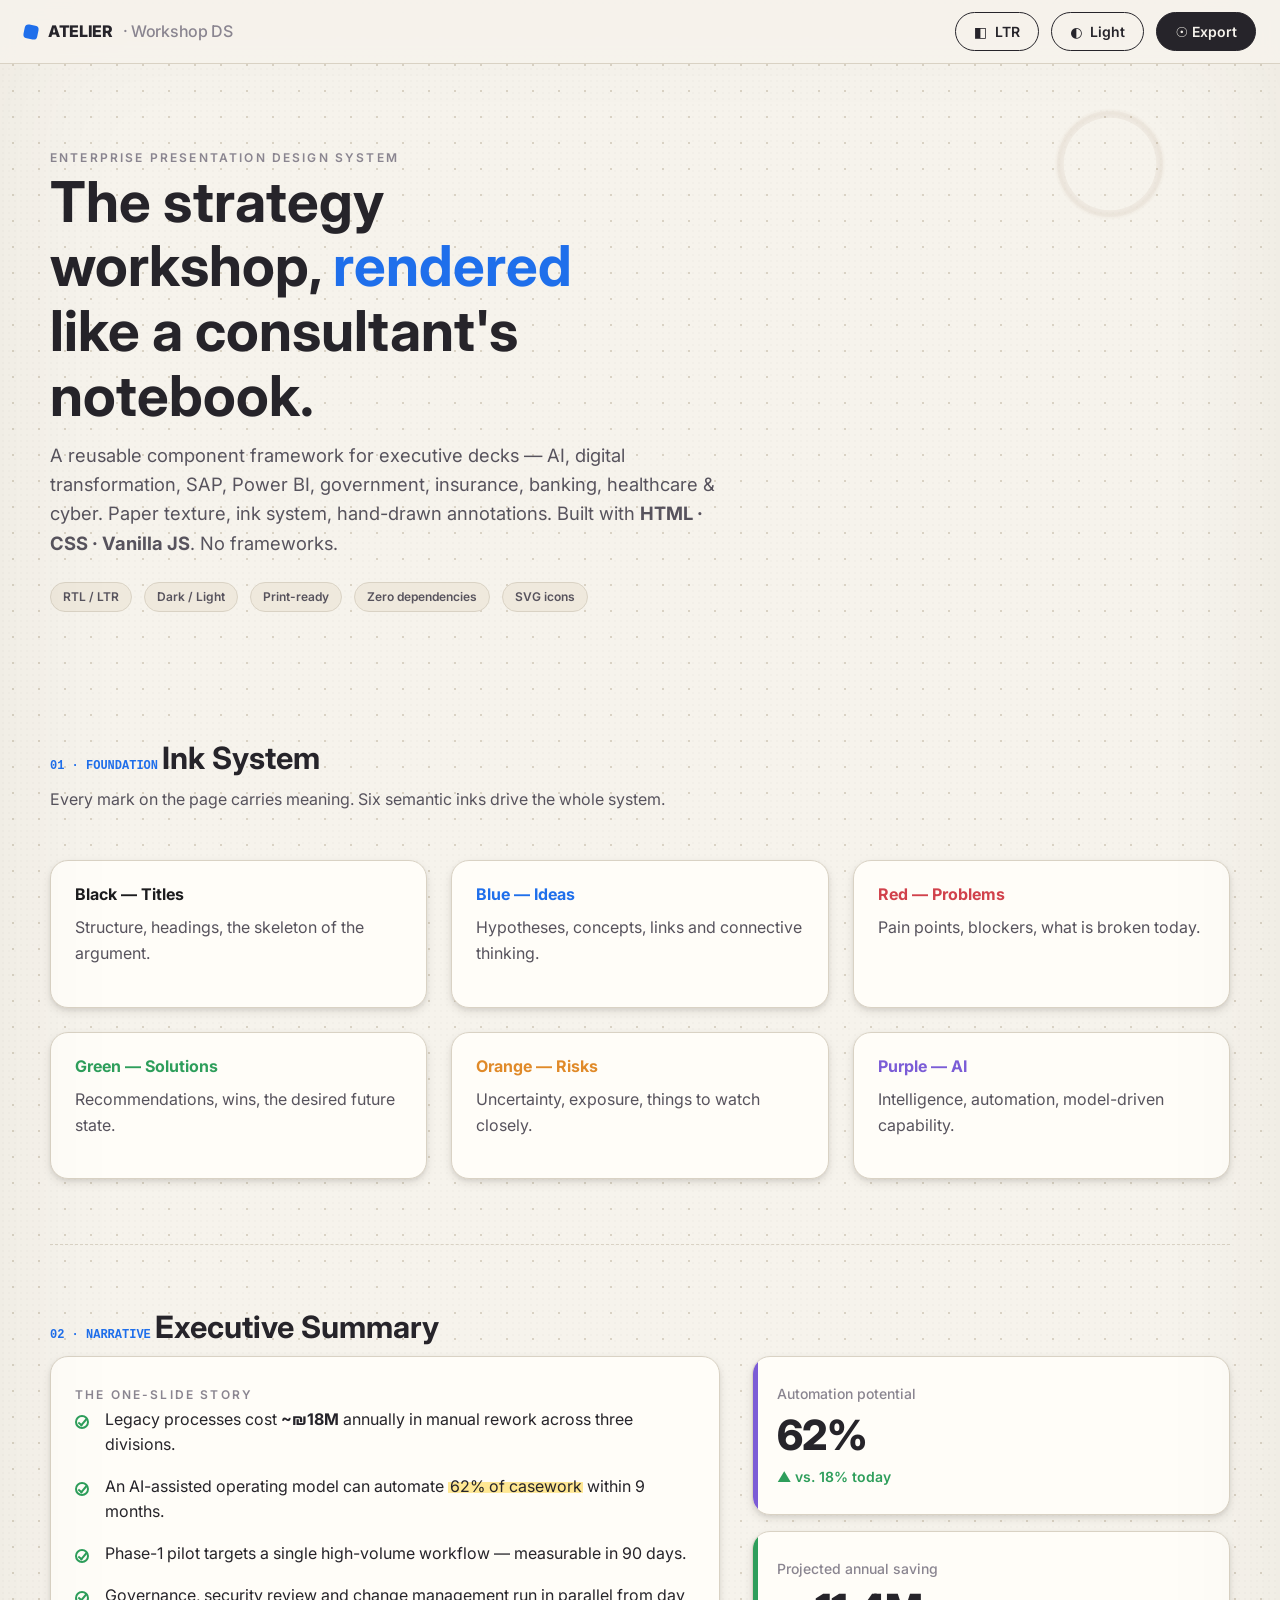
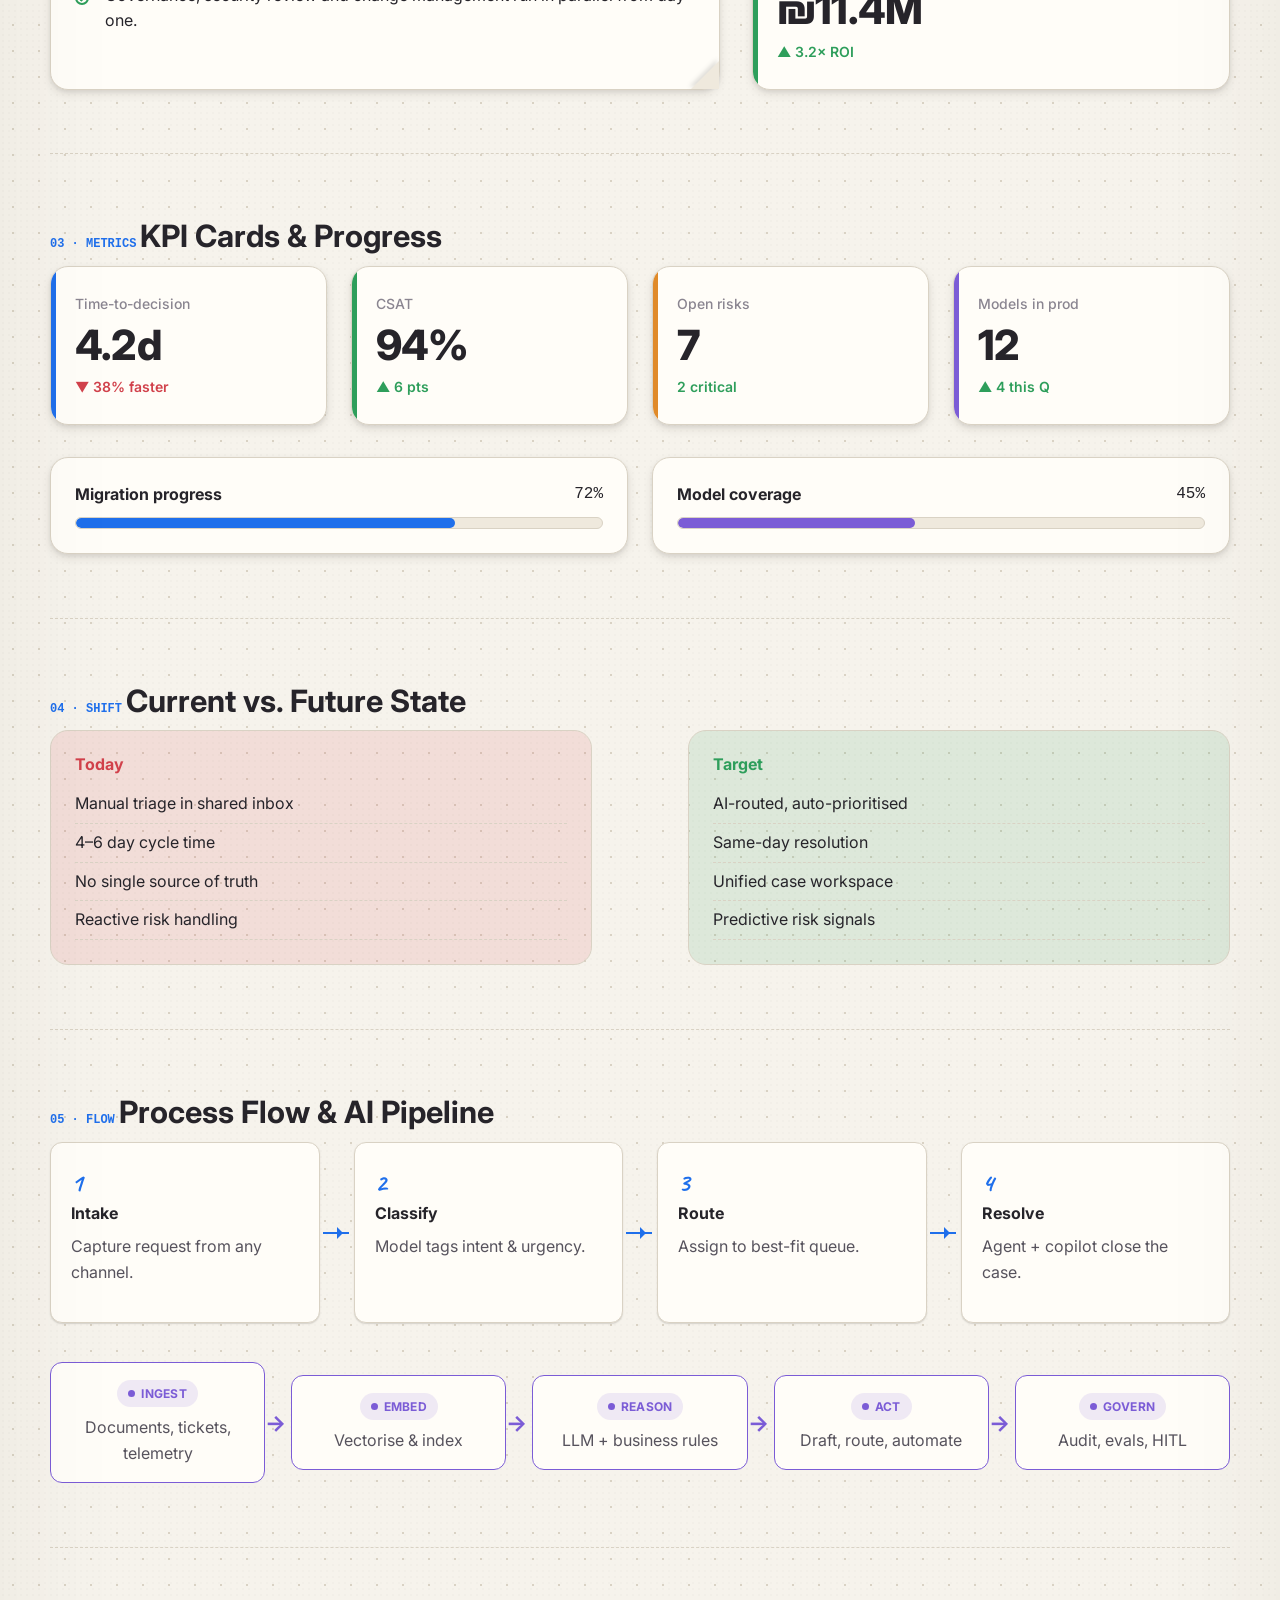
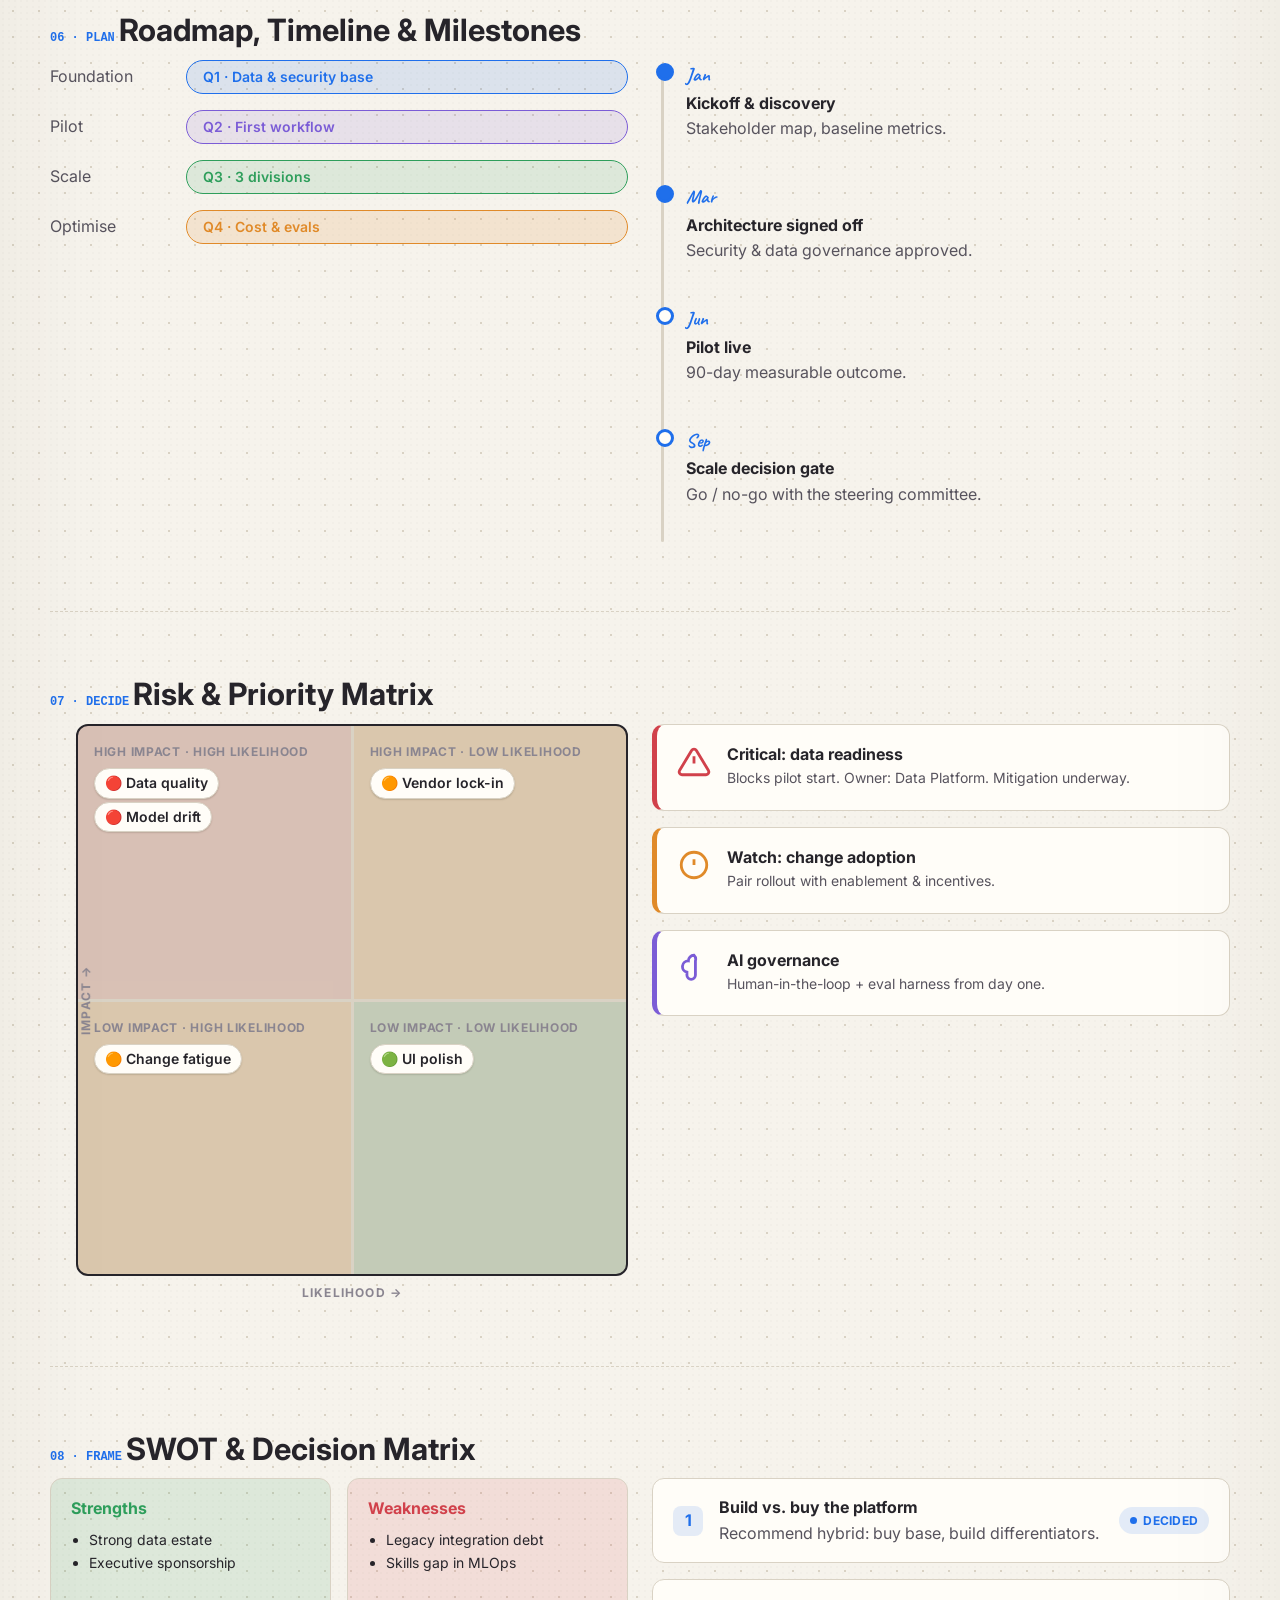
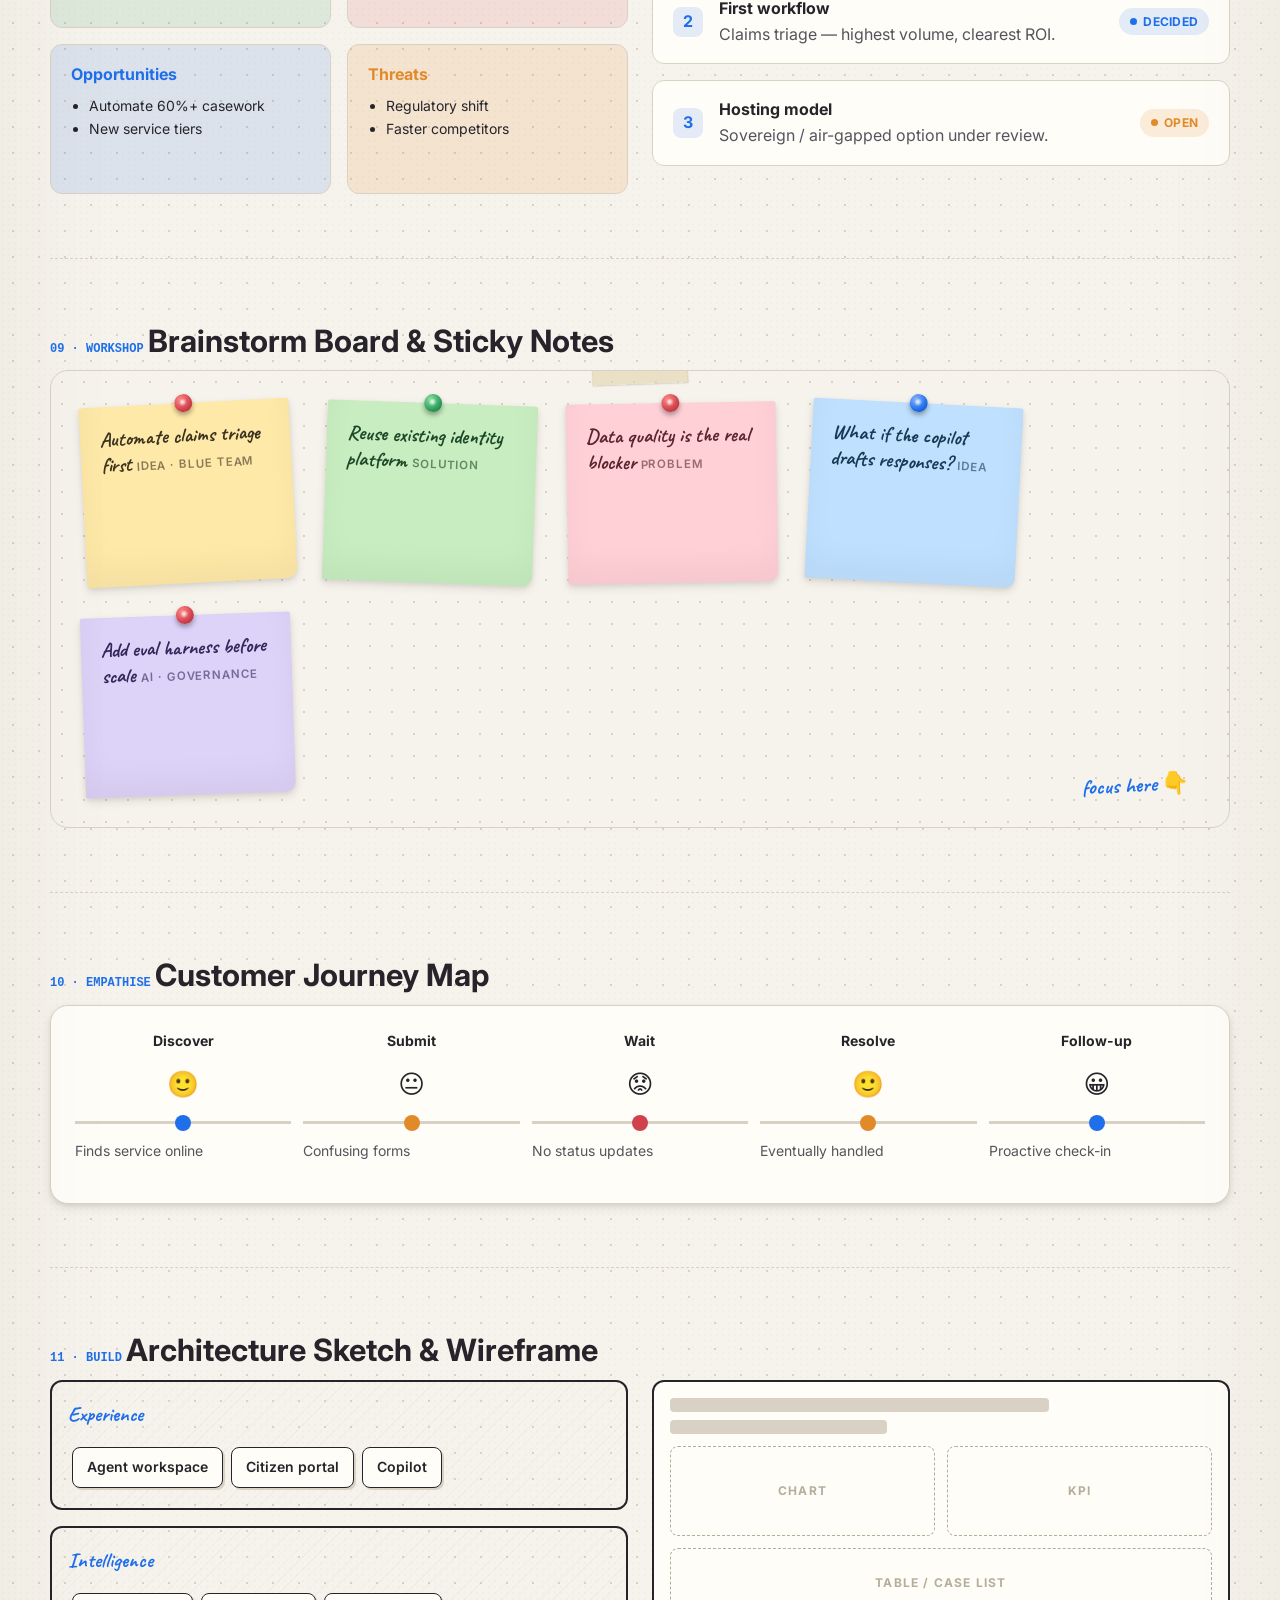
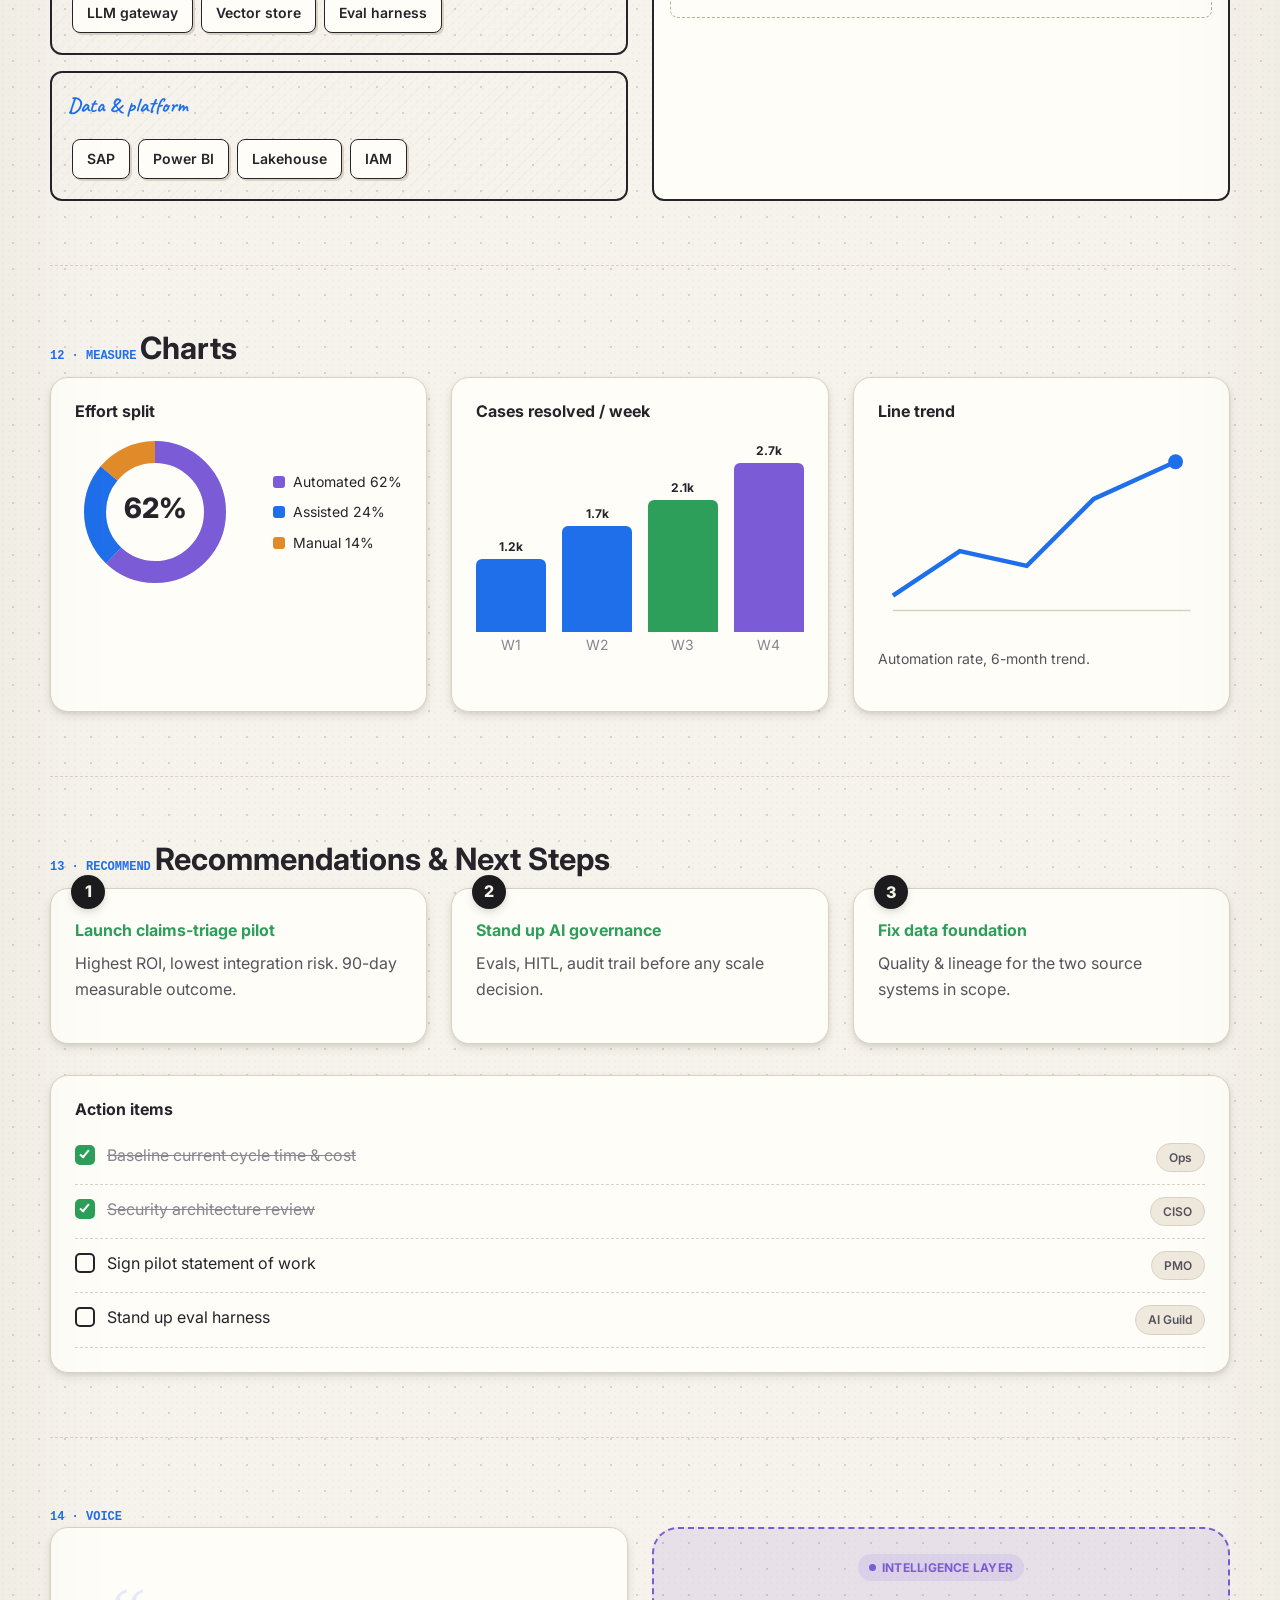
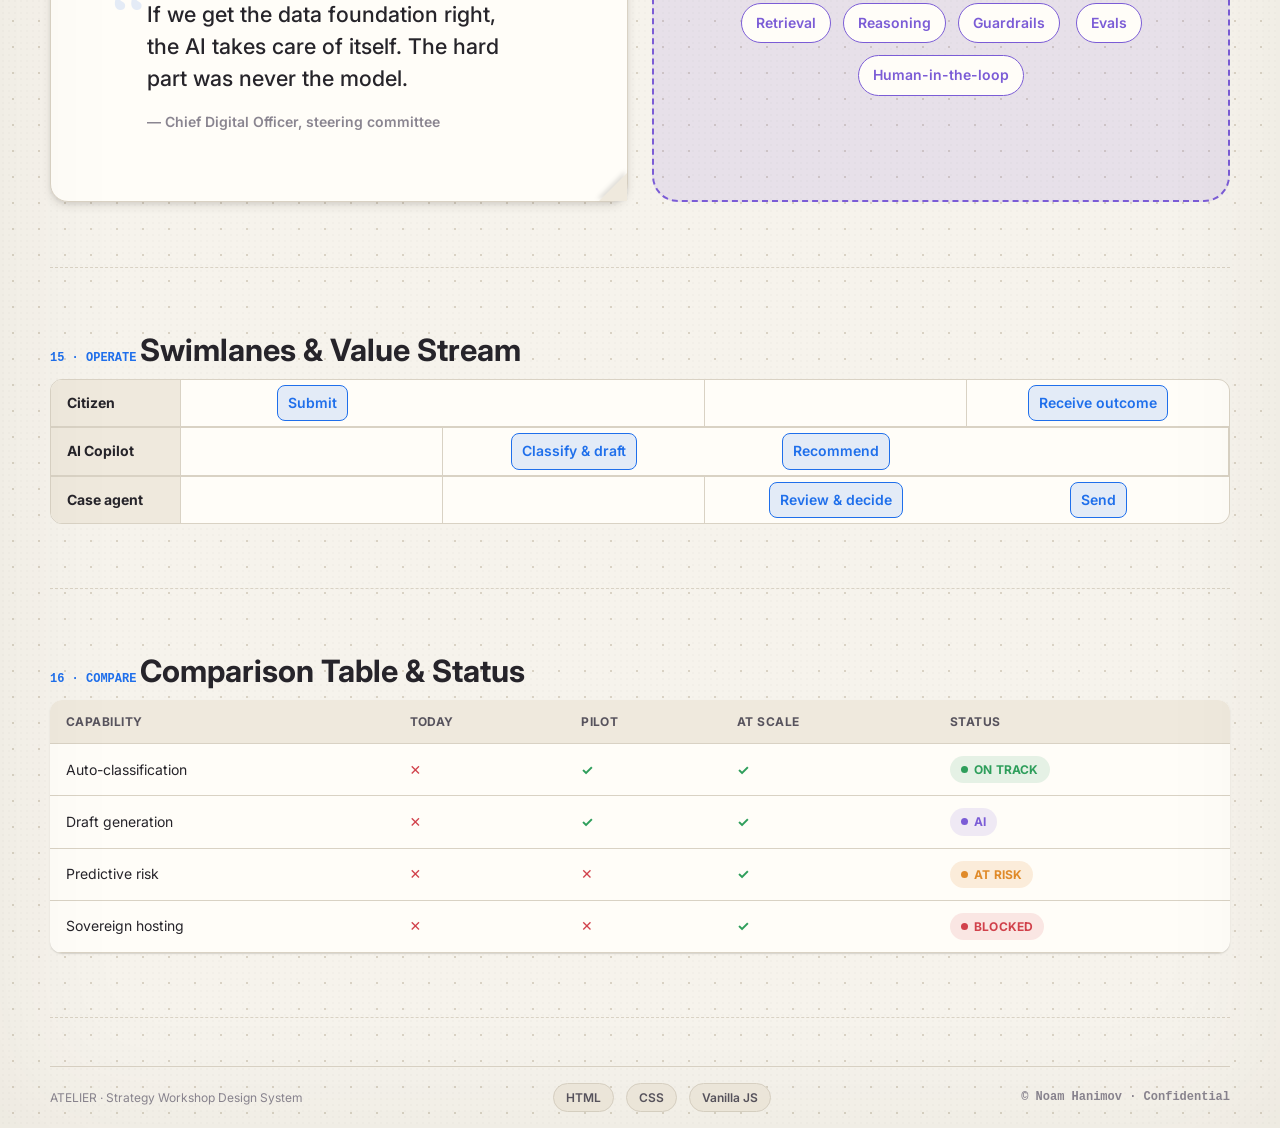
<file: index.html>
<!doctype html>
<html lang="en" dir="ltr" data-theme="light">
<head>
<meta charset="utf-8">
<meta name="viewport" content="width=device-width, initial-scale=1">
<title>ATELIER — Strategy Workshop Design System</title>
<meta name="description" content="Enterprise-grade presentation design system for executive strategy workshops. Handcrafted notebook / whiteboard aesthetic. HTML · CSS · Vanilla JS.">
<link rel="preconnect" href="https://fonts.googleapis.com">
<link rel="preconnect" href="https://fonts.gstatic.com" crossorigin>
<link href="https://fonts.googleapis.com/css2?family=Inter:wght@400;500;600;700;800&family=Caveat:wght@500;600;700&family=Assistant:wght@400;500;600;700;800&display=swap" rel="stylesheet">
<link rel="stylesheet" href="css/tokens.css">
<link rel="stylesheet" href="css/base.css">
<link rel="stylesheet" href="css/paper.css">
<link rel="stylesheet" href="css/animations.css">
<link rel="stylesheet" href="css/components.css">
<link rel="stylesheet" href="css/print.css">
<style>
  .toolbar{ position:sticky; top:0; z-index:50; display:flex; align-items:center; gap:var(--s-3);
    padding:12px 24px; background:color-mix(in srgb, var(--paper) 88%, transparent);
    backdrop-filter:blur(8px); border-bottom:1px solid var(--paper-line); }
  .toolbar .brand{ font-weight:800; letter-spacing:-.02em; display:flex; align-items:center; gap:10px; }
  .toolbar .brand .dot{ width:14px;height:14px;border-radius:4px;background:var(--ink-blue);transform:rotate(12deg); }
  .toolbar .spacer{ margin-inline-start:auto; }
  section.block{ padding:var(--s-16) 0; border-bottom:1px dashed var(--paper-line); }
  .tag{ font-family:var(--font-mono); font-size:var(--fs-xs); color:var(--ink-blue); font-weight:700; }
  .swatch{ height:70px; border-radius:var(--r-sm); display:flex; align-items:flex-end; padding:8px; color:#fff;
    font-size:var(--fs-xs); font-weight:700; box-shadow:var(--sh-1); }
  .board{ position:relative; min-height:360px; padding:var(--s-8); border-radius:var(--r-lg);
    border:1px solid var(--paper-line); overflow:hidden; }
</style>
</head>
<body class="paper-surface">

<header class="toolbar no-print">
  <span class="brand"><span class="dot"></span> ATELIER<span class="muted" style="font-weight:500"> · Workshop DS</span></span>
  <span class="spacer"></span>
  <button class="btn ghost" data-action="dir" title="Toggle text direction">◧ <span data-dir-label>LTR</span></button>
  <button class="btn ghost" data-action="theme" title="Toggle theme">◐ <span data-theme-label>Light</span></button>
  <button class="btn" data-action="print" title="Print / export PDF">☉ Export</button>
</header>

<section class="hero container" data-reveal="up">
  <div class="coffee-stain" style="top:40px; right:60px;"></div>
  <span class="eyebrow hero__kicker">Enterprise Presentation Design System</span>
  <h1>The strategy workshop, <span class="marker-circle auto ink-blue">rendered<svg viewBox="0 0 240 60" preserveAspectRatio="none"><path d="M12,34 C40,8 210,6 228,30 C236,44 190,56 118,55 C44,54 6,46 14,30"/></svg></span> like a consultant's notebook.</h1>
  <p class="hero__lead">A reusable component framework for executive decks — AI, digital transformation, SAP, Power BI, government, insurance, banking, healthcare & cyber. Paper texture, ink system, hand-drawn annotations. Built with <strong>HTML · CSS · Vanilla JS</strong>. No frameworks.</p>
  <div class="cluster" style="margin-top:var(--s-6)">
    <span class="chip">RTL / LTR</span><span class="chip">Dark / Light</span>
    <span class="chip">Print-ready</span><span class="chip">Zero dependencies</span><span class="chip">SVG icons</span>
  </div>
</section>

<section class="block container" id="ink">
  <div class="section-head"><div>
    <span class="tag">01 · FOUNDATION</span>
    <h2 class="slide-title">Ink System
      <svg class="underline" viewBox="0 0 200 12" preserveAspectRatio="none"><path d="M2,8 C60,2 140,2 198,7"/></svg></h2>
    <p class="soft">Every mark on the page carries meaning. Six semantic inks drive the whole system.</p>
  </div></div>
  <div class="grid grid-3" data-reveal="up" data-stagger>
    <div class="card"><h4 class="ink-black">Black — Titles</h4><p class="soft">Structure, headings, the skeleton of the argument.</p></div>
    <div class="card"><h4 class="ink-blue">Blue — Ideas</h4><p class="soft">Hypotheses, concepts, links and connective thinking.</p></div>
    <div class="card"><h4 class="ink-red">Red — Problems</h4><p class="soft">Pain points, blockers, what is broken today.</p></div>
    <div class="card"><h4 class="ink-green">Green — Solutions</h4><p class="soft">Recommendations, wins, the desired future state.</p></div>
    <div class="card"><h4 class="ink-orange">Orange — Risks</h4><p class="soft">Uncertainty, exposure, things to watch closely.</p></div>
    <div class="card"><h4 class="ink-purple">Purple — AI</h4><p class="soft">Intelligence, automation, model-driven capability.</p></div>
  </div>
</section>

<section class="block container" id="exec">
  <span class="tag">02 · NARRATIVE</span>
  <h2 class="slide-title">Executive Summary
    <svg class="underline" viewBox="0 0 200 12" preserveAspectRatio="none"><path d="M2,8 C60,2 140,2 198,7"/></svg></h2>
  <div class="exec-summary" data-reveal="up">
    <div class="card fold-corner">
      <span class="eyebrow">The one-slide story</span>
      <ul class="points">
        <li>Legacy processes cost <strong>~₪18M</strong> annually in manual rework across three divisions.</li>
        <li>An AI-assisted operating model can automate <span class="mark">62% of casework</span> within 9 months.</li>
        <li>Phase-1 pilot targets a single high-volume workflow — measurable in 90 days.</li>
        <li>Governance, security review and change management run in parallel from day one.</li>
      </ul>
    </div>
    <div class="stack">
      <div class="kpi purple"><span class="kpi__label">Automation potential</span>
        <div class="kpi__value" data-count="62" data-suffix="%">0%</div>
        <span class="kpi__delta up">▲ vs. 18% today</span></div>
      <div class="kpi green"><span class="kpi__label">Projected annual saving</span>
        <div class="kpi__value" data-count="11.4" data-prefix="₪" data-suffix="M">₪0M</div>
        <span class="kpi__delta up">▲ 3.2× ROI</span></div>
    </div>
  </div>
</section>

<section class="block container" id="kpi">
  <span class="tag">03 · METRICS</span>
  <h2 class="slide-title">KPI Cards & Progress</h2>
  <div class="grid grid-4" data-reveal="up" data-stagger>
    <div class="kpi"><span class="kpi__label">Time-to-decision</span>
      <div class="kpi__value" data-count="4.2" data-suffix="d">0d</div><span class="kpi__delta down">▼ 38% faster</span></div>
    <div class="kpi green"><span class="kpi__label">CSAT</span>
      <div class="kpi__value" data-count="94" data-suffix="%">0%</div><span class="kpi__delta up">▲ 6 pts</span></div>
    <div class="kpi orange"><span class="kpi__label">Open risks</span>
      <div class="kpi__value" data-count="7">0</div><span class="kpi__delta up">2 critical</span></div>
    <div class="kpi purple"><span class="kpi__label">Models in prod</span>
      <div class="kpi__value" data-count="12">0</div><span class="kpi__delta up">▲ 4 this Q</span></div>
  </div>
  <div class="grid grid-2" style="margin-top:var(--s-8)">
    <div class="card"><div class="cluster" style="justify-content:space-between"><strong>Migration progress</strong><span class="mono">72%</span></div>
      <div class="progress" data-progress="72" style="margin-top:10px"><span></span></div></div>
    <div class="card"><div class="cluster" style="justify-content:space-between"><strong>Model coverage</strong><span class="mono">45%</span></div>
      <div class="progress p" data-progress="45" style="margin-top:10px"><span></span></div></div>
  </div>
</section>

<section class="block container" id="vs">
  <span class="tag">04 · SHIFT</span>
  <h2 class="slide-title">Current vs. Future State</h2>
  <div class="vs" data-reveal="up">
    <div class="vs__col now"><h4 class="ink-red">Today</h4>
      <ul><li>Manual triage in shared inbox</li><li>4–6 day cycle time</li><li>No single source of truth</li><li>Reactive risk handling</li></ul></div>
    <div class="vs__arrow"><svg class="freehand blue auto" viewBox="0 0 56 40"><path d="M4,20 C22,10 34,30 48,20 M40,12 L50,20 L40,28"/></svg></div>
    <div class="vs__col future"><h4 class="ink-green">Target</h4>
      <ul><li>AI-routed, auto-prioritised</li><li>Same-day resolution</li><li>Unified case workspace</li><li>Predictive risk signals</li></ul></div>
  </div>
</section>

<section class="block container" id="flow">
  <span class="tag">05 · FLOW</span>
  <h2 class="slide-title">Process Flow & AI Pipeline</h2>
  <div class="flow" data-reveal="up" data-stagger>
    <div class="flow__step"><span class="flow__num">1</span><h4>Intake</h4><p class="soft">Capture request from any channel.</p></div>
    <div class="flow__step"><span class="flow__num">2</span><h4>Classify</h4><p class="soft">Model tags intent & urgency.</p></div>
    <div class="flow__step"><span class="flow__num">3</span><h4>Route</h4><p class="soft">Assign to best-fit queue.</p></div>
    <div class="flow__step"><span class="flow__num">4</span><h4>Resolve</h4><p class="soft">Agent + copilot close the case.</p></div>
  </div>
  <div class="pipeline" style="margin-top:var(--s-10)" data-reveal="up">
    <div class="pipeline__stage"><span class="badge ai">Ingest</span><p class="soft" style="margin:8px 0 0">Documents, tickets, telemetry</p></div>
    <div class="pipeline__stage"><span class="badge ai">Embed</span><p class="soft" style="margin:8px 0 0">Vectorise & index</p></div>
    <div class="pipeline__stage"><span class="badge ai">Reason</span><p class="soft" style="margin:8px 0 0">LLM + business rules</p></div>
    <div class="pipeline__stage"><span class="badge ai">Act</span><p class="soft" style="margin:8px 0 0">Draft, route, automate</p></div>
    <div class="pipeline__stage"><span class="badge ai">Govern</span><p class="soft" style="margin:8px 0 0">Audit, evals, HITL</p></div>
  </div>
</section>

<section class="block container" id="roadmap">
  <span class="tag">06 · PLAN</span>
  <h2 class="slide-title">Roadmap, Timeline & Milestones</h2>
  <div class="grid grid-2" data-reveal="up">
    <div class="stack">
      <div class="roadmap">
        <div class="roadmap__lane"><span class="soft">Foundation</span><div class="roadmap__bar">Q1 · Data & security base</div></div>
        <div class="roadmap__lane"><span class="soft">Pilot</span><div class="roadmap__bar p">Q2 · First workflow</div></div>
        <div class="roadmap__lane"><span class="soft">Scale</span><div class="roadmap__bar g">Q3 · 3 divisions</div></div>
        <div class="roadmap__lane"><span class="soft">Optimise</span><div class="roadmap__bar o">Q4 · Cost & evals</div></div>
      </div>
    </div>
    <div class="timeline">
      <div class="timeline__item done"><div class="timeline__date">Jan</div><strong>Kickoff & discovery</strong><p class="soft">Stakeholder map, baseline metrics.</p></div>
      <div class="timeline__item done"><div class="timeline__date">Mar</div><strong>Architecture signed off</strong><p class="soft">Security & data governance approved.</p></div>
      <div class="timeline__item"><div class="timeline__date">Jun</div><strong>Pilot live</strong><p class="soft">90-day measurable outcome.</p></div>
      <div class="timeline__item"><div class="timeline__date">Sep</div><strong>Scale decision gate</strong><p class="soft">Go / no-go with the steering committee.</p></div>
    </div>
  </div>
</section>

<section class="block container" id="matrix">
  <span class="tag">07 · DECIDE</span>
  <h2 class="slide-title">Risk & Priority Matrix</h2>
  <div class="grid grid-2" data-reveal="up">
    <div class="matrix-wrap">
      <div class="matrix">
        <div class="cell hi"><h5>High impact · High likelihood</h5><span class="dot">🔴 Data quality</span><span class="dot">🔴 Model drift</span></div>
        <div class="cell mid"><h5>High impact · Low likelihood</h5><span class="dot">🟠 Vendor lock-in</span></div>
        <div class="cell mid"><h5>Low impact · High likelihood</h5><span class="dot">🟠 Change fatigue</span></div>
        <div class="cell lo"><h5>Low impact · Low likelihood</h5><span class="dot">🟢 UI polish</span></div>
      </div>
      <div class="lbl-x">Likelihood →</div><div class="lbl-y">Impact →</div>
    </div>
    <div class="stack">
      <div class="callout stop"><svg class="ico" viewBox="0 0 24 24" fill="none" stroke="currentColor" stroke-width="2"><path d="M12 8v5M12 17h.01M10.3 3.9 1.8 18a2 2 0 0 0 1.7 3h17a2 2 0 0 0 1.7-3L13.7 3.9a2 2 0 0 0-3.4 0Z"/></svg>
        <div><h4>Critical: data readiness</h4><p>Blocks pilot start. Owner: Data Platform. Mitigation underway.</p></div></div>
      <div class="callout warn"><svg class="ico" viewBox="0 0 24 24" fill="none" stroke="currentColor" stroke-width="2"><circle cx="12" cy="12" r="9"/><path d="M12 8v4M12 16h.01"/></svg>
        <div><h4>Watch: change adoption</h4><p>Pair rollout with enablement & incentives.</p></div></div>
      <div class="callout ai"><svg class="ico" viewBox="0 0 24 24" fill="none" stroke="currentColor" stroke-width="2"><path d="M12 3a4 4 0 0 0-4 4 4 4 0 0 0-1 7.9V17a3 3 0 0 0 6 0V7a4 4 0 0 0-1-4Z"/></svg>
        <div><h4>AI governance</h4><p>Human-in-the-loop + eval harness from day one.</p></div></div>
    </div>
  </div>
</section>

<section class="block container" id="swot">
  <span class="tag">08 · FRAME</span>
  <h2 class="slide-title">SWOT & Decision Matrix</h2>
  <div class="grid grid-2" data-reveal="up">
    <div class="swot">
      <div class="swot__q s"><h4 class="ink-green">Strengths</h4><ul><li>Strong data estate</li><li>Executive sponsorship</li></ul></div>
      <div class="swot__q w"><h4 class="ink-red">Weaknesses</h4><ul><li>Legacy integration debt</li><li>Skills gap in MLOps</li></ul></div>
      <div class="swot__q o"><h4 class="ink-blue">Opportunities</h4><ul><li>Automate 60%+ casework</li><li>New service tiers</li></ul></div>
      <div class="swot__q t"><h4 class="ink-orange">Threats</h4><ul><li>Regulatory shift</li><li>Faster competitors</li></ul></div>
    </div>
    <div class="stack">
      <div class="decision"><span class="num">1</span><div><strong>Build vs. buy the platform</strong><p class="soft" style="margin:0">Recommend hybrid: buy base, build differentiators.</p></div><span class="badge done">Decided</span></div>
      <div class="decision"><span class="num">2</span><div><strong>First workflow</strong><p class="soft" style="margin:0">Claims triage — highest volume, clearest ROI.</p></div><span class="badge done">Decided</span></div>
      <div class="decision"><span class="num">3</span><div><strong>Hosting model</strong><p class="soft" style="margin:0">Sovereign / air-gapped option under review.</p></div><span class="badge at-risk">Open</span></div>
    </div>
  </div>
</section>

<section class="block container" id="canvas">
  <span class="tag">09 · WORKSHOP</span>
  <h2 class="slide-title">Brainstorm Board & Sticky Notes</h2>
  <div class="board surf-dotgrid" data-reveal="up">
    <span class="tape tc"></span>
    <div class="cluster" style="gap:var(--s-8); align-items:flex-start">
      <div class="sticky" style="--rot:-3deg"><span class="pin"></span>Automate claims triage first <span class="meta">Idea · Blue team</span></div>
      <div class="sticky green" style="--rot:2deg"><span class="pin green"></span>Reuse existing identity platform <span class="meta">Solution</span></div>
      <div class="sticky pink" style="--rot:-1deg"><span class="pin"></span>Data quality is the real blocker <span class="meta">Problem</span></div>
      <div class="sticky blue" style="--rot:3deg"><span class="pin blue"></span>What if the copilot drafts responses? <span class="meta">Idea</span></div>
      <div class="sticky purple" style="--rot:-2deg"><span class="pin"></span>Add eval harness before scale <span class="meta">AI · Governance</span></div>
    </div>
    <div class="annot blue" style="position:absolute; right:40px; bottom:30px;">focus here 👇</div>
  </div>
</section>

<section class="block container" id="journey">
  <span class="tag">10 · EMPATHISE</span>
  <h2 class="slide-title">Customer Journey Map</h2>
  <div class="card" data-reveal="up">
    <div class="journey">
      <div class="journey__stage"><h5>Discover</h5><div class="journey__emote">🙂</div><div class="journey__line"><div class="journey__pt"></div></div><p class="soft" style="font-size:var(--fs-sm)">Finds service online</p></div>
      <div class="journey__stage"><h5>Submit</h5><div class="journey__emote">😐</div><div class="journey__line"><div class="journey__pt mid"></div></div><p class="soft" style="font-size:var(--fs-sm)">Confusing forms</p></div>
      <div class="journey__stage"><h5>Wait</h5><div class="journey__emote">😟</div><div class="journey__line"><div class="journey__pt low"></div></div><p class="soft" style="font-size:var(--fs-sm)">No status updates</p></div>
      <div class="journey__stage"><h5>Resolve</h5><div class="journey__emote">🙂</div><div class="journey__line"><div class="journey__pt mid"></div></div><p class="soft" style="font-size:var(--fs-sm)">Eventually handled</p></div>
      <div class="journey__stage"><h5>Follow-up</h5><div class="journey__emote">😀</div><div class="journey__line"><div class="journey__pt"></div></div><p class="soft" style="font-size:var(--fs-sm)">Proactive check-in</p></div>
    </div>
  </div>
</section>

<section class="block container" id="arch">
  <span class="tag">11 · BUILD</span>
  <h2 class="slide-title">Architecture Sketch & Wireframe</h2>
  <div class="grid grid-2" data-reveal="up">
    <div class="arch">
      <div class="arch__tier"><h5>Experience</h5><span class="arch__box">Agent workspace</span><span class="arch__box">Citizen portal</span><span class="arch__box">Copilot</span></div>
      <div class="arch__tier"><h5>Intelligence</h5><span class="arch__box">LLM gateway</span><span class="arch__box">Vector store</span><span class="arch__box">Eval harness</span></div>
      <div class="arch__tier"><h5>Data & platform</h5><span class="arch__box">SAP</span><span class="arch__box">Power BI</span><span class="arch__box">Lakehouse</span><span class="arch__box">IAM</span></div>
    </div>
    <div class="wire">
      <div class="wire__bar md"></div><div class="wire__bar sm"></div>
      <div class="grid grid-2" style="gap:var(--s-3); margin:var(--s-3) 0">
        <div class="wire__block">Chart</div><div class="wire__block">KPI</div>
      </div>
      <div class="wire__block" style="height:70px">Table / case list</div>
    </div>
  </div>
</section>

<section class="block container" id="charts">
  <span class="tag">12 · MEASURE</span>
  <h2 class="slide-title">Charts</h2>
  <div class="grid grid-3" data-reveal="up">
    <div class="chart-card">
      <h4>Effort split</h4>
      <div class="cluster" style="gap:var(--s-6); justify-content:space-between">
        <div class="donut" data-donut='[{"value":62,"color":"#7b5cd6"},{"value":24,"color":"#1f6feb"},{"value":14,"color":"#e08a29"}]' data-center="62%"></div>
        <div class="legend"><span><i style="background:#7b5cd6"></i>Automated 62%</span><span><i style="background:#1f6feb"></i>Assisted 24%</span><span><i style="background:#e08a29"></i>Manual 14%</span></div>
      </div>
    </div>
    <div class="chart-card">
      <h4>Cases resolved / week</h4>
      <div class="bars">
        <div class="bar" style="--h:40%"><span>1.2k</span><small>W1</small></div>
        <div class="bar" style="--h:58%;background:var(--ink-blue)"><span>1.7k</span><small>W2</small></div>
        <div class="bar" style="--h:72%;background:var(--ink-green)"><span>2.1k</span><small>W3</small></div>
        <div class="bar" style="--h:92%;background:var(--ink-purple)"><span>2.7k</span><small>W4</small></div>
      </div>
    </div>
    <div class="chart-card">
      <h4>Line trend</h4>
      <svg viewBox="0 0 220 140" style="width:100%">
        <polyline fill="none" stroke="var(--paper-line)" stroke-width="1" points="10,120 210,120"/>
        <polyline class="freehand auto" fill="none" stroke="var(--ink-blue)" stroke-width="3" points="10,110 55,80 100,90 145,45 200,20"/>
        <circle cx="200" cy="20" r="5" fill="var(--ink-blue)"/>
      </svg>
      <p class="soft" style="font-size:var(--fs-sm)">Automation rate, 6-month trend.</p>
    </div>
  </div>
</section>

<section class="block container" id="reco">
  <span class="tag">13 · RECOMMEND</span>
  <h2 class="slide-title">Recommendations & Next Steps</h2>
  <div class="grid grid-3" data-reveal="up" data-stagger>
    <div class="reco"><span class="reco__rank">1</span><h4 class="ink-green">Launch claims-triage pilot</h4><p class="soft">Highest ROI, lowest integration risk. 90-day measurable outcome.</p></div>
    <div class="reco"><span class="reco__rank">2</span><h4 class="ink-green">Stand up AI governance</h4><p class="soft">Evals, HITL, audit trail before any scale decision.</p></div>
    <div class="reco"><span class="reco__rank">3</span><h4 class="ink-green">Fix data foundation</h4><p class="soft">Quality & lineage for the two source systems in scope.</p></div>
  </div>
  <div class="card" style="margin-top:var(--s-8)">
    <h4>Action items</h4>
    <div class="action done"><span class="box"></span><span class="txt">Baseline current cycle time & cost</span><span class="owner chip">Ops</span></div>
    <div class="action done"><span class="box"></span><span class="txt">Security architecture review</span><span class="owner chip">CISO</span></div>
    <div class="action"><span class="box"></span><span class="txt">Sign pilot statement of work</span><span class="owner chip">PMO</span></div>
    <div class="action"><span class="box"></span><span class="txt">Stand up eval harness</span><span class="owner chip">AI Guild</span></div>
  </div>
</section>

<section class="block container" id="misc">
  <span class="tag">14 · VOICE</span>
  <div class="grid grid-2" data-reveal="up">
    <div class="card fold-corner"><blockquote class="quote">If we get the data foundation right, the AI takes care of itself. The hard part was never the model.
      <cite>— Chief Digital Officer, steering committee</cite></blockquote></div>
    <div class="ai-brain floaty">
      <span class="badge ai">Intelligence layer</span>
      <div style="margin-top:var(--s-4)">
        <span class="node">Retrieval</span><span class="node">Reasoning</span><span class="node">Guardrails</span>
        <span class="node">Evals</span><span class="node">Human-in-the-loop</span>
      </div>
    </div>
  </div>
</section>

<section class="block container" id="swim">
  <span class="tag">15 · OPERATE</span>
  <h2 class="slide-title">Swimlanes & Value Stream</h2>
  <div class="swimlane" data-reveal="up">
    <div class="swimlane__row"><div class="lane">Citizen</div><div class="node">Submit</div><div></div><div></div><div class="node">Receive outcome</div></div>
    <div class="swimlane__row"><div class="lane">AI Copilot</div><div></div><div class="node">Classify & draft</div><div class="node">Recommend</div><div></div></div>
    <div class="swimlane__row"><div class="lane">Case agent</div><div></div><div></div><div class="node">Review & decide</div><div class="node">Send</div></div>
  </div>
</section>

<section class="block container" id="table">
  <span class="tag">16 · COMPARE</span>
  <h2 class="slide-title">Comparison Table & Status</h2>
  <table class="tbl" data-reveal="up">
    <thead><tr><th>Capability</th><th>Today</th><th>Pilot</th><th>At scale</th><th>Status</th></tr></thead>
    <tbody>
      <tr><td>Auto-classification</td><td><span class="cross">✕</span></td><td><span class="tick">✓</span></td><td><span class="tick">✓</span></td><td><span class="badge on-track">On track</span></td></tr>
      <tr><td>Draft generation</td><td><span class="cross">✕</span></td><td><span class="tick">✓</span></td><td><span class="tick">✓</span></td><td><span class="badge ai">AI</span></td></tr>
      <tr><td>Predictive risk</td><td><span class="cross">✕</span></td><td><span class="cross">✕</span></td><td><span class="tick">✓</span></td><td><span class="badge at-risk">At risk</span></td></tr>
      <tr><td>Sovereign hosting</td><td><span class="cross">✕</span></td><td><span class="cross">✕</span></td><td><span class="tick">✓</span></td><td><span class="badge blocked">Blocked</span></td></tr>
    </tbody>
  </table>
</section>

<footer class="container">
  <div class="slide-footer">
    <span>ATELIER · Strategy Workshop Design System</span>
    <span class="cluster"><span class="chip">HTML</span><span class="chip">CSS</span><span class="chip">Vanilla JS</span></span>
    <span class="page-num">© Noam Hanimov · Confidential</span>
  </div>
</footer>

<script src="js/main.js"></script>
</body>
</html>
</file>
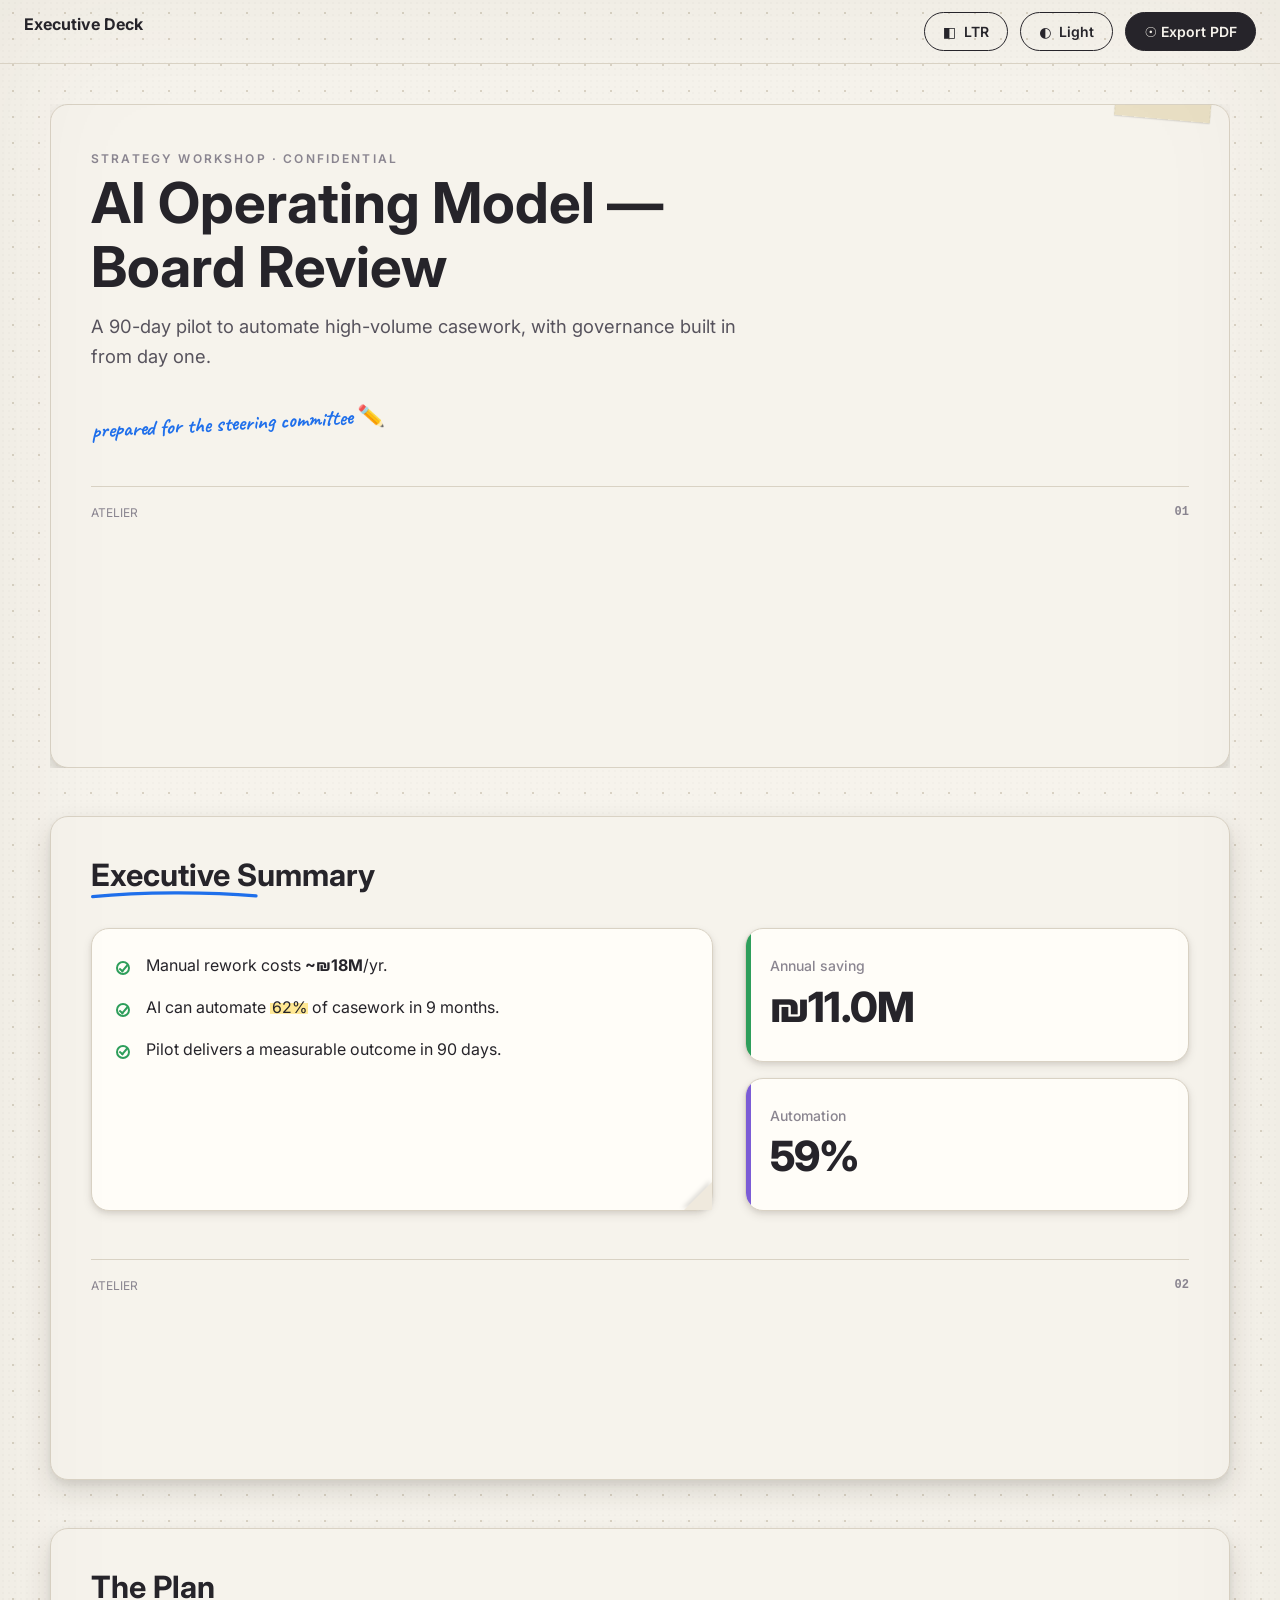
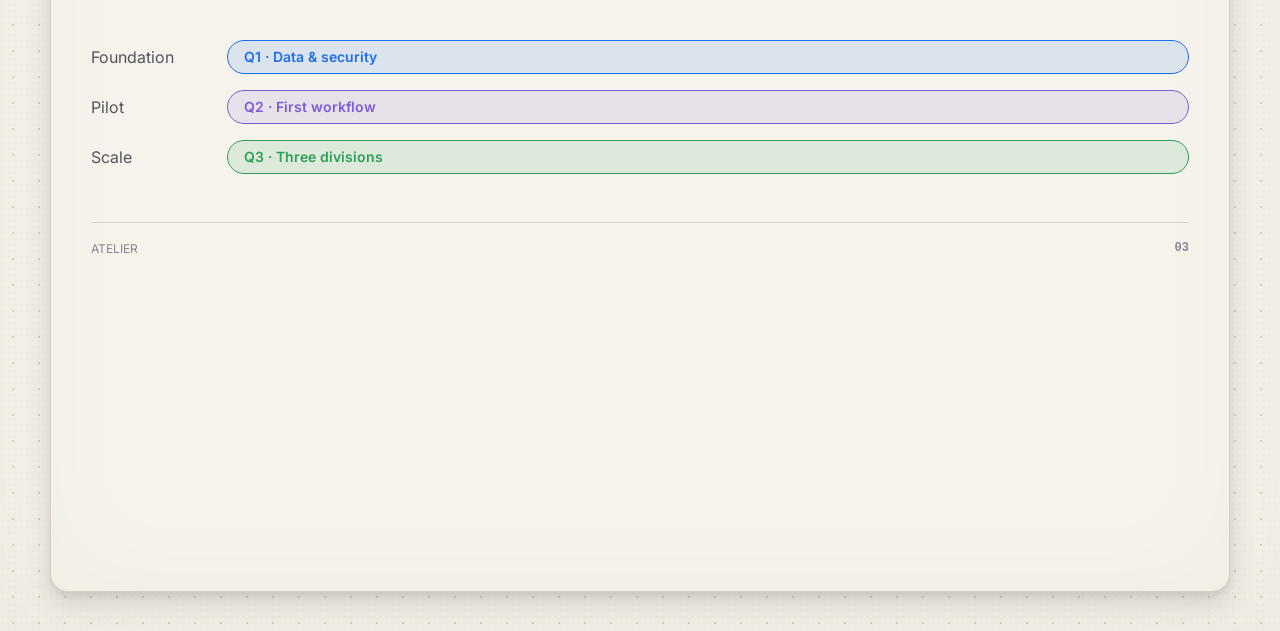
<file: templates/executive-deck.html>
<!doctype html>
<html lang="en" dir="ltr" data-theme="light">
<head>
<meta charset="utf-8">
<meta name="viewport" content="width=device-width, initial-scale=1">
<title>Executive Deck — ATELIER template</title>
<link href="https://fonts.googleapis.com/css2?family=Inter:wght@400;500;600;700;800&family=Caveat:wght@600;700&family=Assistant:wght@400;600;700;800&display=swap" rel="stylesheet">
<link rel="stylesheet" href="../css/tokens.css">
<link rel="stylesheet" href="../css/base.css">
<link rel="stylesheet" href="../css/paper.css">
<link rel="stylesheet" href="../css/animations.css">
<link rel="stylesheet" href="../css/components.css">
<link rel="stylesheet" href="../css/print.css">
</head>
<body class="paper-surface">
<header class="toolbar no-print" style="position:sticky;top:0;z-index:50;display:flex;gap:12px;padding:12px 24px;border-bottom:1px solid var(--paper-line)">
  <strong>Executive Deck</strong><span style="margin-inline-start:auto"></span>
  <button class="btn ghost" data-action="dir">◧ <span data-dir-label>LTR</span></button>
  <button class="btn ghost" data-action="theme">◐ <span data-theme-label>Light</span></button>
  <button class="btn" data-action="print">☉ Export PDF</button>
</header>

<main class="container deck" style="padding-block:var(--s-10)">

  <!-- SLIDE 1 · Title -->
  <section class="slide surf-dotgrid" data-reveal="paper">
    <span class="tape tr"></span>
    <span class="eyebrow">Strategy Workshop · Confidential</span>
    <h1 style="font-size:var(--fs-hero);max-width:18ch">AI Operating Model — Board Review</h1>
    <p class="hero__lead">A 90-day pilot to automate high-volume casework, with governance built in from day one.</p>
    <div class="annot blue" style="margin-top:var(--s-6)">prepared for the steering committee ✏️</div>
    <div class="slide-footer"><span>ATELIER</span><span class="page-num">01</span></div>
  </section>

  <!-- SLIDE 2 · Executive summary -->
  <section class="slide" data-reveal="up">
    <h2 class="slide-title">Executive Summary
      <svg class="underline" viewBox="0 0 200 12" preserveAspectRatio="none"><path d="M2,8 C60,2 140,2 198,7"/></svg></h2>
    <div class="exec-summary" style="margin-top:var(--s-6)">
      <div class="card fold-corner"><ul class="points">
        <li>Manual rework costs <strong>~₪18M</strong>/yr.</li>
        <li>AI can automate <span class="mark">62%</span> of casework in 9 months.</li>
        <li>Pilot delivers a measurable outcome in 90 days.</li>
      </ul></div>
      <div class="stack">
        <div class="kpi green"><span class="kpi__label">Annual saving</span><div class="kpi__value" data-count="11.4" data-prefix="₪" data-suffix="M">₪0M</div></div>
        <div class="kpi purple"><span class="kpi__label">Automation</span><div class="kpi__value" data-count="62" data-suffix="%">0%</div></div>
      </div>
    </div>
    <div class="slide-footer"><span>ATELIER</span><span class="page-num">02</span></div>
  </section>

  <!-- SLIDE 3 · Roadmap -->
  <section class="slide" data-reveal="up">
    <h2 class="slide-title">The Plan</h2>
    <div class="roadmap" style="margin-top:var(--s-6)">
      <div class="roadmap__lane"><span class="soft">Foundation</span><div class="roadmap__bar">Q1 · Data & security</div></div>
      <div class="roadmap__lane"><span class="soft">Pilot</span><div class="roadmap__bar p">Q2 · First workflow</div></div>
      <div class="roadmap__lane"><span class="soft">Scale</span><div class="roadmap__bar g">Q3 · Three divisions</div></div>
    </div>
    <div class="slide-footer"><span>ATELIER</span><span class="page-num">03</span></div>
  </section>

</main>
<script src="../js/main.js"></script>
</body>
</html>
</file>
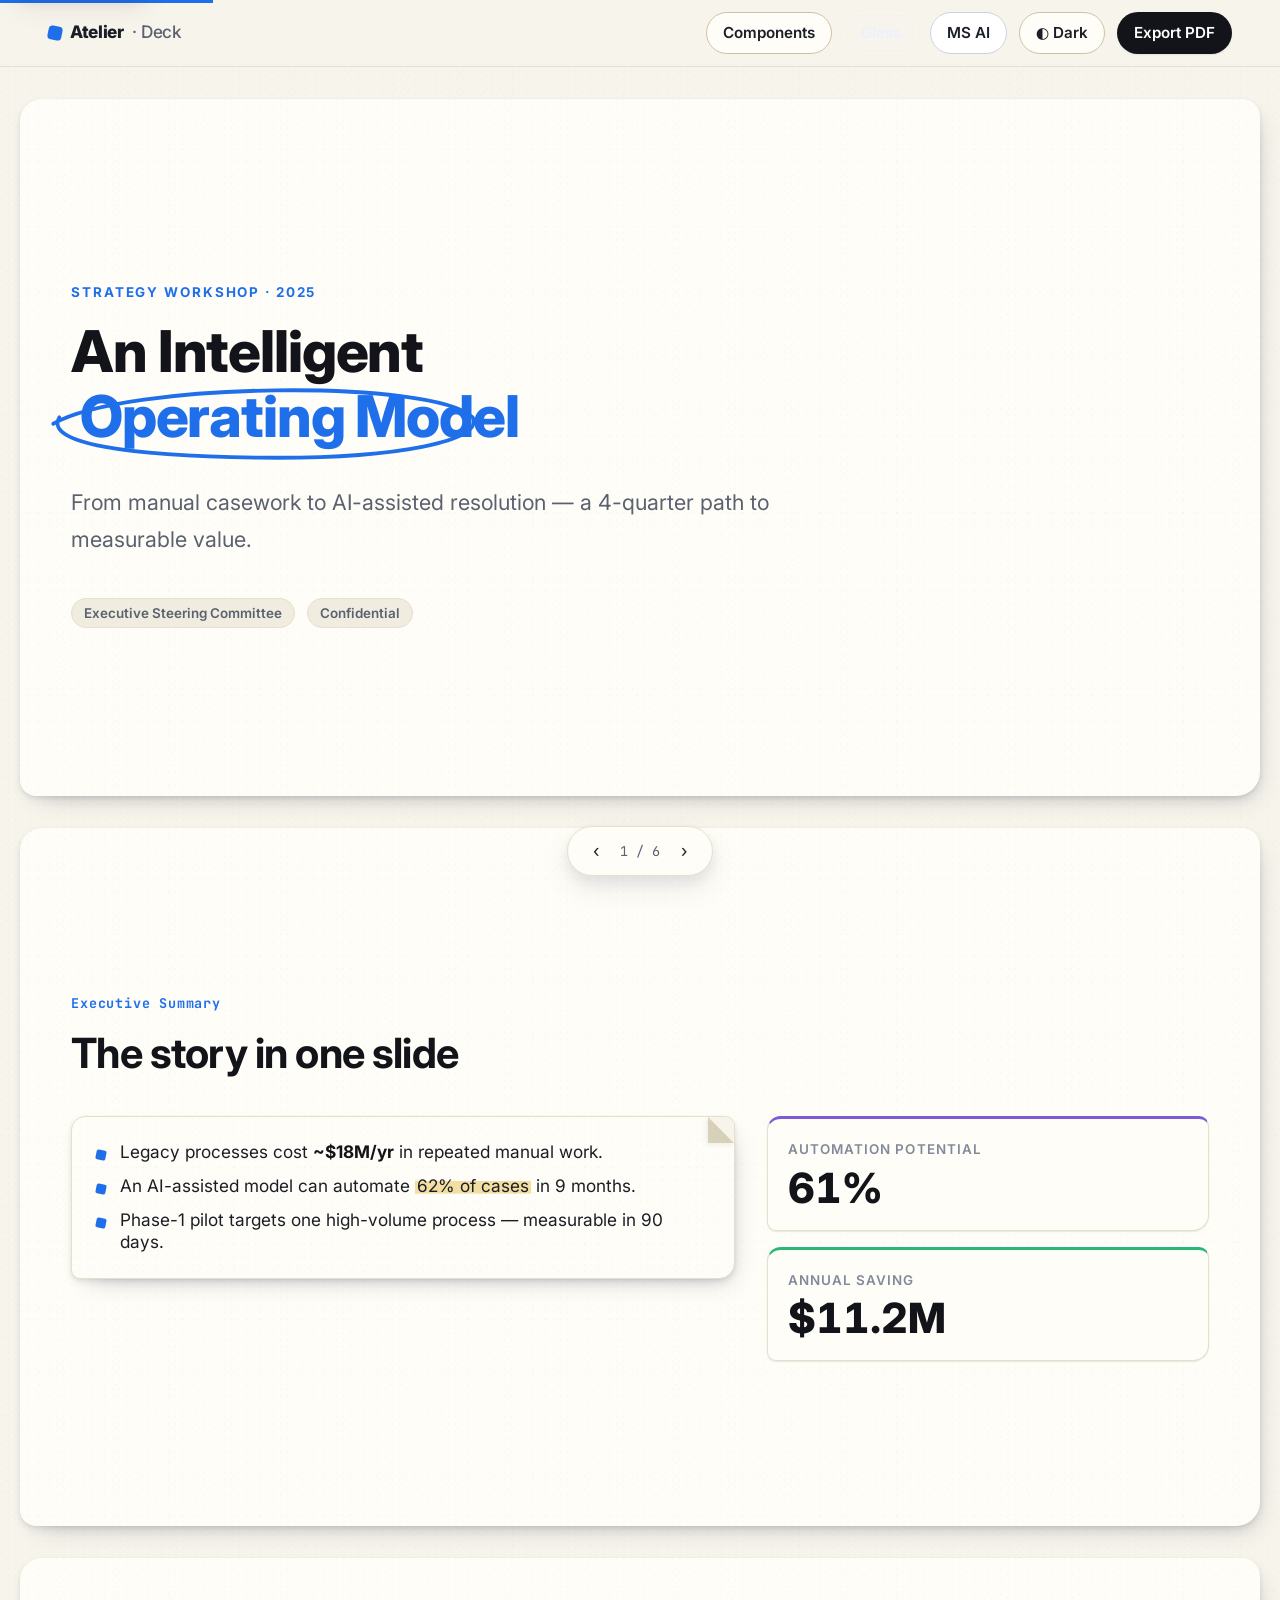
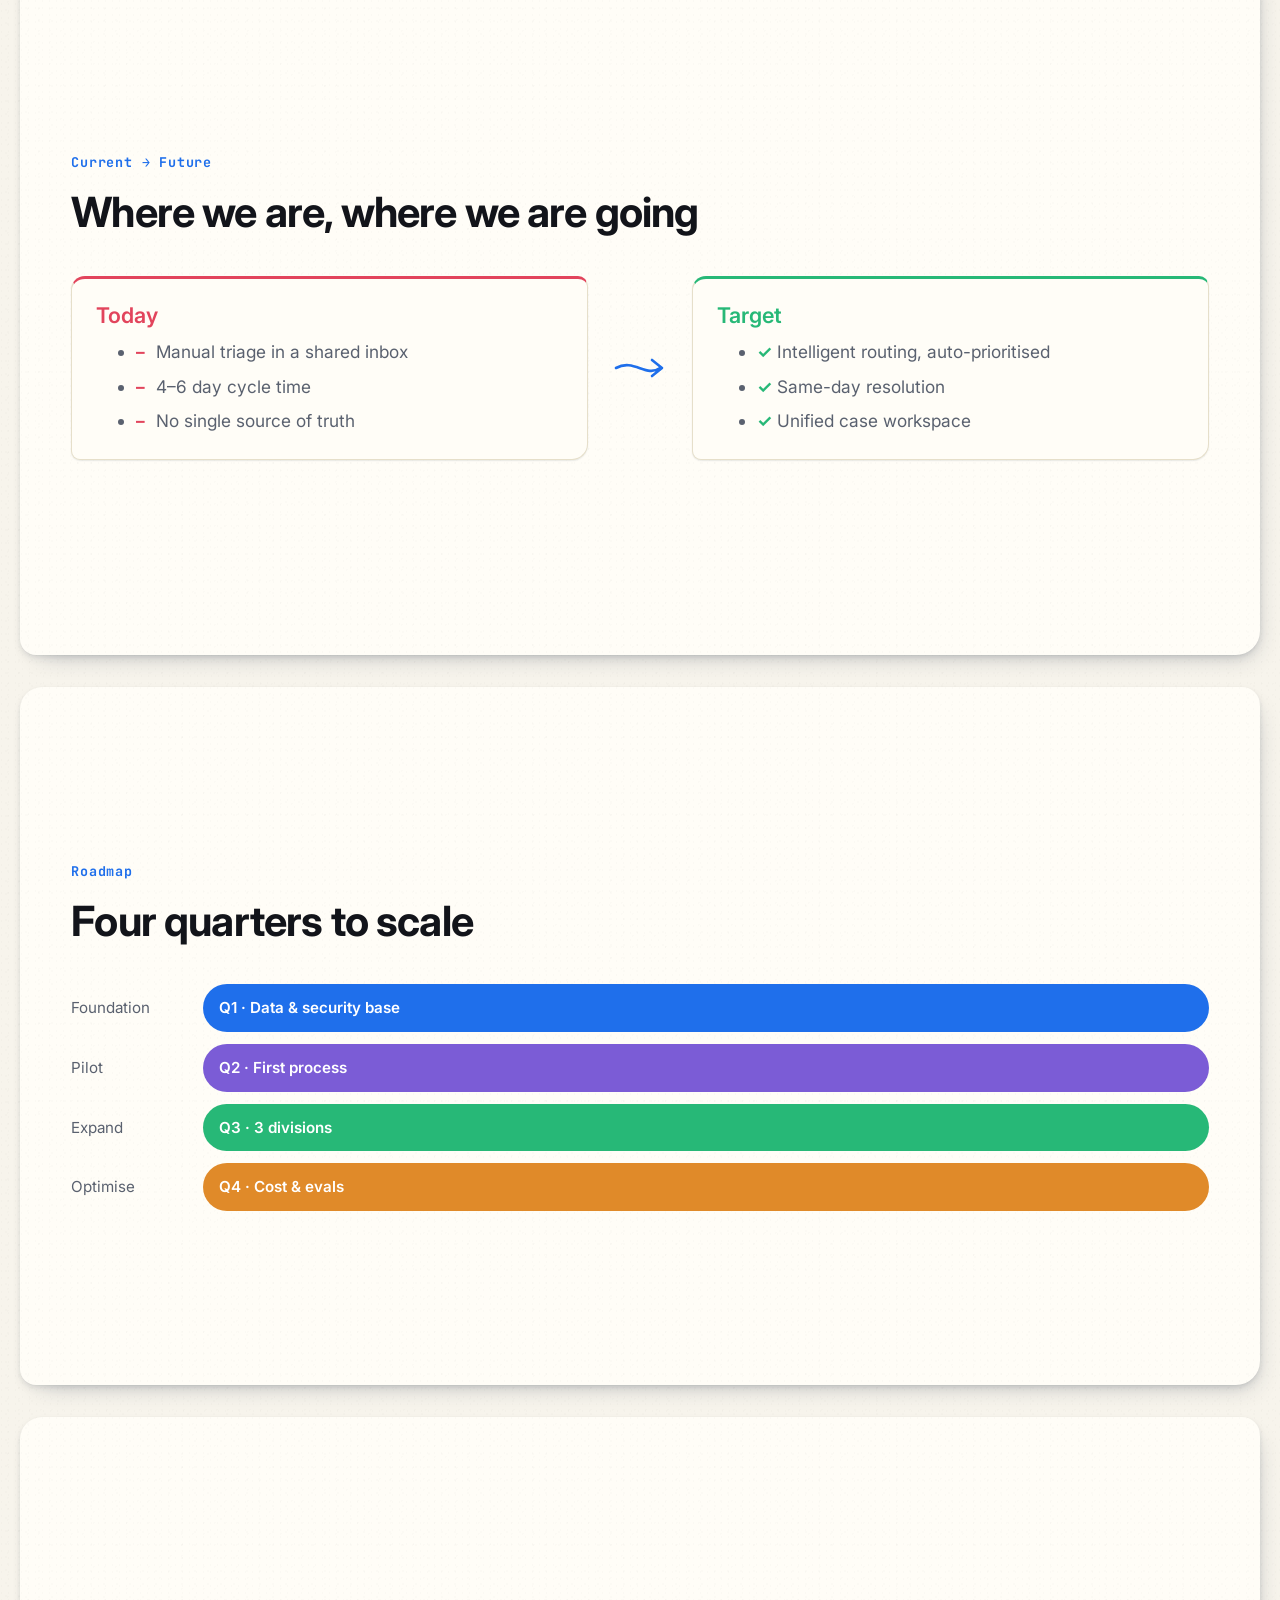
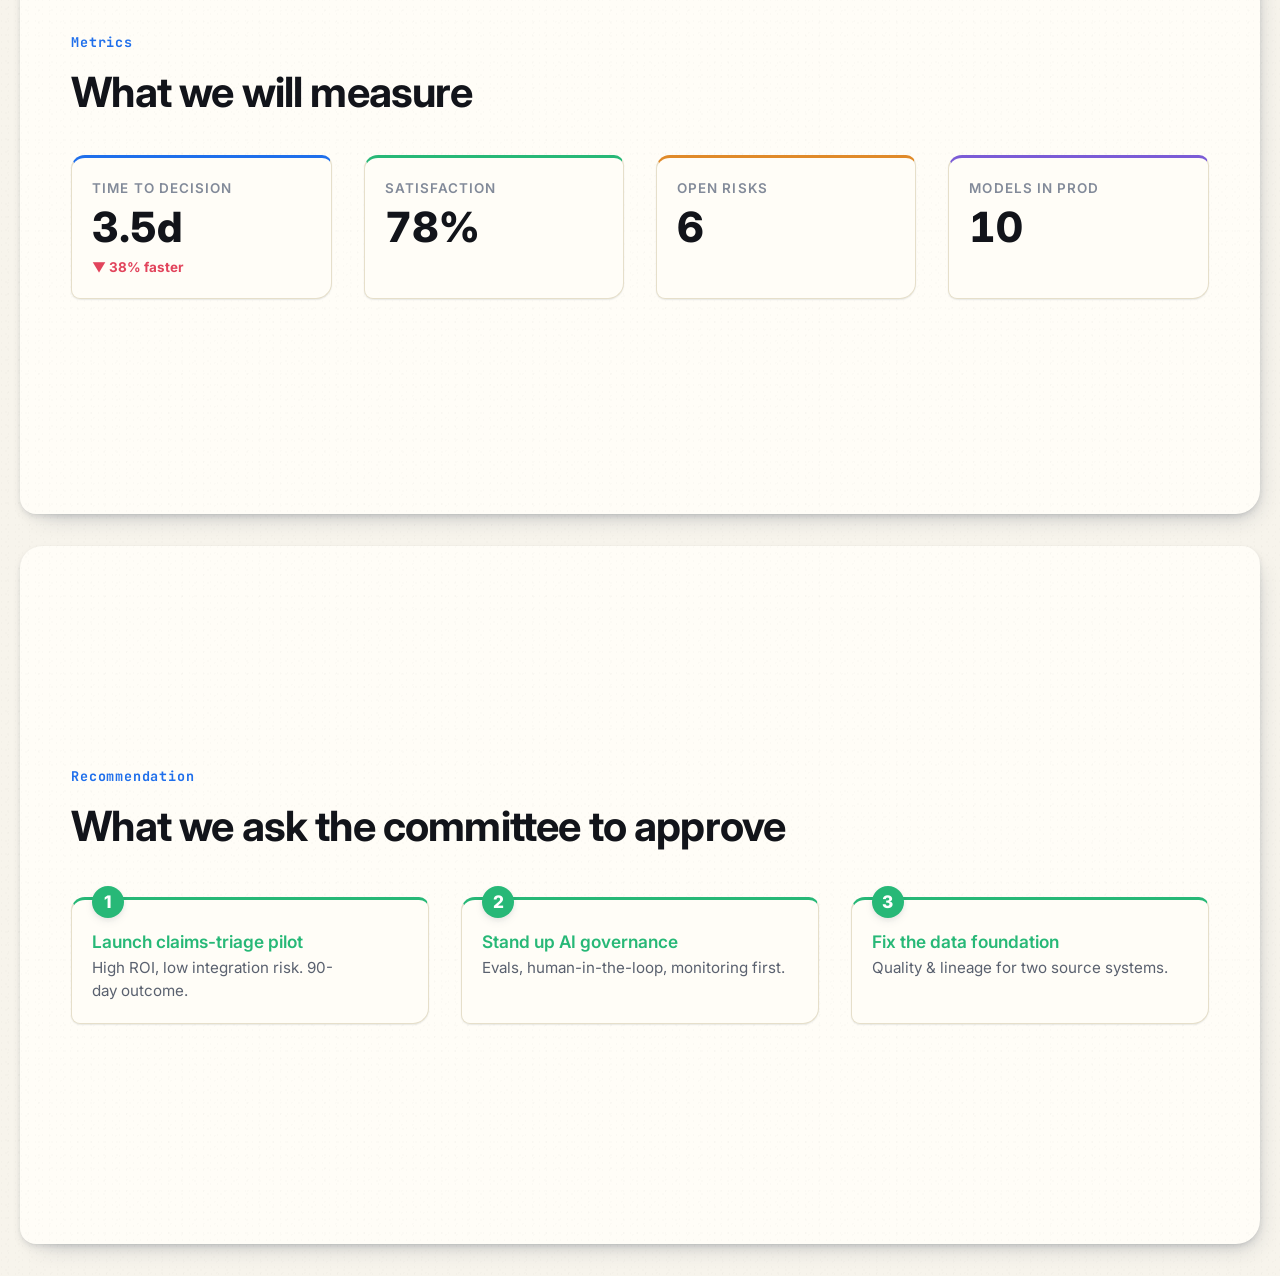
<file: design-system/examples/executive-deck.html>
<!doctype html>
<html lang="en" dir="ltr" data-theme="workshop" data-scheme="light">
<head>
<meta charset="utf-8">
<meta name="viewport" content="width=device-width, initial-scale=1">
<title>Atelier · Executive Deck</title>
<meta name="description" content="Presentation / deck mode example built on the Atelier framework. Arrow keys to navigate, F for fullscreen, P to print.">
<link rel="preconnect" href="https://fonts.googleapis.com">
<link rel="preconnect" href="https://fonts.gstatic.com" crossorigin>
<link href="https://fonts.googleapis.com/css2?family=Inter:wght@400;500;600;700;800&family=Caveat:wght@500;600;700&family=Assistant:wght@400;500;600;700&family=JetBrains+Mono:wght@500&display=swap" rel="stylesheet">
<link rel="stylesheet" href="../atelier.css">
</head>
<body class="is-deck">
<a class="skip-link" href="#deck">Skip to deck</a>

<header class="toolbar no-print">
  <span class="brand"><span class="dot"></span> Atelier <span class="text-soft fw-medium">· Deck</span></span>
  <span class="spacer"></span>
  <a class="btn ghost" href="gallery.html">Components</a>
  <button class="btn ghost" data-action="set-theme" data-theme="glass">Glass</button>
  <button class="btn ghost" data-action="set-theme" data-theme="ai">MS&nbsp;AI</button>
  <button class="btn ghost" data-action="theme">◐ Dark</button>
  <button class="btn" data-action="print">Export PDF</button>
</header>

<main id="deck" class="deck" data-deck>

  <section class="slide" aria-label="Title">
    <div class="slide__body hero">
      <span class="eyebrow">Strategy Workshop · 2025</span>
      <h1>An Intelligent <span class="marker-circle ink-blue">Operating Model<svg class="draw" viewBox="0 0 300 60" preserveAspectRatio="none"><path d="M12,34 C60,8 262,6 288,30 C296,44 240,56 148,55 C60,54 6,46 16,30"/></svg></span></h1>
      <p class="hero__lead">From manual casework to AI-assisted resolution — a 4-quarter path to measurable value.</p>
      <div class="cluster hero__meta"><span class="chip">Executive Steering Committee</span><span class="chip">Confidential</span></div>
    </div>
  </section>

  <section class="slide" aria-label="Executive summary">
    <div class="slide__body">
      <span class="tag">Executive Summary</span>
      <h2 class="slide-title">The story in one slide</h2>
      <div class="exec-summary mt-6">
        <article class="card fold-corner"><ul class="points">
          <li>Legacy processes cost <strong>~$18M/yr</strong> in repeated manual work.</li>
          <li>An AI-assisted model can automate <span class="mark">62% of cases</span> in 9 months.</li>
          <li>Phase-1 pilot targets one high-volume process — measurable in 90 days.</li>
        </ul></article>
        <div class="stack">
          <div class="kpi purple"><span class="kpi__label">Automation potential</span><div class="kpi__value" data-count="62" data-suffix="%">0%</div></div>
          <div class="kpi green"><span class="kpi__label">Annual saving</span><div class="kpi__value" data-count="11.4" data-decimals="1" data-prefix="$" data-suffix="M">$0M</div></div>
        </div>
      </div>
    </div>
  </section>

  <section class="slide" aria-label="Current vs future">
    <div class="slide__body">
      <span class="tag">Current → Future</span>
      <h2 class="slide-title">Where we are, where we are going</h2>
      <div class="vs mt-6">
        <div class="vs__col now"><h4 class="ink-red">Today</h4><ul><li>Manual triage in a shared inbox</li><li>4–6 day cycle time</li><li>No single source of truth</li></ul></div>
        <div class="vs__arrow"><svg class="freehand icon--arrow" viewBox="0 0 56 40"><path d="M4,20 C22,10 34,30 48,20 M40,12 L50,20 L40,28"/></svg></div>
        <div class="vs__col future"><h4 class="ink-green">Target</h4><ul><li>Intelligent routing, auto-prioritised</li><li>Same-day resolution</li><li>Unified case workspace</li></ul></div>
      </div>
    </div>
  </section>

  <section class="slide" aria-label="Roadmap">
    <div class="slide__body">
      <span class="tag">Roadmap</span>
      <h2 class="slide-title">Four quarters to scale</h2>
      <div class="roadmap mt-6">
        <div class="roadmap__lane"><span class="soft text-soft">Foundation</span><div class="roadmap__bar">Q1 · Data & security base</div></div>
        <div class="roadmap__lane"><span class="soft text-soft">Pilot</span><div class="roadmap__bar p">Q2 · First process</div></div>
        <div class="roadmap__lane"><span class="soft text-soft">Expand</span><div class="roadmap__bar g">Q3 · 3 divisions</div></div>
        <div class="roadmap__lane"><span class="soft text-soft">Optimise</span><div class="roadmap__bar o">Q4 · Cost & evals</div></div>
      </div>
    </div>
  </section>

  <section class="slide" aria-label="Metrics">
    <div class="slide__body">
      <span class="tag">Metrics</span>
      <h2 class="slide-title">What we will measure</h2>
      <div class="grid grid-4 mt-6">
        <div class="kpi"><span class="kpi__label">Time to decision</span><div class="kpi__value" data-count="4.2" data-decimals="1" data-suffix="d">0</div><span class="kpi__delta down">▼ 38% faster</span></div>
        <div class="kpi green"><span class="kpi__label">Satisfaction</span><div class="kpi__value" data-count="94" data-suffix="%">0%</div></div>
        <div class="kpi orange"><span class="kpi__label">Open risks</span><div class="kpi__value" data-count="7">0</div></div>
        <div class="kpi purple"><span class="kpi__label">Models in prod</span><div class="kpi__value" data-count="12">0</div></div>
      </div>
    </div>
  </section>

  <section class="slide" aria-label="Recommendation">
    <div class="slide__body">
      <span class="tag">Recommendation</span>
      <h2 class="slide-title">What we ask the committee to approve</h2>
      <div class="grid grid-3 mt-8">
        <div class="reco"><span class="reco__rank">1</span><h4 class="ink-green">Launch claims-triage pilot</h4><p>High ROI, low integration risk. 90-day outcome.</p></div>
        <div class="reco"><span class="reco__rank">2</span><h4 class="ink-green">Stand up AI governance</h4><p>Evals, human-in-the-loop, monitoring first.</p></div>
        <div class="reco"><span class="reco__rank">3</span><h4 class="ink-green">Fix the data foundation</h4><p>Quality & lineage for two source systems.</p></div>
      </div>
    </div>
  </section>

</main>

<div class="deck-progress no-print"><span></span></div>
<nav class="deck-nav no-print" aria-label="Deck navigation">
  <button data-deck="prev" aria-label="Previous slide">‹</button>
  <span class="deck-nav__count">1 / 6</span>
  <button data-deck="next" aria-label="Next slide">›</button>
</nav>

<script type="module">
  import { initDeck } from '../js/index.js';
  initDeck();
</script>
</body>
</html>
</file>
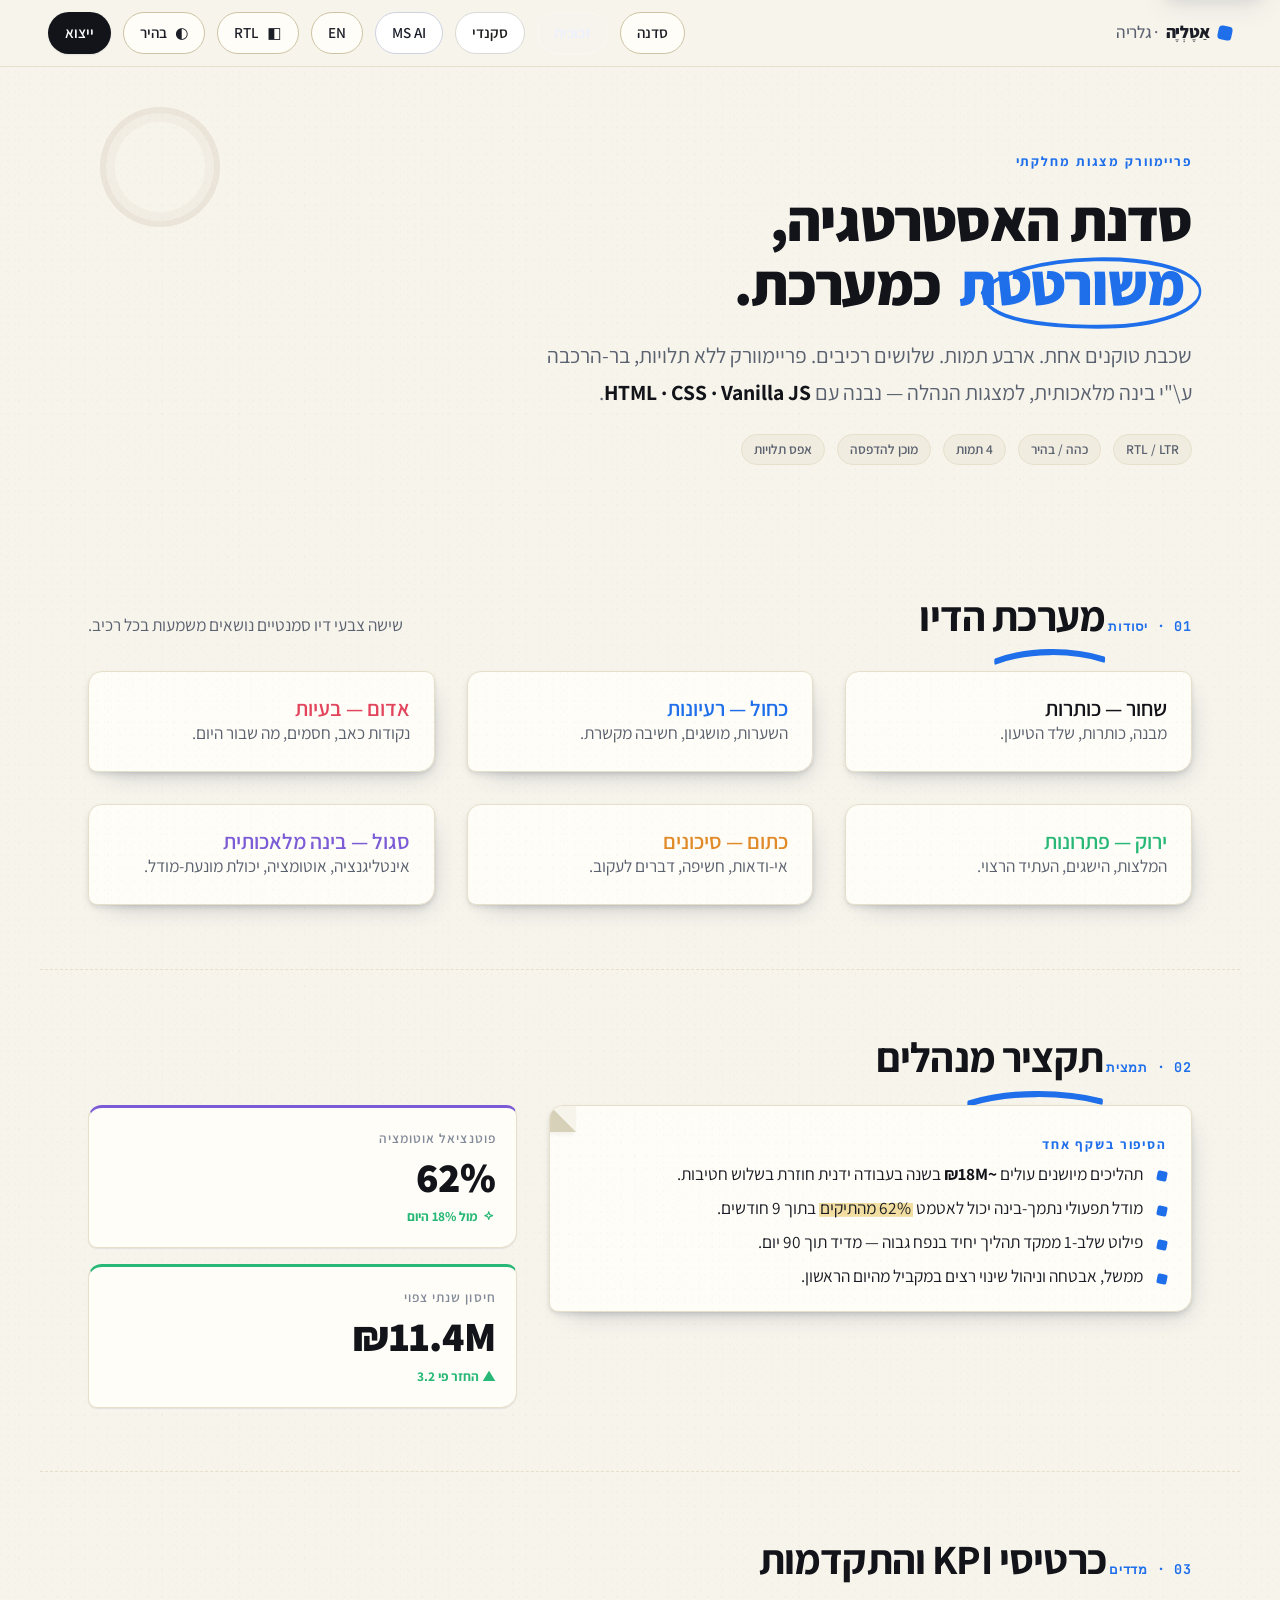
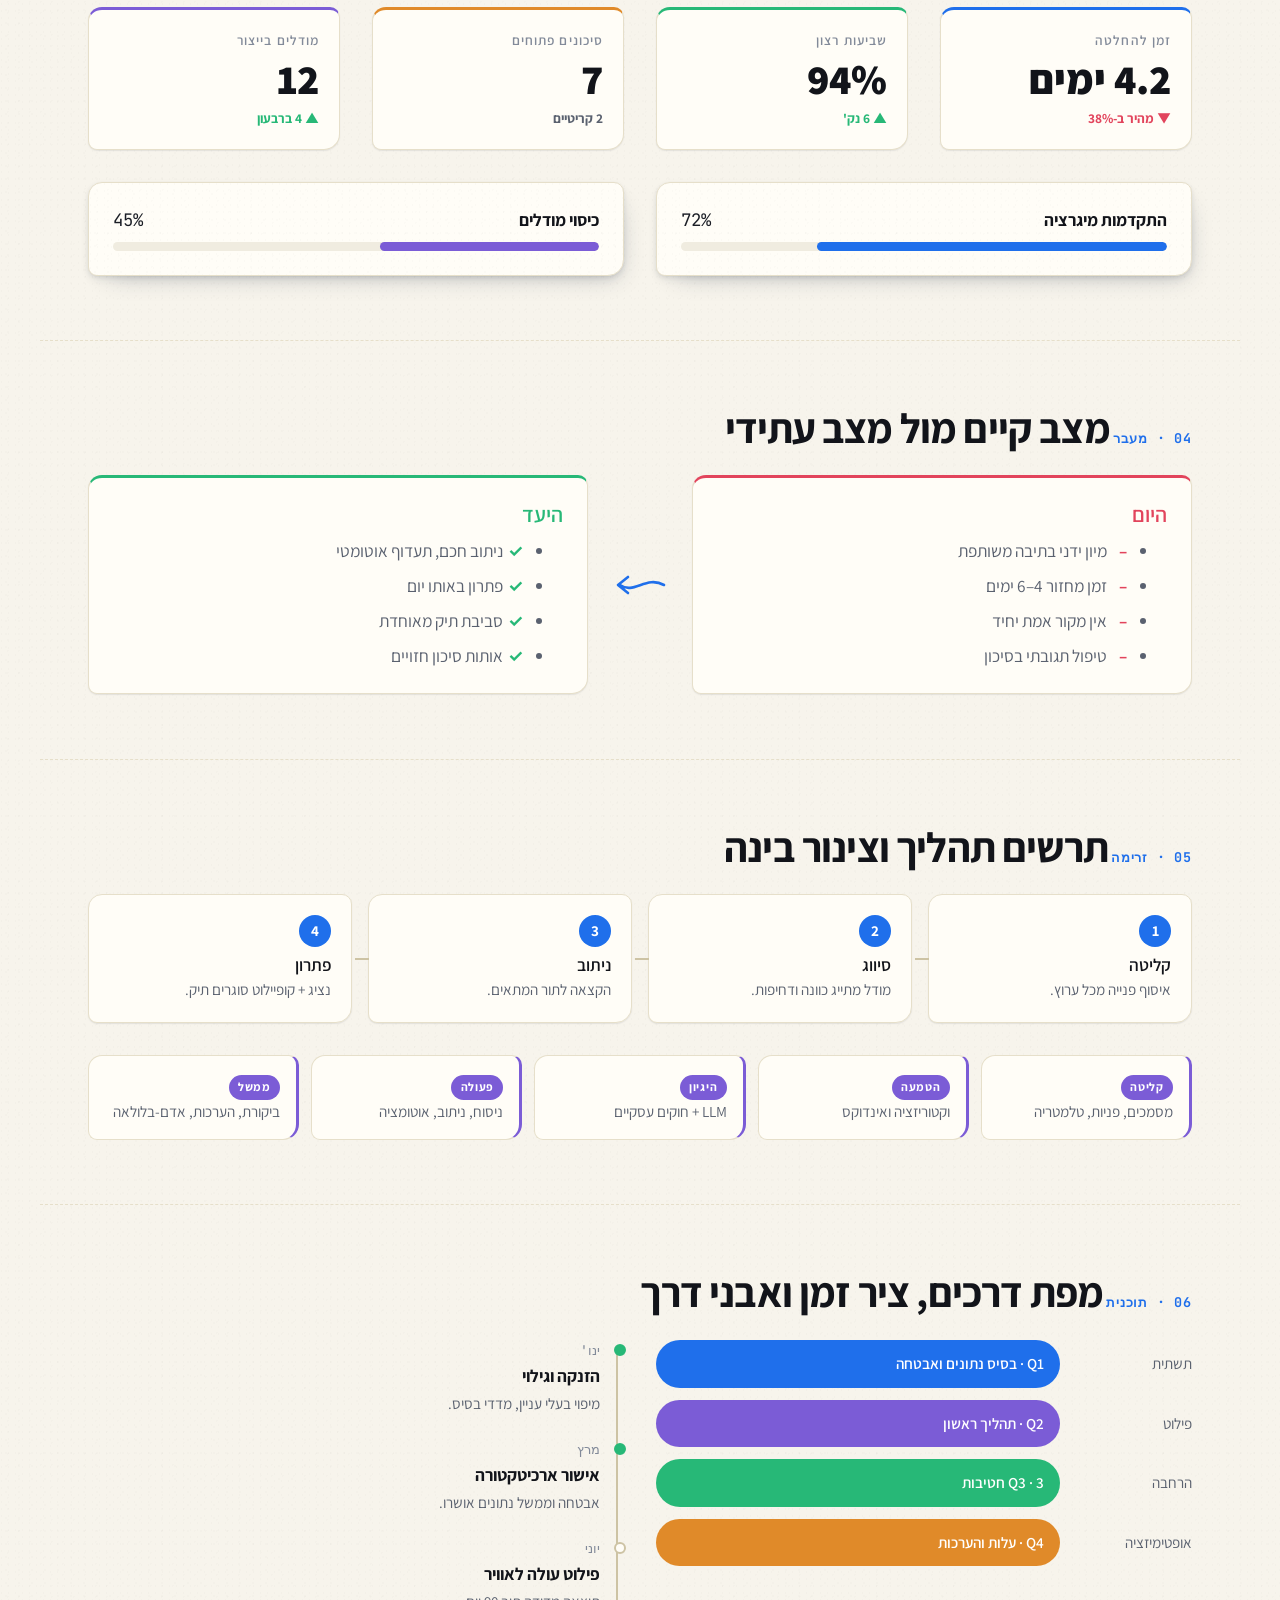
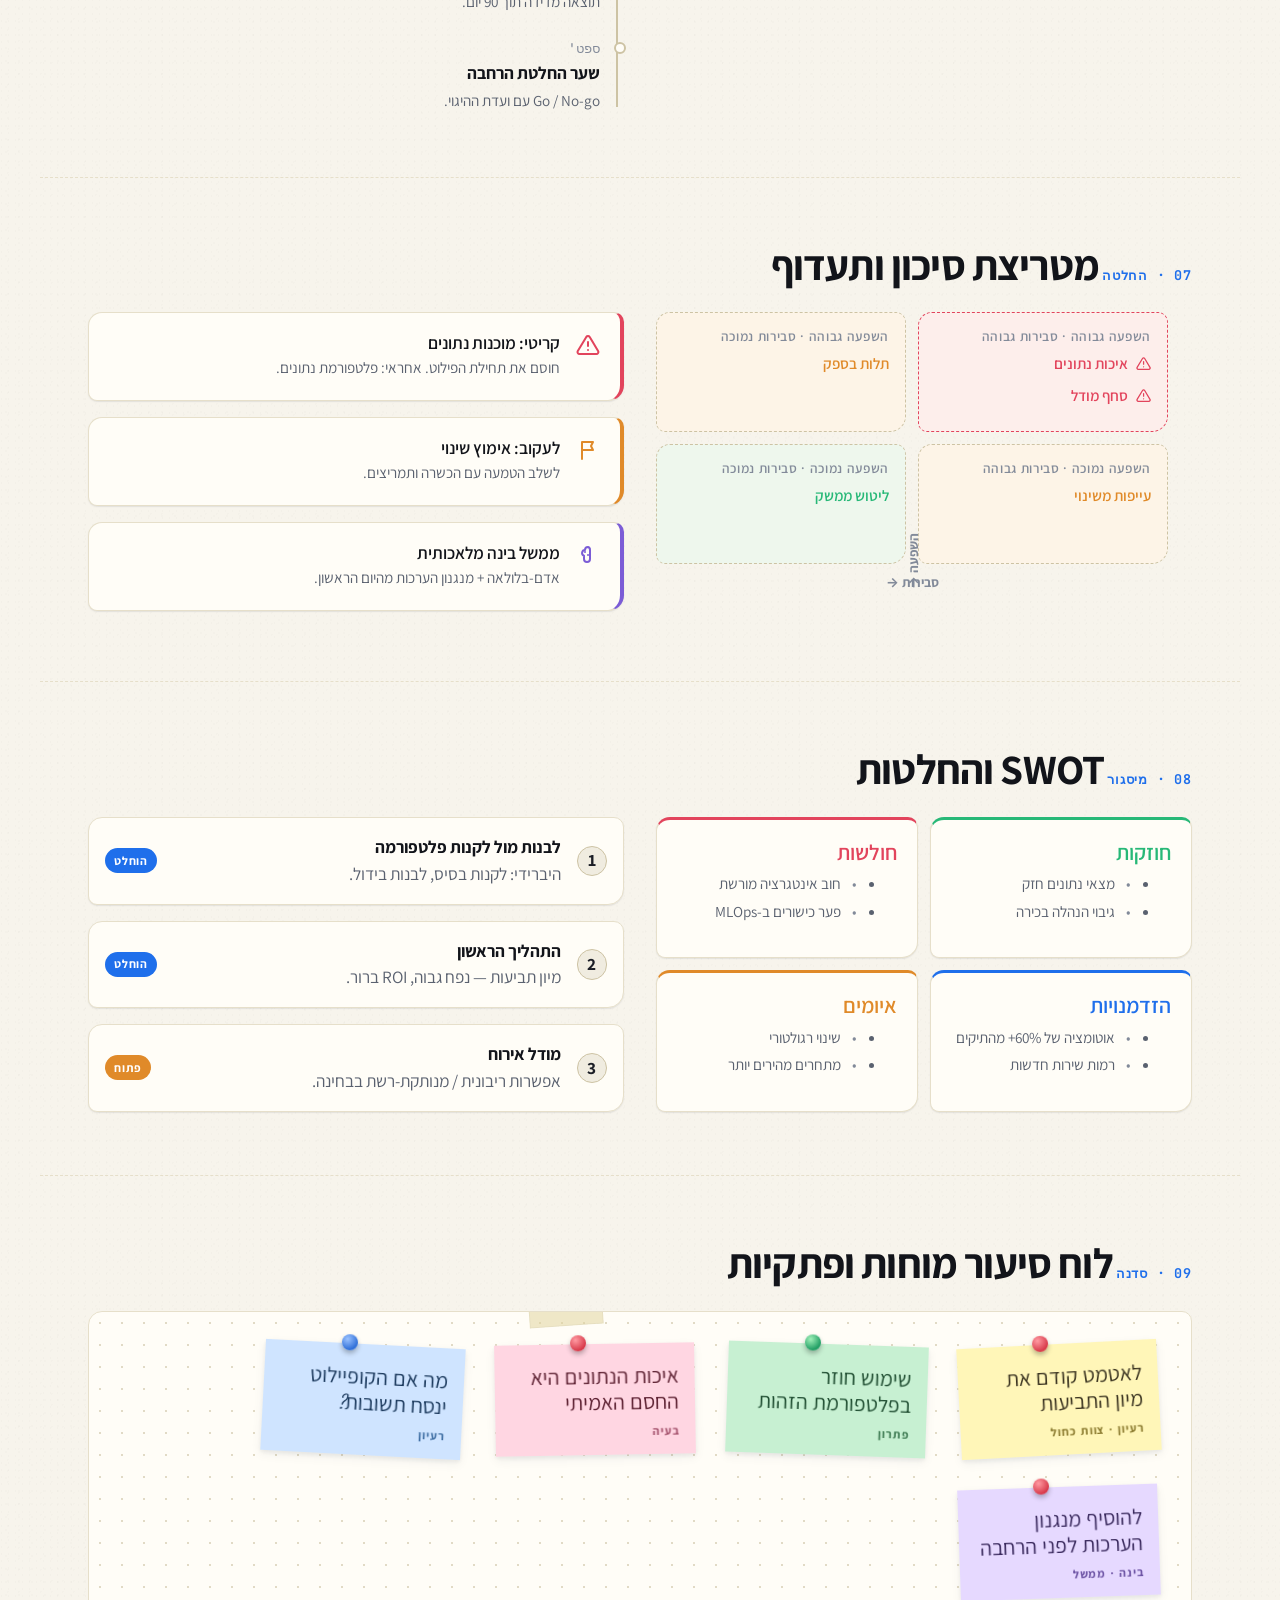
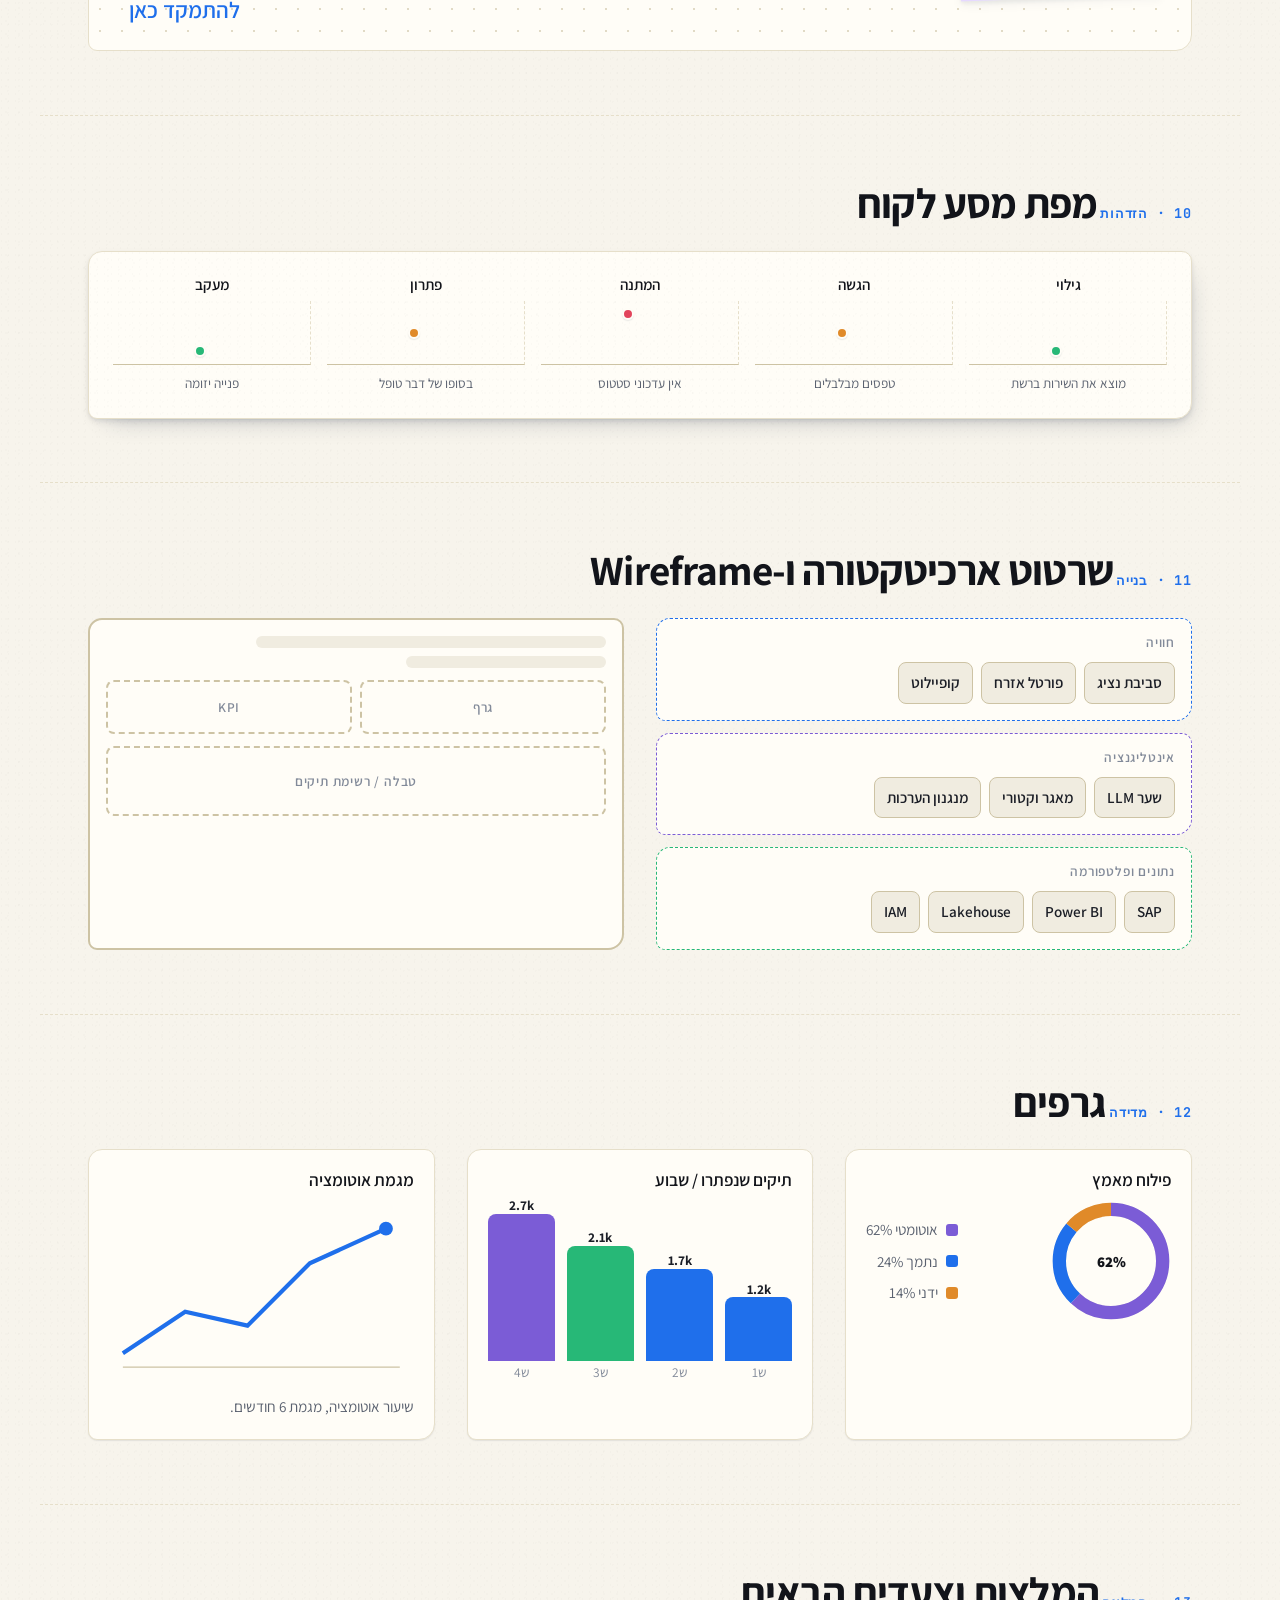
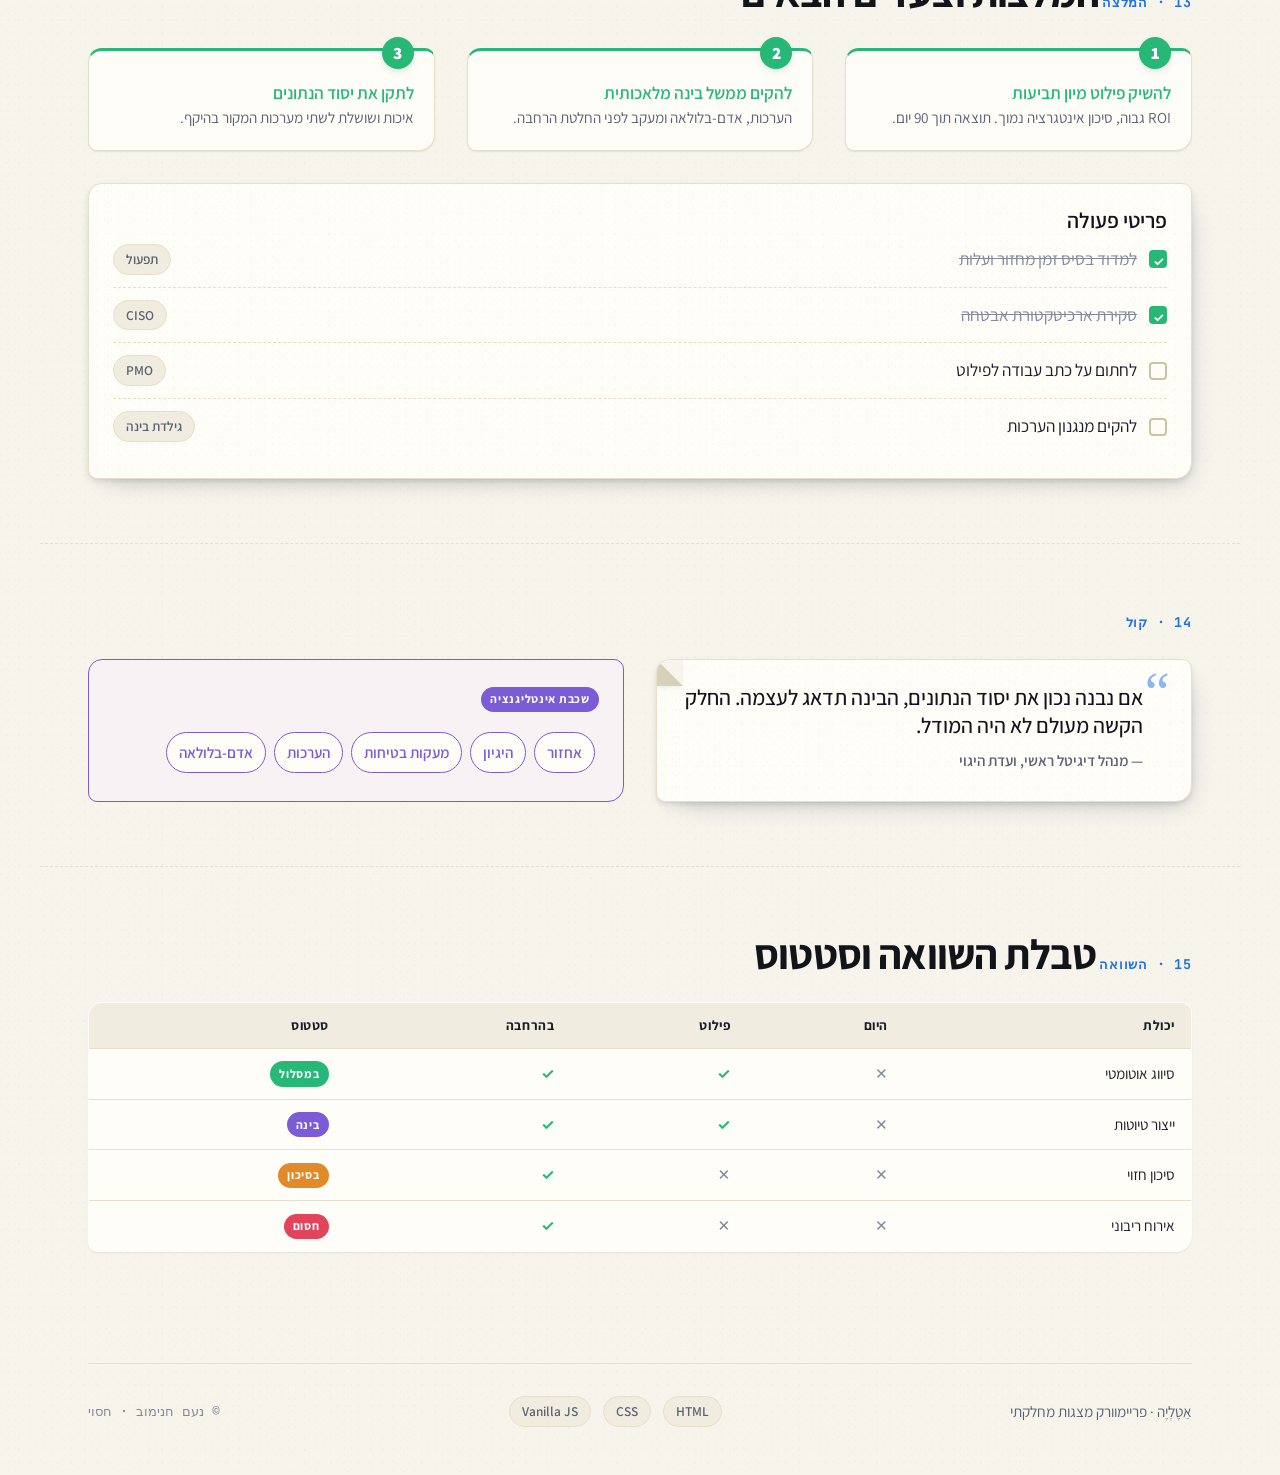
<file: design-system/examples/gallery.he.html>
<!doctype html>
<html lang="he" dir="rtl" data-theme="workshop" data-scheme="light" data-lock-dir>
<head>
<meta charset="utf-8">
<meta name="viewport" content="width=device-width, initial-scale=1">
<title>אַטֶלְיֶה · גלריית רכיבים</title>
<meta name="description" content="גלריית רכיבים חיה לפריימוורק המצגות אַטֶלְיֶה. תמת סדנת אסטרטגיה בכתב יד. HTML · CSS · Vanilla JS.">
<link rel="preconnect" href="https://fonts.googleapis.com">
<link rel="preconnect" href="https://fonts.gstatic.com" crossorigin>
<link href="https://fonts.googleapis.com/css2?family=Inter:wght@400;500;600;700;800&family=Caveat:wght@500;600;700&family=Assistant:wght@400;500;600;700;800&family=JetBrains+Mono:wght@500&display=swap" rel="stylesheet">
<link rel="stylesheet" href="../atelier.css">
<style>body{ font-family:"Assistant",var(--font-sans); }</style>
</head>
<body>
<a class="skip-link" href="#main">דילוג לתוכן</a>

<header class="toolbar no-print">
  <span class="brand"><span class="dot"></span> אַטֶלְיֶה <span class="text-soft fw-medium">· גלריה</span></span>
  <span class="spacer"></span>
  <nav class="cluster no-print" aria-label="בורר תמות">
    <button class="btn ghost" data-action="set-theme" data-theme="workshop">סדנה</button>
    <button class="btn ghost" data-action="set-theme" data-theme="glass">זכוכית</button>
    <button class="btn ghost" data-action="set-theme" data-theme="scandi">סקנדי</button>
    <button class="btn ghost" data-action="set-theme" data-theme="ai">MS&nbsp;AI</button>
  </nav>
  <a class="btn ghost" href="gallery.html" title="English">EN</a>
  <button class="btn ghost" data-action="dir" title="החלפת כיוון">◧ <span data-dir-label>RTL</span></button>
  <button class="btn ghost" data-action="theme" title="בהיר/כהה">◐ <span data-scheme-label>בהיר</span></button>
  <button class="btn" data-action="print">ייצוא</button>
</header>

<main id="main">

<section class="hero container" data-reveal="up">
  <div class="coffee-stain" style="top:40px; inset-inline-end:60px;"></div>
  <span class="eyebrow hero__kicker">פריימוורק מצגות מחלקתי</span>
  <h1>סדנת האסטרטגיה, <span class="marker-circle ink-blue">משורטטת<svg class="draw" viewBox="0 0 240 60" preserveAspectRatio="none"><path d="M12,34 C40,8 210,6 228,30 C236,44 190,56 118,55 C44,54 6,46 14,30"/></svg></span> כמערכת.</h1>
  <p class="hero__lead">שכבת טוקנים אחת. ארבע תמות. שלושים רכיבים. פריימוורק ללא תלויות, בר-הרכבה ע\"י בינה מלאכותית, למצגות הנהלה — נבנה עם <strong>HTML · CSS · Vanilla JS</strong>.</p>
  <div class="cluster hero__meta">
    <span class="chip">RTL / LTR</span><span class="chip">כהה / בהיר</span>
    <span class="chip">4 תמות</span><span class="chip">מוכן להדפסה</span><span class="chip">אפס תלויות</span>
  </div>
</section>

<section class="section container">
  <div class="section-head">
    <div><span class="tag">01 · יסודות</span>
      <h2 class="slide-title">מערכת הדיו<svg class="underline draw" viewBox="0 0 200 12" preserveAspectRatio="none"><path d="M2,8 C60,2 140,2 198,7"/></svg></h2></div>
    <p class="text-soft" style="max-inline-size:36ch">שישה צבעי דיו סמנטיים נושאים משמעות בכל רכיב.</p>
  </div>
  <div class="grid grid-3" data-reveal="up" data-stagger>
    <article class="card"><h4 class="ink-black">שחור — כותרות</h4><p class="text-soft">מבנה, כותרות, שלד הטיעון.</p></article>
    <article class="card"><h4 class="ink-blue">כחול — רעיונות</h4><p class="text-soft">השערות, מושגים, חשיבה מקשרת.</p></article>
    <article class="card"><h4 class="ink-red">אדום — בעיות</h4><p class="text-soft">נקודות כאב, חסמים, מה שבור היום.</p></article>
    <article class="card"><h4 class="ink-green">ירוק — פתרונות</h4><p class="text-soft">המלצות, הישגים, העתיד הרצוי.</p></article>
    <article class="card"><h4 class="ink-orange">כתום — סיכונים</h4><p class="text-soft">אי-ודאות, חשיפה, דברים לעקוב.</p></article>
    <article class="card"><h4 class="ink-purple">סגול — בינה מלאכותית</h4><p class="text-soft">אינטליגנציה, אוטומציה, יכולת מונעת-מודל.</p></article>
  </div>
</section>

<section class="section container">
  <span class="tag">02 · תמצית</span>
  <h2 class="slide-title">תקציר מנהלים<svg class="underline draw" viewBox="0 0 200 12" preserveAspectRatio="none"><path d="M2,8 C60,2 140,2 198,7"/></svg></h2>
  <div class="exec-summary mt-6" data-reveal="up">
    <article class="card fold-corner">
      <span class="eyebrow card__eyebrow">הסיפור בשקף אחד</span>
      <ul class="points">
        <li>תהליכים מיושנים עולים <strong>~₪18M</strong> בשנה בעבודה ידנית חוזרת בשלוש חטיבות.</li>
        <li>מודל תפעולי נתמך-בינה יכול לאטמט <span class="mark">62% מהתיקים</span> בתוך 9 חודשים.</li>
        <li>פילוט שלב-1 ממקד תהליך יחיד בנפח גבוה — מדיד תוך 90 יום.</li>
        <li>ממשל, אבטחה וניהול שינוי רצים במקביל מהיום הראשון.</li>
      </ul>
    </article>
    <div class="stack">
      <div class="kpi purple"><span class="kpi__label">פוטנציאל אוטומציה</span>
        <div class="kpi__value" data-count="62" data-suffix="%">0%</div>
        <span class="kpi__delta up"><svg class="icon icon--sm"><use href="../icons/icons.svg#i-sparkle"/></svg> מול 18% היום</span></div>
      <div class="kpi green"><span class="kpi__label">חיסון שנתי צפוי</span>
        <div class="kpi__value" data-count="11.4" data-decimals="1" data-prefix="₪" data-suffix="M">₪0M</div>
        <span class="kpi__delta up">▲ החזר פי 3.2</span></div>
    </div>
  </div>
</section>

<section class="section container">
  <span class="tag">03 · מדדים</span>
  <h2 class="slide-title">כרטיסי KPI והתקדמות</h2>
  <div class="grid grid-4 mt-6" data-reveal="up" data-stagger>
    <div class="kpi"><span class="kpi__label">זמן להחלטה</span><div class="kpi__value" data-count="4.2" data-decimals="1" data-suffix=" ימים">0</div><span class="kpi__delta down">▼ מהיר ב-38%</span></div>
    <div class="kpi green"><span class="kpi__label">שביעות רצון</span><div class="kpi__value" data-count="94" data-suffix="%">0%</div><span class="kpi__delta up">▲ 6 נק'</span></div>
    <div class="kpi orange"><span class="kpi__label">סיכונים פתוחים</span><div class="kpi__value" data-count="7">0</div><span class="kpi__delta">2 קריטיים</span></div>
    <div class="kpi purple"><span class="kpi__label">מודלים בייצור</span><div class="kpi__value" data-count="12">0</div><span class="kpi__delta up">▲ 4 ברבעון</span></div>
  </div>
  <div class="grid grid-2 mt-8">
    <div class="card"><div class="cluster between"><strong>התקדמות מיגרציה</strong><span class="mono">72%</span></div><div class="progress mt-2" data-progress="72"><span></span></div></div>
    <div class="card"><div class="cluster between"><strong>כיסוי מודלים</strong><span class="mono">45%</span></div><div class="progress p mt-2" data-progress="45"><span></span></div></div>
  </div>
</section>

<section class="section container">
  <span class="tag">04 · מעבר</span>
  <h2 class="slide-title">מצב קיים מול מצב עתידי</h2>
  <div class="vs mt-6" data-reveal="up">
    <div class="vs__col now"><h4 class="ink-red">היום</h4><ul><li>מיון ידני בתיבה משותפת</li><li>זמן מחזור 4–6 ימים</li><li>אין מקור אמת יחיד</li><li>טיפול תגובתי בסיכון</li></ul></div>
    <div class="vs__arrow"><svg class="freehand icon--arrow" viewBox="0 0 56 40"><path d="M4,20 C22,10 34,30 48,20 M40,12 L50,20 L40,28"/></svg></div>
    <div class="vs__col future"><h4 class="ink-green">היעד</h4><ul><li>ניתוב חכם, תעדוף אוטומטי</li><li>פתרון באותו יום</li><li>סביבת תיק מאוחדת</li><li>אותות סיכון חזויים</li></ul></div>
  </div>
</section>

<section class="section container">
  <span class="tag">05 · זרימה</span>
  <h2 class="slide-title">תרשים תהליך וצינור בינה</h2>
  <div class="flow mt-6" data-reveal="up" data-stagger>
    <div class="flow__step"><span class="flow__num">1</span><h4>קליטה</h4><p>איסוף פנייה מכל ערוץ.</p></div>
    <div class="flow__step"><span class="flow__num">2</span><h4>סיווג</h4><p>מודל מתייג כוונה ודחיפות.</p></div>
    <div class="flow__step"><span class="flow__num">3</span><h4>ניתוב</h4><p>הקצאה לתור המתאים.</p></div>
    <div class="flow__step"><span class="flow__num">4</span><h4>פתרון</h4><p>נציג + קופיילוט סוגרים תיק.</p></div>
  </div>
  <div class="pipeline mt-8" data-reveal="up" data-stagger>
    <div class="pipeline__stage"><span class="badge ai">קליטה</span><p>מסמכים, פניות, טלמטריה</p></div>
    <div class="pipeline__stage"><span class="badge ai">הטמעה</span><p>וקטוריזציה ואינדוקס</p></div>
    <div class="pipeline__stage"><span class="badge ai">היגיון</span><p>LLM + חוקים עסקיים</p></div>
    <div class="pipeline__stage"><span class="badge ai">פעולה</span><p>ניסוח, ניתוב, אוטומציה</p></div>
    <div class="pipeline__stage"><span class="badge ai">ממשל</span><p>ביקורת, הערכות, אדם-בלולאה</p></div>
  </div>
</section>

<section class="section container">
  <span class="tag">06 · תוכנית</span>
  <h2 class="slide-title">מפת דרכים, ציר זמן ואבני דרך</h2>
  <div class="grid grid-2 mt-6" data-reveal="up">
    <div class="roadmap">
      <div class="roadmap__lane"><span class="soft text-soft">תשתית</span><div class="roadmap__bar">Q1 · בסיס נתונים ואבטחה</div></div>
      <div class="roadmap__lane"><span class="soft text-soft">פילוט</span><div class="roadmap__bar p">Q2 · תהליך ראשון</div></div>
      <div class="roadmap__lane"><span class="soft text-soft">הרחבה</span><div class="roadmap__bar g">Q3 · 3 חטיבות</div></div>
      <div class="roadmap__lane"><span class="soft text-soft">אופטימיזציה</span><div class="roadmap__bar o">Q4 · עלות והערכות</div></div>
    </div>
    <div class="timeline">
      <div class="timeline__item done"><div class="timeline__date">ינו'</div><strong>הזנקה וגילוי</strong><p>מיפוי בעלי עניין, מדדי בסיס.</p></div>
      <div class="timeline__item done"><div class="timeline__date">מרץ</div><strong>אישור ארכיטקטורה</strong><p>אבטחה וממשל נתונים אושרו.</p></div>
      <div class="timeline__item"><div class="timeline__date">יוני</div><strong>פילוט עולה לאוויר</strong><p>תוצאה מדידה תוך 90 יום.</p></div>
      <div class="timeline__item"><div class="timeline__date">ספט'</div><strong>שער החלטת הרחבה</strong><p>Go / No-go עם ועדת ההיגוי.</p></div>
    </div>
  </div>
</section>

<section class="section container">
  <span class="tag">07 · החלטה</span>
  <h2 class="slide-title">מטריצת סיכון ותעדוף</h2>
  <div class="grid grid-2 mt-6" data-reveal="up">
    <div class="matrix-wrap">
      <div class="matrix">
        <div class="cell hi"><h5>השפעה גבוהה · סבירות גבוהה</h5><span class="dot ink-red"><svg class="icon icon--sm"><use href="../icons/icons.svg#i-warning"/></svg> איכות נתונים</span><span class="dot ink-red"><svg class="icon icon--sm"><use href="../icons/icons.svg#i-warning"/></svg> סחף מודל</span></div>
        <div class="cell mid"><h5>השפעה גבוהה · סבירות נמוכה</h5><span class="dot ink-orange">תלות בספק</span></div>
        <div class="cell mid"><h5>השפעה נמוכה · סבירות גבוהה</h5><span class="dot ink-orange">עייפות משינוי</span></div>
        <div class="cell lo"><h5>השפעה נמוכה · סבירות נמוכה</h5><span class="dot ink-green">ליטוש ממשק</span></div>
      </div>
      <div class="lbl-x">סבירות →</div><div class="lbl-y">השפעה →</div>
    </div>
    <div class="stack">
      <div class="callout stop"><svg class="icon"><use href="../icons/icons.svg#i-warning"/></svg><div><h4>קריטי: מוכנות נתונים</h4><p>חוסם את תחילת הפילוט. אחראי: פלטפורמת נתונים.</p></div></div>
      <div class="callout warn"><svg class="icon"><use href="../icons/icons.svg#i-flag"/></svg><div><h4>לעקוב: אימוץ שינוי</h4><p>לשלב הטמעה עם הכשרה ותמריצים.</p></div></div>
      <div class="callout ai"><svg class="icon"><use href="../icons/icons.svg#i-brain"/></svg><div><h4>ממשל בינה מלאכותית</h4><p>אדם-בלולאה + מנגנון הערכות מהיום הראשון.</p></div></div>
    </div>
  </div>
</section>

<section class="section container">
  <span class="tag">08 · מיסגור</span>
  <h2 class="slide-title">SWOT והחלטות</h2>
  <div class="grid grid-2 mt-6" data-reveal="up">
    <div class="swot">
      <div class="swot__q s"><h4 class="ink-green">חוזקות</h4><ul><li>מצאי נתונים חזק</li><li>גיבוי הנהלה בכירה</li></ul></div>
      <div class="swot__q w"><h4 class="ink-red">חולשות</h4><ul><li>חוב אינטגרציה מורשת</li><li>פער כישורים ב-MLOps</li></ul></div>
      <div class="swot__q o"><h4 class="ink-blue">הזדמנויות</h4><ul><li>אוטומציה של 60%+ מהתיקים</li><li>רמות שירות חדשות</li></ul></div>
      <div class="swot__q t"><h4 class="ink-orange">איומים</h4><ul><li>שינוי רגולטורי</li><li>מתחרים מהירים יותר</li></ul></div>
    </div>
    <div class="stack">
      <div class="decision"><span class="num">1</span><div><strong>לבנות מול לקנות פלטפורמה</strong><p class="text-soft">היברידי: לקנות בסיס, לבנות בידול.</p></div><span class="badge done">הוחלט</span></div>
      <div class="decision"><span class="num">2</span><div><strong>התהליך הראשון</strong><p class="text-soft">מיון תביעות — נפח גבוה, ROI ברור.</p></div><span class="badge done">הוחלט</span></div>
      <div class="decision"><span class="num">3</span><div><strong>מודל אירוח</strong><p class="text-soft">אפשרות ריבונית / מנותקת-רשת בבחינה.</p></div><span class="badge at-risk">פתוח</span></div>
    </div>
  </div>
</section>

<section class="section container">
  <span class="tag">09 · סדנה</span>
  <h2 class="slide-title">לוח סיעור מוחות ופתקיות</h2>
  <div class="board mt-6" data-reveal="up">
    <span class="tape tc"></span>
    <div class="cluster gap-8" style="align-items:flex-start">
      <div class="sticky drop" style="--rot:-3deg"><span class="pin"></span>לאטמט קודם את מיון התביעות <span class="meta">רעיון · צוות כחול</span></div>
      <div class="sticky green drop" style="--rot:2deg"><span class="pin green"></span>שימוש חוזר בפלטפורמת הזהות <span class="meta">פתרון</span></div>
      <div class="sticky pink drop" style="--rot:-1deg"><span class="pin"></span>איכות הנתונים היא החסם האמיתי <span class="meta">בעיה</span></div>
      <div class="sticky blue drop" style="--rot:3deg"><span class="pin blue"></span>מה אם הקופיילוט ינסח תשובות? <span class="meta">רעיון</span></div>
      <div class="sticky purple drop" style="--rot:-2deg"><span class="pin"></span>להוסיף מנגנון הערכות לפני הרחבה <span class="meta">בינה · ממשל</span></div>
    </div>
    <div class="annot blue" style="position:absolute; inset-inline-end:40px; inset-block-end:26px;">להתמקד כאן</div>
  </div>
</section>

<section class="section container">
  <span class="tag">10 · הזדהות</span>
  <h2 class="slide-title">מפת מסע לקוח</h2>
  <div class="card mt-6" data-reveal="up">
    <div class="journey">
      <div class="journey__stage"><h5>גילוי</h5><div class="journey__line"><div class="journey__pt"></div></div><p>מוצא את השירות ברשת</p></div>
      <div class="journey__stage"><h5>הגשה</h5><div class="journey__line"><div class="journey__pt mid"></div></div><p>טפסים מבלבלים</p></div>
      <div class="journey__stage"><h5>המתנה</h5><div class="journey__line"><div class="journey__pt low"></div></div><p>אין עדכוני סטטוס</p></div>
      <div class="journey__stage"><h5>פתרון</h5><div class="journey__line"><div class="journey__pt mid"></div></div><p>בסופו של דבר טופל</p></div>
      <div class="journey__stage"><h5>מעקב</h5><div class="journey__line"><div class="journey__pt"></div></div><p>פנייה יזומה</p></div>
    </div>
  </div>
</section>

<section class="section container">
  <span class="tag">11 · בנייה</span>
  <h2 class="slide-title">שרטוט ארכיטקטורה ו-Wireframe</h2>
  <div class="grid grid-2 mt-6" data-reveal="up">
    <div class="arch">
      <div class="arch__tier"><h5>חוויה</h5><span class="arch__box">סביבת נציג</span><span class="arch__box">פורטל אזרח</span><span class="arch__box">קופיילוט</span></div>
      <div class="arch__tier"><h5>אינטליגנציה</h5><span class="arch__box">שער LLM</span><span class="arch__box">מאגר וקטורי</span><span class="arch__box">מנגנון הערכות</span></div>
      <div class="arch__tier"><h5>נתונים ופלטפורמה</h5><span class="arch__box">SAP</span><span class="arch__box">Power BI</span><span class="arch__box">Lakehouse</span><span class="arch__box">IAM</span></div>
    </div>
    <div class="wire">
      <div class="wire__bar md"></div><div class="wire__bar sm"></div>
      <div class="grid grid-2 gap-2" style="margin-block:var(--s-3)"><div class="wire__block">גרף</div><div class="wire__block">KPI</div></div>
      <div class="wire__block" style="min-block-size:70px">טבלה / רשימת תיקים</div>
    </div>
  </div>
</section>

<section class="section container">
  <span class="tag">12 · מדידה</span>
  <h2 class="slide-title">גרפים</h2>
  <div class="grid grid-3 mt-6" data-reveal="up">
    <div class="chart-card">
      <h4>פילוח מאמץ</h4>
      <div class="cluster between gap-6">
        <div class="donut" data-donut='[{"value":62,"color":"#7b5cd6"},{"value":24,"color":"#1f6feb"},{"value":14,"color":"#e08a29"}]' data-center="62%"></div>
        <div class="legend"><span><i style="background:#7b5cd6"></i>אוטומטי 62%</span><span><i style="background:#1f6feb"></i>נתמך 24%</span><span><i style="background:#e08a29"></i>ידני 14%</span></div>
      </div>
    </div>
    <div class="chart-card">
      <h4>תיקים שנפתרו / שבוע</h4>
      <div class="bars">
        <div class="bar" style="--h:40%"><span>1.2k</span><small>ש1</small></div>
        <div class="bar" style="--h:58%;background:var(--ink-blue)"><span>1.7k</span><small>ש2</small></div>
        <div class="bar" style="--h:72%;background:var(--ink-green)"><span>2.1k</span><small>ש3</small></div>
        <div class="bar" style="--h:92%;background:var(--ink-purple)"><span>2.7k</span><small>ש4</small></div>
      </div>
    </div>
    <div class="chart-card line-chart">
      <h4>מגמת אוטומציה</h4>
      <svg class="draw" viewBox="0 0 220 140">
        <polyline fill="none" stroke="var(--color-line-strong)" stroke-width="1" points="10,120 210,120"/>
        <polyline class="freehand" fill="none" stroke="var(--ink-blue)" stroke-width="3" points="10,110 55,80 100,90 145,45 200,20"/>
        <circle cx="200" cy="20" r="5" fill="var(--ink-blue)"/>
      </svg>
      <p class="text-soft fs-sm">שיעור אוטומציה, מגמת 6 חודשים.</p>
    </div>
  </div>
</section>

<section class="section container">
  <span class="tag">13 · המלצה</span>
  <h2 class="slide-title">המלצות וצעדים הבאים</h2>
  <div class="grid grid-3 mt-8" data-reveal="up" data-stagger>
    <div class="reco"><span class="reco__rank">1</span><h4 class="ink-green">להשיק פילוט מיון תביעות</h4><p>ROI גבוה, סיכון אינטגרציה נמוך. תוצאה תוך 90 יום.</p></div>
    <div class="reco"><span class="reco__rank">2</span><h4 class="ink-green">להקים ממשל בינה מלאכותית</h4><p>הערכות, אדם-בלולאה ומעקב לפני החלטת הרחבה.</p></div>
    <div class="reco"><span class="reco__rank">3</span><h4 class="ink-green">לתקן את יסוד הנתונים</h4><p>איכות ושושלת לשתי מערכות המקור בהיקף.</p></div>
  </div>
  <div class="card mt-8">
    <h4>פריטי פעולה</h4>
    <div class="action done"><span class="box"></span><span class="txt">למדוד בסיס זמן מחזור ועלות</span><span class="owner chip">תפעול</span></div>
    <div class="action done"><span class="box"></span><span class="txt">סקירת ארכיטקטורת אבטחה</span><span class="owner chip">CISO</span></div>
    <div class="action"><span class="box"></span><span class="txt">לחתום על כתב עבודה לפילוט</span><span class="owner chip">PMO</span></div>
    <div class="action"><span class="box"></span><span class="txt">להקים מנגנון הערכות</span><span class="owner chip">גילדת בינה</span></div>
  </div>
</section>

<section class="section container">
  <span class="tag">14 · קול</span>
  <div class="grid grid-2 mt-6" data-reveal="up">
    <div class="card fold-corner"><blockquote class="quote">אם נבנה נכון את יסוד הנתונים, הבינה תדאג לעצמה. החלק הקשה מעולם לא היה המודל.<cite>— מנהל דיגיטל ראשי, ועדת היגוי</cite></blockquote></div>
    <div class="ai-brain floaty">
      <span class="badge ai">שכבת אינטליגנציה</span>
      <div class="mt-4"><span class="node">אחזור</span><span class="node">היגיון</span><span class="node">מעקות בטיחות</span><span class="node">הערכות</span><span class="node">אדם-בלולאה</span></div>
    </div>
  </div>
</section>

<section class="section container">
  <span class="tag">15 · השוואה</span>
  <h2 class="slide-title">טבלת השוואה וסטטוס</h2>
  <table class="tbl mt-6" data-reveal="up">
    <thead><tr><th>יכולת</th><th>היום</th><th>פילוט</th><th>בהרחבה</th><th>סטטוס</th></tr></thead>
    <tbody>
      <tr><td>סיווג אוטומטי</td><td><span class="cross">✕</span></td><td><span class="tick">✓</span></td><td><span class="tick">✓</span></td><td><span class="badge on-track">במסלול</span></td></tr>
      <tr><td>ייצור טיוטות</td><td><span class="cross">✕</span></td><td><span class="tick">✓</span></td><td><span class="tick">✓</span></td><td><span class="badge ai">בינה</span></td></tr>
      <tr><td>סיכון חזוי</td><td><span class="cross">✕</span></td><td><span class="cross">✕</span></td><td><span class="tick">✓</span></td><td><span class="badge at-risk">בסיכון</span></td></tr>
      <tr><td>אירוח ריבוני</td><td><span class="cross">✕</span></td><td><span class="cross">✕</span></td><td><span class="tick">✓</span></td><td><span class="badge blocked">חסום</span></td></tr>
    </tbody>
  </table>
</section>

</main>

<footer class="container">
  <div class="slide-footer">
    <span>אַטֶלְיֶה · פריימוורק מצגות מחלקתי</span>
    <span class="cluster"><span class="chip">HTML</span><span class="chip">CSS</span><span class="chip">Vanilla JS</span></span>
    <span class="page-num">© נעם חנימוב · חסוי</span>
  </div>
</footer>

<script type="module" src="../js/index.js"></script>
</body>
</html>
</file>
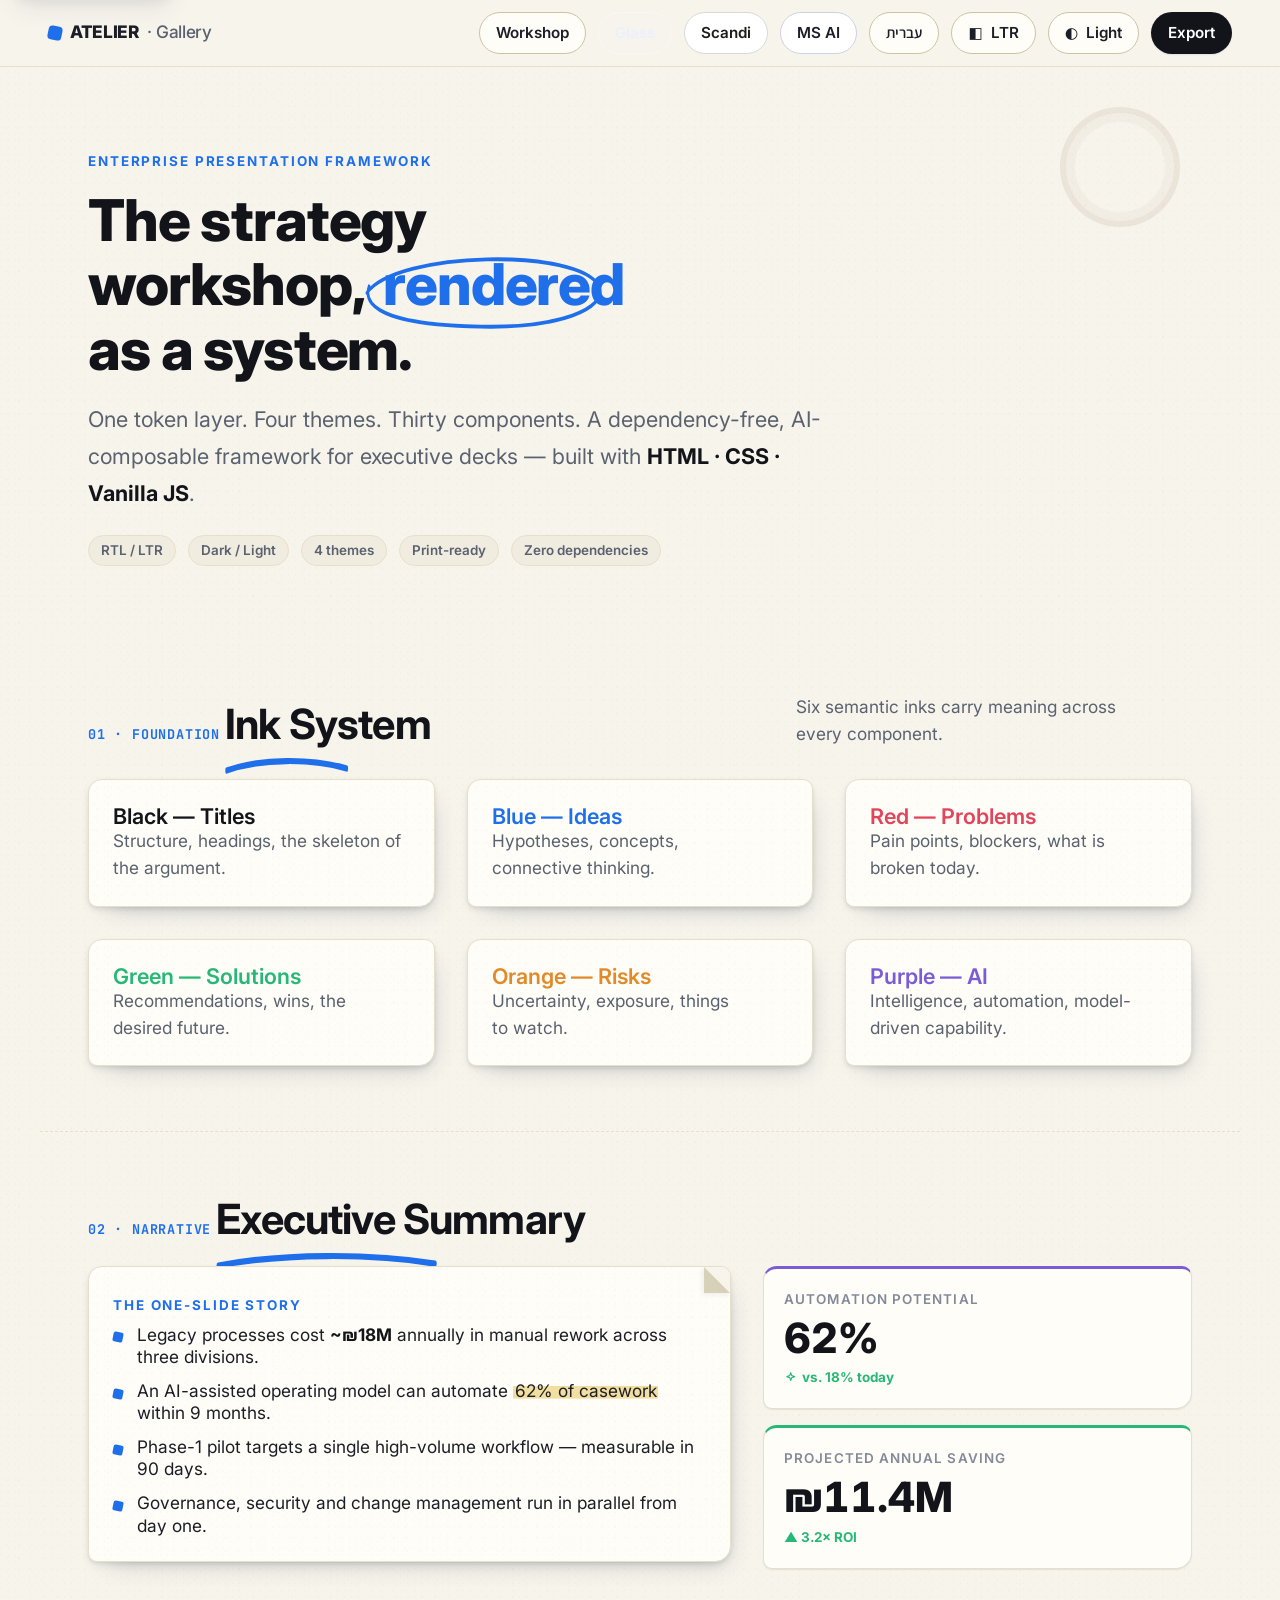
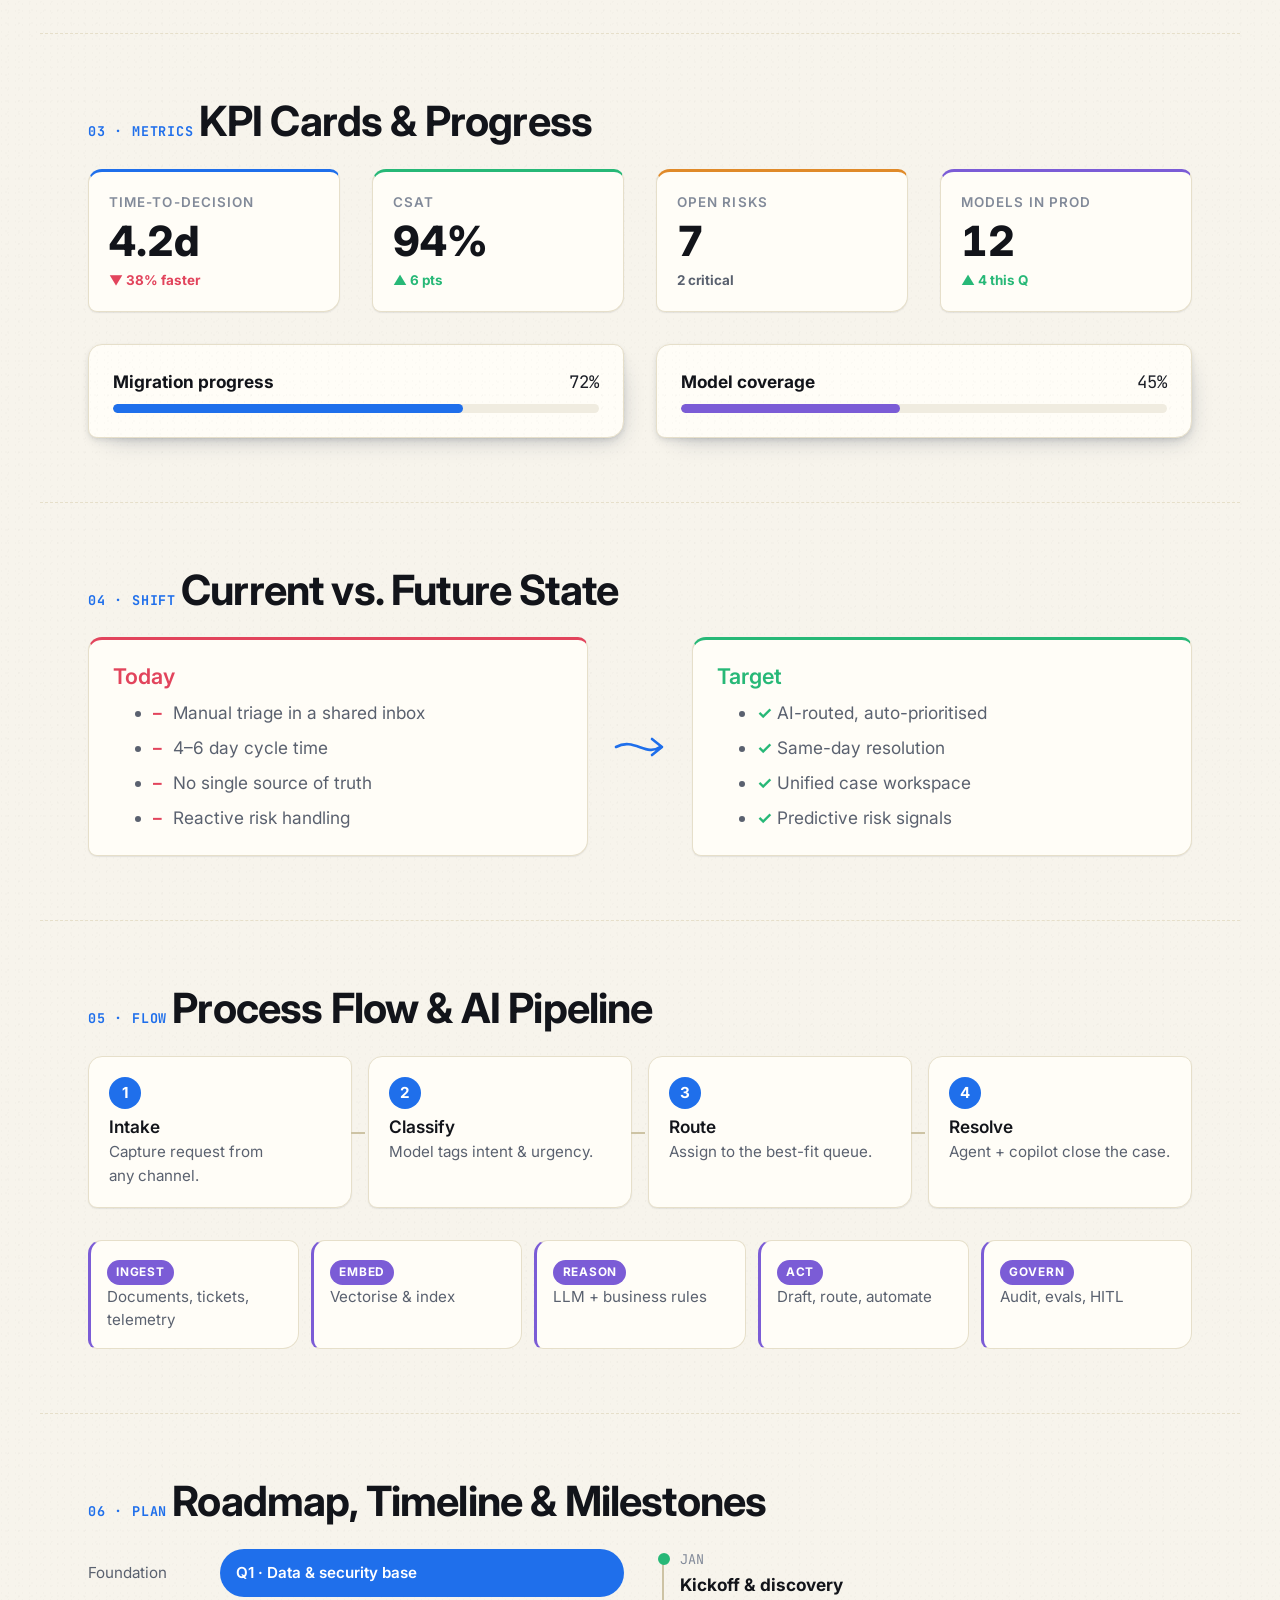
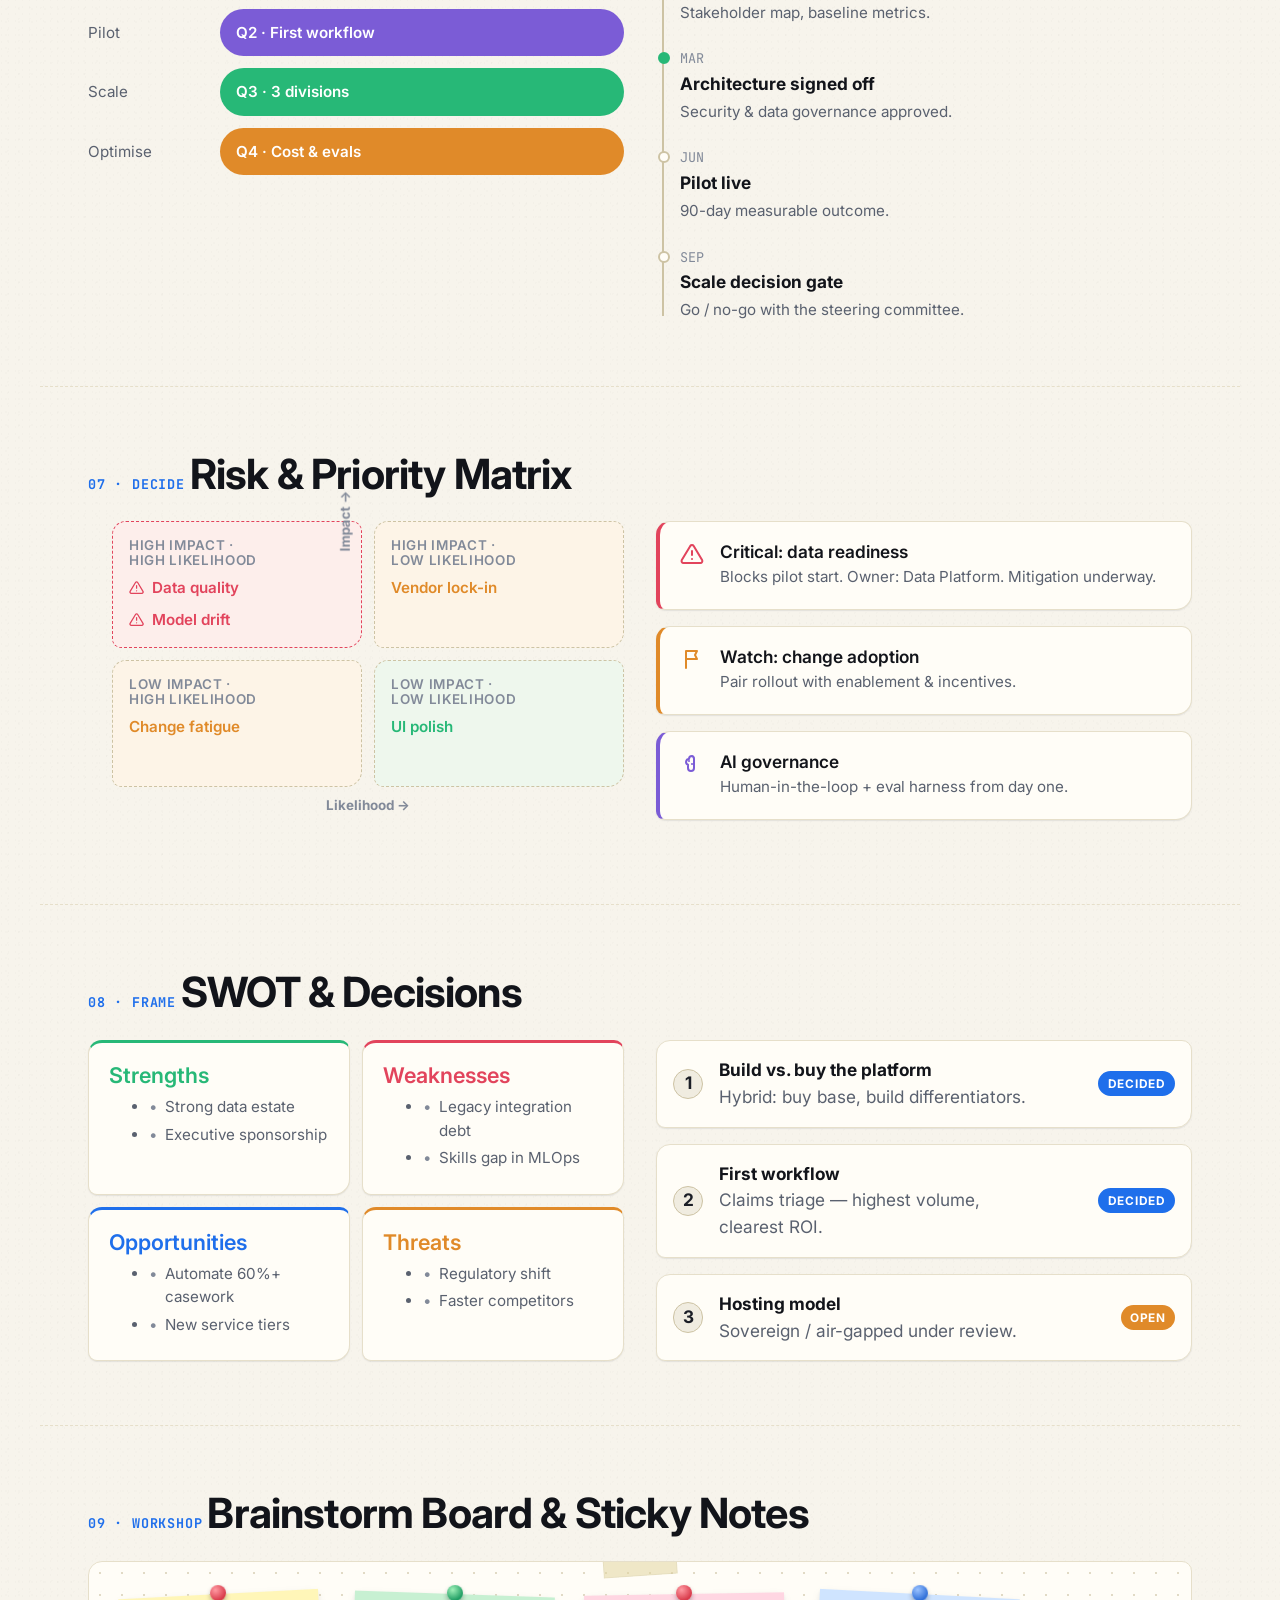
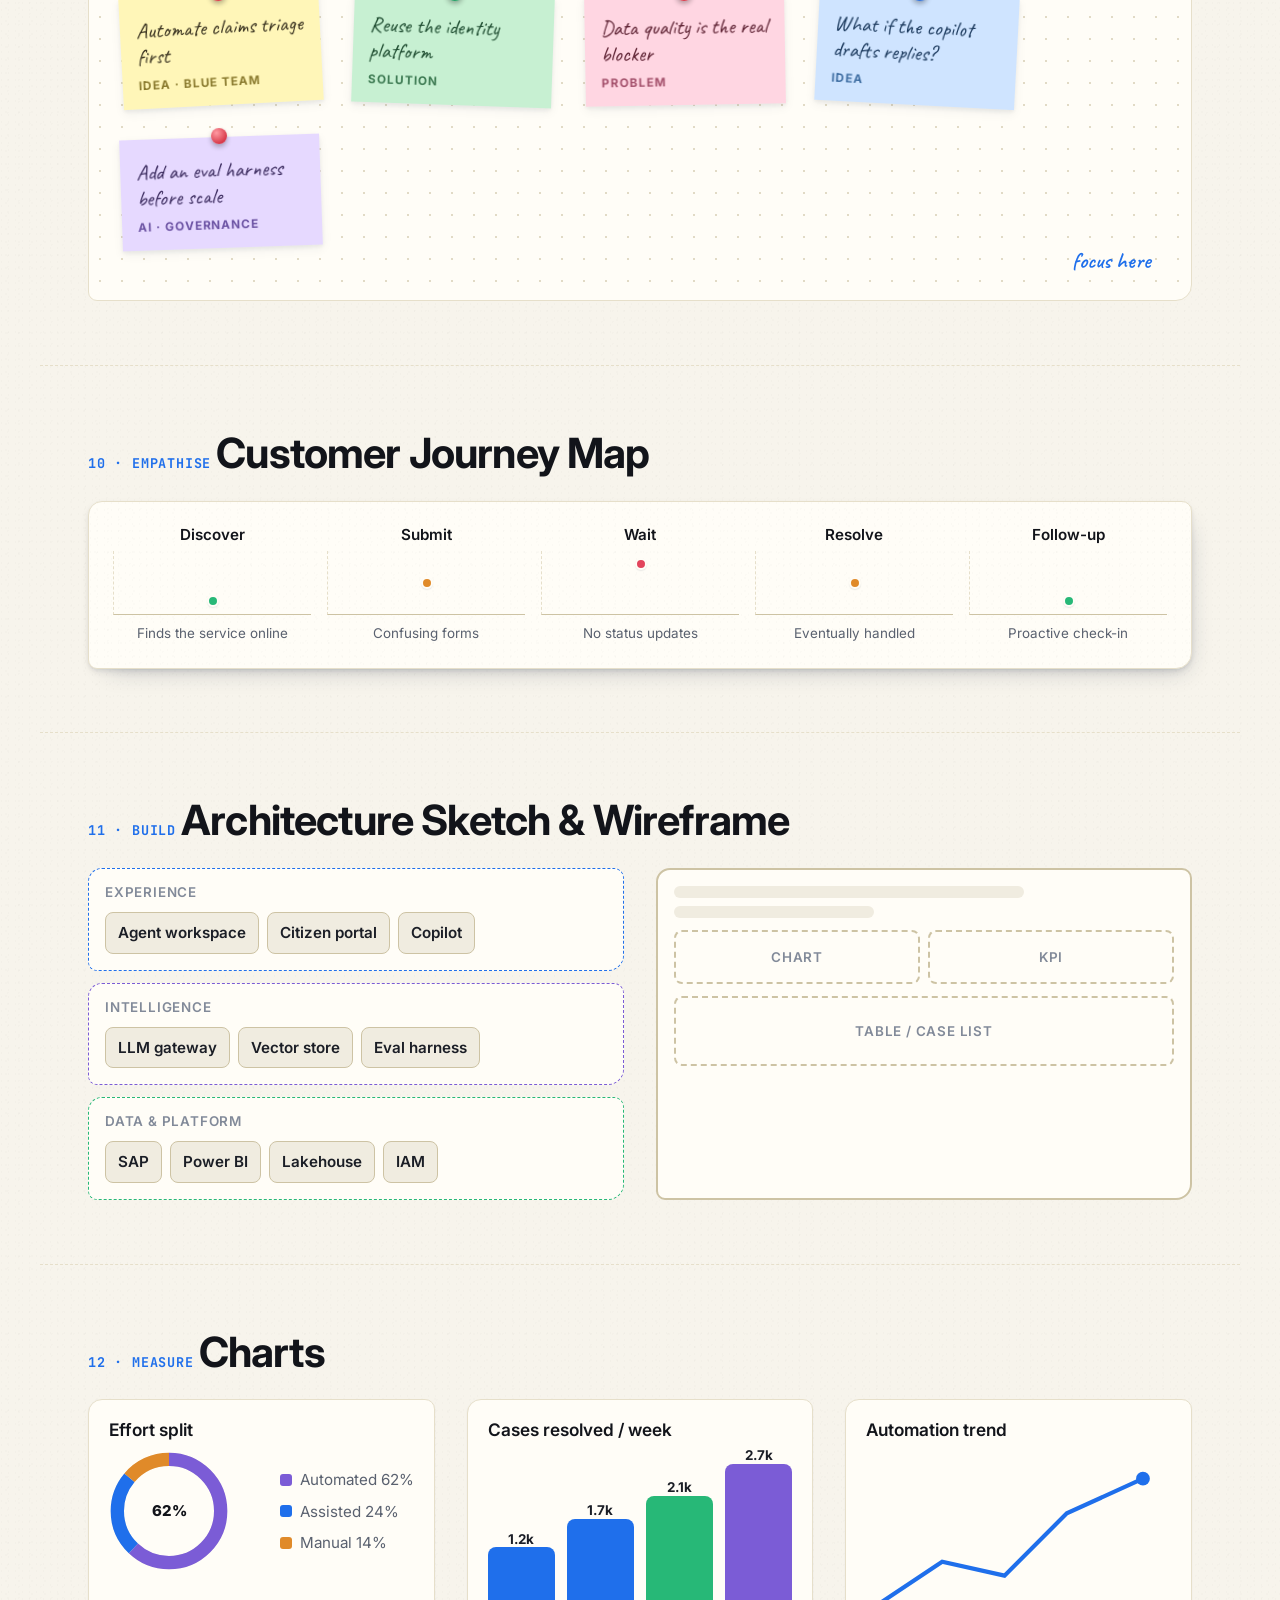
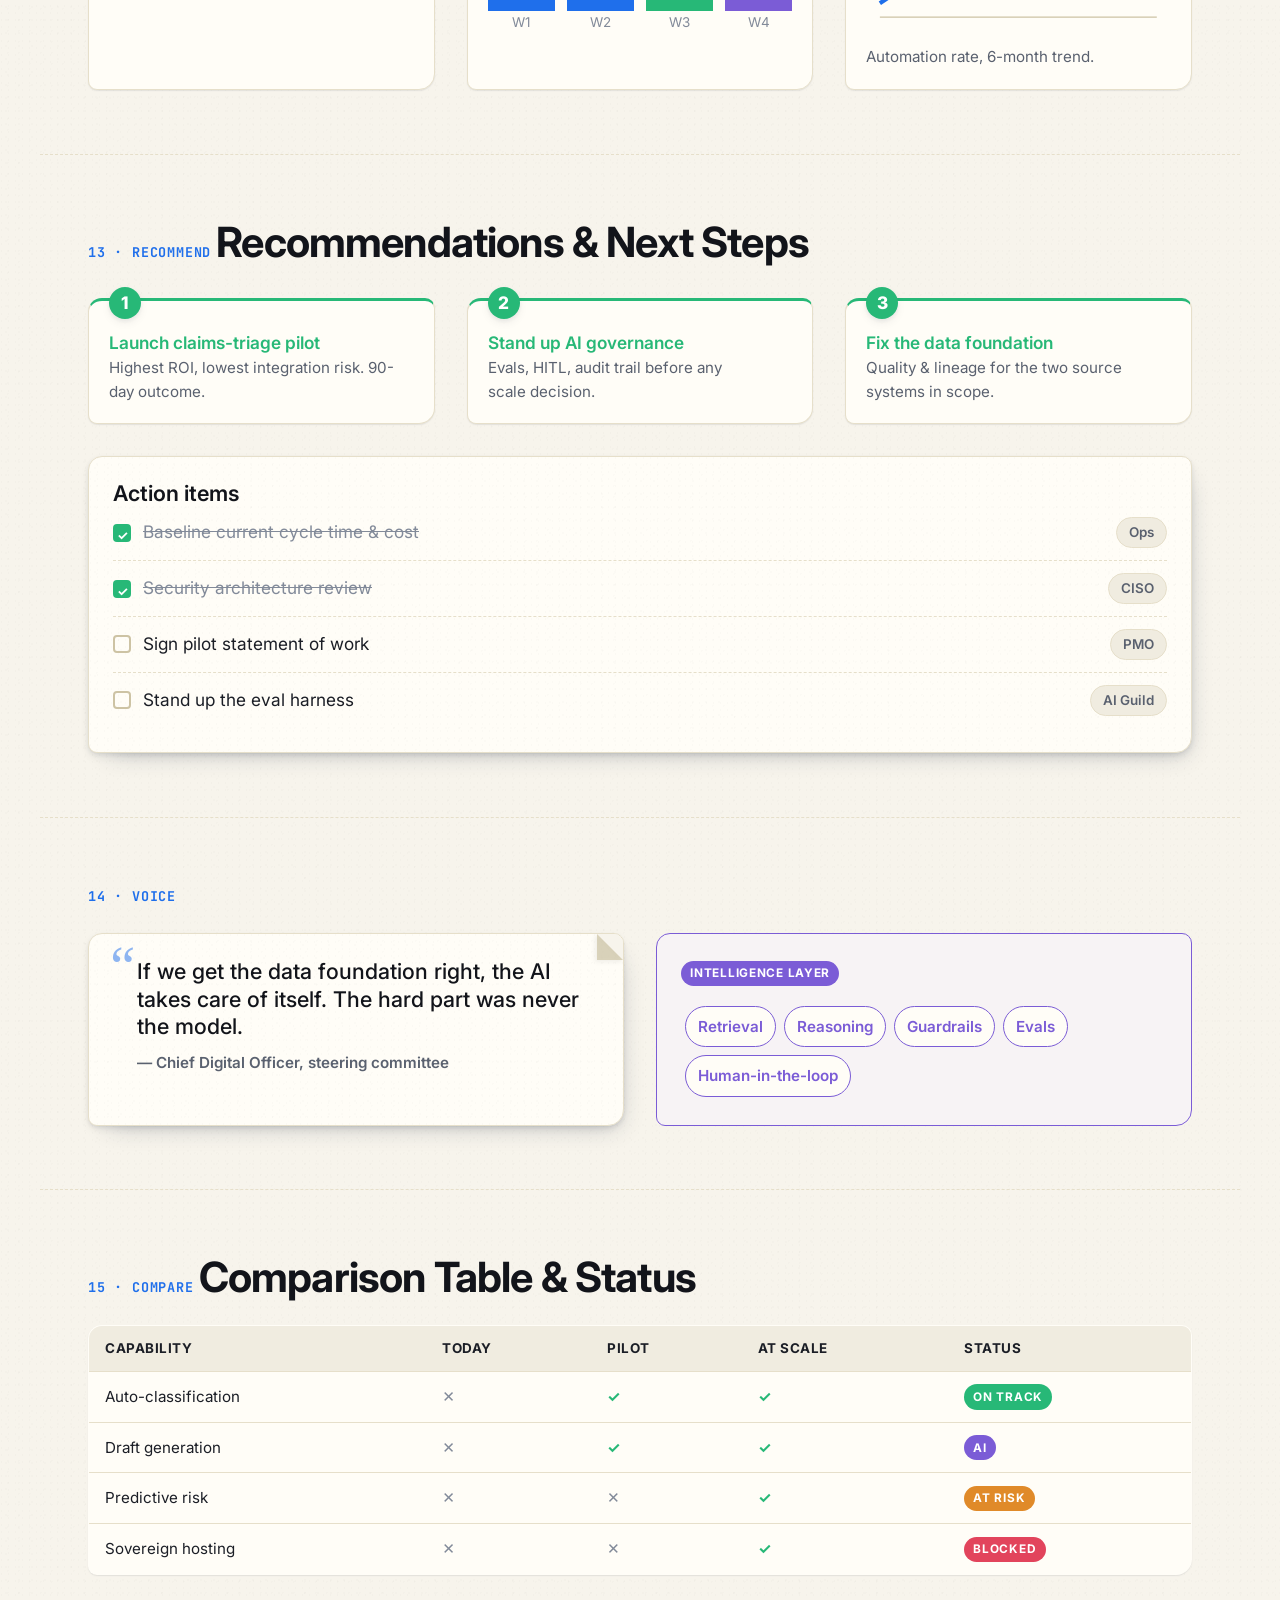
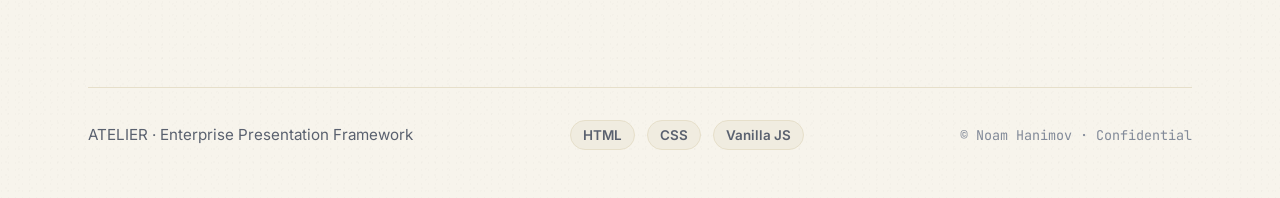
<file: design-system/examples/gallery.html>
<!doctype html>
<html lang="en" dir="ltr" data-theme="workshop" data-scheme="light">
<head>
<meta charset="utf-8">
<meta name="viewport" content="width=device-width, initial-scale=1">
<title>ATELIER · Component Gallery</title>
<meta name="description" content="Living component gallery for the ATELIER enterprise presentation framework. Hand-drawn strategy-workshop theme. HTML · CSS · Vanilla JS.">
<link rel="preconnect" href="https://fonts.googleapis.com">
<link rel="preconnect" href="https://fonts.gstatic.com" crossorigin>
<link href="https://fonts.googleapis.com/css2?family=Inter:wght@400;500;600;700;800&family=Caveat:wght@500;600;700&family=Assistant:wght@400;500;600;700;800&family=JetBrains+Mono:wght@500&display=swap" rel="stylesheet">
<link rel="stylesheet" href="../atelier.css">
</head>
<body>
<a class="skip-link" href="#main">Skip to content</a>

<!-- ============ TOOLBAR ============ -->
<header class="toolbar no-print">
  <span class="brand"><span class="dot"></span> ATELIER <span class="text-soft fw-medium">· Gallery</span></span>
  <span class="spacer"></span>
  <nav class="cluster no-print" aria-label="Theme switcher">
    <button class="btn ghost" data-action="set-theme" data-theme="workshop">Workshop</button>
    <button class="btn ghost" data-action="set-theme" data-theme="glass">Glass</button>
    <button class="btn ghost" data-action="set-theme" data-theme="scandi">Scandi</button>
    <button class="btn ghost" data-action="set-theme" data-theme="ai">MS&nbsp;AI</button>
  </nav>
  <a class="btn ghost" href="gallery.he.html" title="עברית">עברית</a>
  <button class="btn ghost" data-action="dir" title="Toggle direction">◧ <span data-dir-label>LTR</span></button>
  <button class="btn ghost" data-action="theme" title="Toggle light/dark">◐ <span data-scheme-label>Light</span></button>
  <button class="btn" data-action="print">Export</button>
</header>

<main id="main">

<!-- ============ HERO ============ -->
<section class="hero container" data-reveal="up">
  <div class="coffee-stain" style="top:40px; inset-inline-end:60px;"></div>
  <span class="eyebrow hero__kicker">Enterprise Presentation Framework</span>
  <h1>The strategy workshop, <span class="marker-circle ink-blue">rendered<svg class="draw" viewBox="0 0 240 60" preserveAspectRatio="none"><path d="M12,34 C40,8 210,6 228,30 C236,44 190,56 118,55 C44,54 6,46 14,30"/></svg></span> as a system.</h1>
  <p class="hero__lead">One token layer. Four themes. Thirty components. A dependency-free, AI-composable framework for executive decks — built with <strong>HTML · CSS · Vanilla JS</strong>.</p>
  <div class="cluster hero__meta">
    <span class="chip">RTL / LTR</span><span class="chip">Dark / Light</span>
    <span class="chip">4 themes</span><span class="chip">Print-ready</span><span class="chip">Zero dependencies</span>
  </div>
</section>

<!-- ============ INK SYSTEM ============ -->
<section class="section container">
  <div class="section-head">
    <div>
      <span class="tag">01 · FOUNDATION</span>
      <h2 class="slide-title">Ink System<svg class="underline draw" viewBox="0 0 200 12" preserveAspectRatio="none"><path d="M2,8 C60,2 140,2 198,7"/></svg></h2>
    </div>
    <p class="text-soft" style="max-inline-size:36ch">Six semantic inks carry meaning across every component.</p>
  </div>
  <div class="grid grid-3" data-reveal="up" data-stagger>
    <article class="card"><h4 class="ink-black">Black — Titles</h4><p class="text-soft">Structure, headings, the skeleton of the argument.</p></article>
    <article class="card"><h4 class="ink-blue">Blue — Ideas</h4><p class="text-soft">Hypotheses, concepts, connective thinking.</p></article>
    <article class="card"><h4 class="ink-red">Red — Problems</h4><p class="text-soft">Pain points, blockers, what is broken today.</p></article>
    <article class="card"><h4 class="ink-green">Green — Solutions</h4><p class="text-soft">Recommendations, wins, the desired future.</p></article>
    <article class="card"><h4 class="ink-orange">Orange — Risks</h4><p class="text-soft">Uncertainty, exposure, things to watch.</p></article>
    <article class="card"><h4 class="ink-purple">Purple — AI</h4><p class="text-soft">Intelligence, automation, model-driven capability.</p></article>
  </div>
</section>

<!-- ============ EXECUTIVE SUMMARY ============ -->
<section class="section container">
  <span class="tag">02 · NARRATIVE</span>
  <h2 class="slide-title">Executive Summary<svg class="underline draw" viewBox="0 0 200 12" preserveAspectRatio="none"><path d="M2,8 C60,2 140,2 198,7"/></svg></h2>
  <div class="exec-summary mt-6" data-reveal="up">
    <article class="card fold-corner">
      <span class="eyebrow card__eyebrow">The one-slide story</span>
      <ul class="points">
        <li>Legacy processes cost <strong>~₪18M</strong> annually in manual rework across three divisions.</li>
        <li>An AI-assisted operating model can automate <span class="mark">62% of casework</span> within 9 months.</li>
        <li>Phase-1 pilot targets a single high-volume workflow — measurable in 90 days.</li>
        <li>Governance, security and change management run in parallel from day one.</li>
      </ul>
    </article>
    <div class="stack">
      <div class="kpi purple"><span class="kpi__label">Automation potential</span>
        <div class="kpi__value" data-count="62" data-suffix="%">0%</div>
        <span class="kpi__delta up"><svg class="icon icon--sm"><use href="../icons/icons.svg#i-sparkle"/></svg> vs. 18% today</span></div>
      <div class="kpi green"><span class="kpi__label">Projected annual saving</span>
        <div class="kpi__value" data-count="11.4" data-decimals="1" data-prefix="₪" data-suffix="M">₪0M</div>
        <span class="kpi__delta up">▲ 3.2× ROI</span></div>
    </div>
  </div>
</section>

<!-- ============ KPIs ============ -->
<section class="section container">
  <span class="tag">03 · METRICS</span>
  <h2 class="slide-title">KPI Cards &amp; Progress</h2>
  <div class="grid grid-4 mt-6" data-reveal="up" data-stagger>
    <div class="kpi"><span class="kpi__label">Time-to-decision</span><div class="kpi__value" data-count="4.2" data-decimals="1" data-suffix="d">0d</div><span class="kpi__delta down">▼ 38% faster</span></div>
    <div class="kpi green"><span class="kpi__label">CSAT</span><div class="kpi__value" data-count="94" data-suffix="%">0%</div><span class="kpi__delta up">▲ 6 pts</span></div>
    <div class="kpi orange"><span class="kpi__label">Open risks</span><div class="kpi__value" data-count="7">0</div><span class="kpi__delta">2 critical</span></div>
    <div class="kpi purple"><span class="kpi__label">Models in prod</span><div class="kpi__value" data-count="12">0</div><span class="kpi__delta up">▲ 4 this Q</span></div>
  </div>
  <div class="grid grid-2 mt-8">
    <div class="card"><div class="cluster between"><strong>Migration progress</strong><span class="mono">72%</span></div><div class="progress mt-2" data-progress="72"><span></span></div></div>
    <div class="card"><div class="cluster between"><strong>Model coverage</strong><span class="mono">45%</span></div><div class="progress p mt-2" data-progress="45"><span></span></div></div>
  </div>
</section>

<!-- ============ CURRENT vs FUTURE ============ -->
<section class="section container">
  <span class="tag">04 · SHIFT</span>
  <h2 class="slide-title">Current vs. Future State</h2>
  <div class="vs mt-6" data-reveal="up">
    <div class="vs__col now"><h4 class="ink-red">Today</h4><ul><li>Manual triage in a shared inbox</li><li>4–6 day cycle time</li><li>No single source of truth</li><li>Reactive risk handling</li></ul></div>
    <div class="vs__arrow"><svg class="freehand icon--arrow" viewBox="0 0 56 40"><path d="M4,20 C22,10 34,30 48,20 M40,12 L50,20 L40,28"/></svg></div>
    <div class="vs__col future"><h4 class="ink-green">Target</h4><ul><li>AI-routed, auto-prioritised</li><li>Same-day resolution</li><li>Unified case workspace</li><li>Predictive risk signals</li></ul></div>
  </div>
</section>

<!-- ============ PROCESS + PIPELINE ============ -->
<section class="section container">
  <span class="tag">05 · FLOW</span>
  <h2 class="slide-title">Process Flow &amp; AI Pipeline</h2>
  <div class="flow mt-6" data-reveal="up" data-stagger>
    <div class="flow__step"><span class="flow__num">1</span><h4>Intake</h4><p>Capture request from any channel.</p></div>
    <div class="flow__step"><span class="flow__num">2</span><h4>Classify</h4><p>Model tags intent &amp; urgency.</p></div>
    <div class="flow__step"><span class="flow__num">3</span><h4>Route</h4><p>Assign to the best-fit queue.</p></div>
    <div class="flow__step"><span class="flow__num">4</span><h4>Resolve</h4><p>Agent + copilot close the case.</p></div>
  </div>
  <div class="pipeline mt-8" data-reveal="up" data-stagger>
    <div class="pipeline__stage"><span class="badge ai">Ingest</span><p>Documents, tickets, telemetry</p></div>
    <div class="pipeline__stage"><span class="badge ai">Embed</span><p>Vectorise &amp; index</p></div>
    <div class="pipeline__stage"><span class="badge ai">Reason</span><p>LLM + business rules</p></div>
    <div class="pipeline__stage"><span class="badge ai">Act</span><p>Draft, route, automate</p></div>
    <div class="pipeline__stage"><span class="badge ai">Govern</span><p>Audit, evals, HITL</p></div>
  </div>
</section>

<!-- ============ ROADMAP + TIMELINE ============ -->
<section class="section container">
  <span class="tag">06 · PLAN</span>
  <h2 class="slide-title">Roadmap, Timeline &amp; Milestones</h2>
  <div class="grid grid-2 mt-6" data-reveal="up">
    <div class="roadmap">
      <div class="roadmap__lane"><span class="soft text-soft">Foundation</span><div class="roadmap__bar">Q1 · Data &amp; security base</div></div>
      <div class="roadmap__lane"><span class="soft text-soft">Pilot</span><div class="roadmap__bar p">Q2 · First workflow</div></div>
      <div class="roadmap__lane"><span class="soft text-soft">Scale</span><div class="roadmap__bar g">Q3 · 3 divisions</div></div>
      <div class="roadmap__lane"><span class="soft text-soft">Optimise</span><div class="roadmap__bar o">Q4 · Cost &amp; evals</div></div>
    </div>
    <div class="timeline">
      <div class="timeline__item done"><div class="timeline__date">JAN</div><strong>Kickoff &amp; discovery</strong><p>Stakeholder map, baseline metrics.</p></div>
      <div class="timeline__item done"><div class="timeline__date">MAR</div><strong>Architecture signed off</strong><p>Security &amp; data governance approved.</p></div>
      <div class="timeline__item"><div class="timeline__date">JUN</div><strong>Pilot live</strong><p>90-day measurable outcome.</p></div>
      <div class="timeline__item"><div class="timeline__date">SEP</div><strong>Scale decision gate</strong><p>Go / no-go with the steering committee.</p></div>
    </div>
  </div>
</section>

<!-- ============ RISK / PRIORITY MATRIX ============ -->
<section class="section container">
  <span class="tag">07 · DECIDE</span>
  <h2 class="slide-title">Risk &amp; Priority Matrix</h2>
  <div class="grid grid-2 mt-6" data-reveal="up">
    <div class="matrix-wrap">
      <div class="matrix">
        <div class="cell hi"><h5>High impact · High likelihood</h5><span class="dot ink-red"><svg class="icon icon--sm"><use href="../icons/icons.svg#i-warning"/></svg> Data quality</span><span class="dot ink-red"><svg class="icon icon--sm"><use href="../icons/icons.svg#i-warning"/></svg> Model drift</span></div>
        <div class="cell mid"><h5>High impact · Low likelihood</h5><span class="dot ink-orange">Vendor lock-in</span></div>
        <div class="cell mid"><h5>Low impact · High likelihood</h5><span class="dot ink-orange">Change fatigue</span></div>
        <div class="cell lo"><h5>Low impact · Low likelihood</h5><span class="dot ink-green">UI polish</span></div>
      </div>
      <div class="lbl-x">Likelihood →</div><div class="lbl-y">Impact →</div>
    </div>
    <div class="stack">
      <div class="callout stop"><svg class="icon"><use href="../icons/icons.svg#i-warning"/></svg><div><h4>Critical: data readiness</h4><p>Blocks pilot start. Owner: Data Platform. Mitigation underway.</p></div></div>
      <div class="callout warn"><svg class="icon"><use href="../icons/icons.svg#i-flag"/></svg><div><h4>Watch: change adoption</h4><p>Pair rollout with enablement &amp; incentives.</p></div></div>
      <div class="callout ai"><svg class="icon"><use href="../icons/icons.svg#i-brain"/></svg><div><h4>AI governance</h4><p>Human-in-the-loop + eval harness from day one.</p></div></div>
    </div>
  </div>
</section>

<!-- ============ SWOT + DECISIONS ============ -->
<section class="section container">
  <span class="tag">08 · FRAME</span>
  <h2 class="slide-title">SWOT &amp; Decisions</h2>
  <div class="grid grid-2 mt-6" data-reveal="up">
    <div class="swot">
      <div class="swot__q s"><h4 class="ink-green">Strengths</h4><ul><li>Strong data estate</li><li>Executive sponsorship</li></ul></div>
      <div class="swot__q w"><h4 class="ink-red">Weaknesses</h4><ul><li>Legacy integration debt</li><li>Skills gap in MLOps</li></ul></div>
      <div class="swot__q o"><h4 class="ink-blue">Opportunities</h4><ul><li>Automate 60%+ casework</li><li>New service tiers</li></ul></div>
      <div class="swot__q t"><h4 class="ink-orange">Threats</h4><ul><li>Regulatory shift</li><li>Faster competitors</li></ul></div>
    </div>
    <div class="stack">
      <div class="decision"><span class="num">1</span><div><strong>Build vs. buy the platform</strong><p class="text-soft">Hybrid: buy base, build differentiators.</p></div><span class="badge done">Decided</span></div>
      <div class="decision"><span class="num">2</span><div><strong>First workflow</strong><p class="text-soft">Claims triage — highest volume, clearest ROI.</p></div><span class="badge done">Decided</span></div>
      <div class="decision"><span class="num">3</span><div><strong>Hosting model</strong><p class="text-soft">Sovereign / air-gapped under review.</p></div><span class="badge at-risk">Open</span></div>
    </div>
  </div>
</section>

<!-- ============ BRAINSTORM BOARD ============ -->
<section class="section container">
  <span class="tag">09 · WORKSHOP</span>
  <h2 class="slide-title">Brainstorm Board &amp; Sticky Notes</h2>
  <div class="board mt-6" data-reveal="up">
    <span class="tape tc"></span>
    <div class="cluster gap-8" style="align-items:flex-start">
      <div class="sticky drop" style="--rot:-3deg"><span class="pin"></span>Automate claims triage first <span class="meta">Idea · Blue team</span></div>
      <div class="sticky green drop" style="--rot:2deg"><span class="pin green"></span>Reuse the identity platform <span class="meta">Solution</span></div>
      <div class="sticky pink drop" style="--rot:-1deg"><span class="pin"></span>Data quality is the real blocker <span class="meta">Problem</span></div>
      <div class="sticky blue drop" style="--rot:3deg"><span class="pin blue"></span>What if the copilot drafts replies? <span class="meta">Idea</span></div>
      <div class="sticky purple drop" style="--rot:-2deg"><span class="pin"></span>Add an eval harness before scale <span class="meta">AI · Governance</span></div>
    </div>
    <div class="annot blue" style="position:absolute; inset-inline-end:40px; inset-block-end:26px;">focus here</div>
  </div>
</section>

<!-- ============ JOURNEY ============ -->
<section class="section container">
  <span class="tag">10 · EMPATHISE</span>
  <h2 class="slide-title">Customer Journey Map</h2>
  <div class="card mt-6" data-reveal="up">
    <div class="journey">
      <div class="journey__stage"><h5>Discover</h5><div class="journey__line"><div class="journey__pt"></div></div><p>Finds the service online</p></div>
      <div class="journey__stage"><h5>Submit</h5><div class="journey__line"><div class="journey__pt mid"></div></div><p>Confusing forms</p></div>
      <div class="journey__stage"><h5>Wait</h5><div class="journey__line"><div class="journey__pt low"></div></div><p>No status updates</p></div>
      <div class="journey__stage"><h5>Resolve</h5><div class="journey__line"><div class="journey__pt mid"></div></div><p>Eventually handled</p></div>
      <div class="journey__stage"><h5>Follow-up</h5><div class="journey__line"><div class="journey__pt"></div></div><p>Proactive check-in</p></div>
    </div>
  </div>
</section>

<!-- ============ ARCHITECTURE + WIREFRAME ============ -->
<section class="section container">
  <span class="tag">11 · BUILD</span>
  <h2 class="slide-title">Architecture Sketch &amp; Wireframe</h2>
  <div class="grid grid-2 mt-6" data-reveal="up">
    <div class="arch">
      <div class="arch__tier"><h5>Experience</h5><span class="arch__box">Agent workspace</span><span class="arch__box">Citizen portal</span><span class="arch__box">Copilot</span></div>
      <div class="arch__tier"><h5>Intelligence</h5><span class="arch__box">LLM gateway</span><span class="arch__box">Vector store</span><span class="arch__box">Eval harness</span></div>
      <div class="arch__tier"><h5>Data &amp; platform</h5><span class="arch__box">SAP</span><span class="arch__box">Power BI</span><span class="arch__box">Lakehouse</span><span class="arch__box">IAM</span></div>
    </div>
    <div class="wire">
      <div class="wire__bar md"></div><div class="wire__bar sm"></div>
      <div class="grid grid-2 gap-2" style="margin-block:var(--s-3)"><div class="wire__block">Chart</div><div class="wire__block">KPI</div></div>
      <div class="wire__block" style="min-block-size:70px">Table / case list</div>
    </div>
  </div>
</section>

<!-- ============ CHARTS ============ -->
<section class="section container">
  <span class="tag">12 · MEASURE</span>
  <h2 class="slide-title">Charts</h2>
  <div class="grid grid-3 mt-6" data-reveal="up">
    <div class="chart-card">
      <h4>Effort split</h4>
      <div class="cluster between gap-6">
        <div class="donut" data-donut='[{"value":62,"color":"#7b5cd6"},{"value":24,"color":"#1f6feb"},{"value":14,"color":"#e08a29"}]' data-center="62%"></div>
        <div class="legend"><span><i style="background:#7b5cd6"></i>Automated 62%</span><span><i style="background:#1f6feb"></i>Assisted 24%</span><span><i style="background:#e08a29"></i>Manual 14%</span></div>
      </div>
    </div>
    <div class="chart-card">
      <h4>Cases resolved / week</h4>
      <div class="bars">
        <div class="bar" style="--h:40%"><span>1.2k</span><small>W1</small></div>
        <div class="bar" style="--h:58%;background:var(--ink-blue)"><span>1.7k</span><small>W2</small></div>
        <div class="bar" style="--h:72%;background:var(--ink-green)"><span>2.1k</span><small>W3</small></div>
        <div class="bar" style="--h:92%;background:var(--ink-purple)"><span>2.7k</span><small>W4</small></div>
      </div>
    </div>
    <div class="chart-card line-chart">
      <h4>Automation trend</h4>
      <svg class="draw" viewBox="0 0 220 140">
        <polyline fill="none" stroke="var(--color-line-strong)" stroke-width="1" points="10,120 210,120"/>
        <polyline class="freehand" fill="none" stroke="var(--ink-blue)" stroke-width="3" points="10,110 55,80 100,90 145,45 200,20"/>
        <circle cx="200" cy="20" r="5" fill="var(--ink-blue)"/>
      </svg>
      <p class="text-soft fs-sm">Automation rate, 6-month trend.</p>
    </div>
  </div>
</section>

<!-- ============ RECOMMENDATIONS + ACTIONS ============ -->
<section class="section container">
  <span class="tag">13 · RECOMMEND</span>
  <h2 class="slide-title">Recommendations &amp; Next Steps</h2>
  <div class="grid grid-3 mt-8" data-reveal="up" data-stagger>
    <div class="reco"><span class="reco__rank">1</span><h4 class="ink-green">Launch claims-triage pilot</h4><p>Highest ROI, lowest integration risk. 90-day outcome.</p></div>
    <div class="reco"><span class="reco__rank">2</span><h4 class="ink-green">Stand up AI governance</h4><p>Evals, HITL, audit trail before any scale decision.</p></div>
    <div class="reco"><span class="reco__rank">3</span><h4 class="ink-green">Fix the data foundation</h4><p>Quality &amp; lineage for the two source systems in scope.</p></div>
  </div>
  <div class="card mt-8">
    <h4>Action items</h4>
    <div class="action done"><span class="box"></span><span class="txt">Baseline current cycle time &amp; cost</span><span class="owner chip">Ops</span></div>
    <div class="action done"><span class="box"></span><span class="txt">Security architecture review</span><span class="owner chip">CISO</span></div>
    <div class="action"><span class="box"></span><span class="txt">Sign pilot statement of work</span><span class="owner chip">PMO</span></div>
    <div class="action"><span class="box"></span><span class="txt">Stand up the eval harness</span><span class="owner chip">AI Guild</span></div>
  </div>
</section>

<!-- ============ QUOTE + AI BRAIN ============ -->
<section class="section container">
  <span class="tag">14 · VOICE</span>
  <div class="grid grid-2 mt-6" data-reveal="up">
    <div class="card fold-corner"><blockquote class="quote">If we get the data foundation right, the AI takes care of itself. The hard part was never the model.<cite>— Chief Digital Officer, steering committee</cite></blockquote></div>
    <div class="ai-brain floaty">
      <span class="badge ai">Intelligence layer</span>
      <div class="mt-4">
        <span class="node">Retrieval</span><span class="node">Reasoning</span><span class="node">Guardrails</span><span class="node">Evals</span><span class="node">Human-in-the-loop</span>
      </div>
    </div>
  </div>
</section>

<!-- ============ COMPARISON TABLE ============ -->
<section class="section container">
  <span class="tag">15 · COMPARE</span>
  <h2 class="slide-title">Comparison Table &amp; Status</h2>
  <table class="tbl mt-6" data-reveal="up">
    <thead><tr><th>Capability</th><th>Today</th><th>Pilot</th><th>At scale</th><th>Status</th></tr></thead>
    <tbody>
      <tr><td>Auto-classification</td><td><span class="cross">✕</span></td><td><span class="tick">✓</span></td><td><span class="tick">✓</span></td><td><span class="badge on-track">On track</span></td></tr>
      <tr><td>Draft generation</td><td><span class="cross">✕</span></td><td><span class="tick">✓</span></td><td><span class="tick">✓</span></td><td><span class="badge ai">AI</span></td></tr>
      <tr><td>Predictive risk</td><td><span class="cross">✕</span></td><td><span class="cross">✕</span></td><td><span class="tick">✓</span></td><td><span class="badge at-risk">At risk</span></td></tr>
      <tr><td>Sovereign hosting</td><td><span class="cross">✕</span></td><td><span class="cross">✕</span></td><td><span class="tick">✓</span></td><td><span class="badge blocked">Blocked</span></td></tr>
    </tbody>
  </table>
</section>

</main>

<!-- ============ FOOTER ============ -->
<footer class="container">
  <div class="slide-footer">
    <span>ATELIER · Enterprise Presentation Framework</span>
    <span class="cluster"><span class="chip">HTML</span><span class="chip">CSS</span><span class="chip">Vanilla JS</span></span>
    <span class="page-num">© Noam Hanimov · Confidential</span>
  </div>
</footer>

<script type="module" src="../js/index.js"></script>
</body>
</html>
</file>
<file: css/tokens.css>
/* =====================================================================
   ATELIER — Strategy Workshop Presentation Design System
   01 · DESIGN TOKENS
   The single source of truth. Never hardcode a value in a component —
   reach for a token. Themes only ever re-map these variables.
   ===================================================================== */

:root {
  /* ---- Ink System -------------------------------------------------
     Semantic marker inks used across the whole system.
     black=titles · blue=ideas · red=problems · green=solutions
     orange=risks · purple=AI                                        */
  --ink-black:  #1c1c1e;
  --ink-blue:   #1f6feb;
  --ink-red:    #d1414b;
  --ink-green:  #2e9e5b;
  --ink-orange: #e08a29;
  --ink-purple: #7b5cd6;

  --ink-blue-wash:   rgba(31, 111, 235, .12);
  --ink-red-wash:    rgba(209, 65, 75, .12);
  --ink-green-wash:  rgba(46, 158, 91, .12);
  --ink-orange-wash: rgba(224, 138, 41, .14);
  --ink-purple-wash: rgba(123, 92, 214, .12);

  /* Highlighter (marker) translucent inks */
  --hl-yellow: rgba(255, 214, 64, .55);
  --hl-green:  rgba(120, 214, 130, .45);
  --hl-blue:   rgba(120, 176, 255, .45);
  --hl-pink:   rgba(255, 150, 180, .45);

  /* ---- Surface / Paper -------------------------------------------- */
  --paper:        #f6f3ec;   /* warm cream page            */
  --paper-2:      #efe9dd;   /* recessed panel             */
  --paper-card:   #fffdf8;   /* raised sticky / card       */
  --paper-line:   #d9d2c4;   /* rule / dot-grid line       */
  --ink-faint:    #b7ad9b;   /* faint pencil               */
  --text:         #26242a;
  --text-soft:    #57535d;
  --text-mute:    #8a8590;

  /* Sticky note pigments */
  --sticky-yellow: #ffe9a8;
  --sticky-blue:   #bfe0ff;
  --sticky-green:  #c7edc0;
  --sticky-pink:   #ffd0d6;
  --sticky-purple: #ddd2f7;
  --tape:          rgba(226, 214, 176, .72);

  /* ---- Typography -------------------------------------------------- */
  --font-sans: "Inter", "Segoe UI", "Assistant", "Rubik", system-ui, -apple-system, sans-serif;
  --font-hand: "Caveat", "Gochi Hand", "Comic Sans MS", cursive;
  --font-mono: "JetBrains Mono", "SFMono-Regular", ui-monospace, monospace;

  --fs-hero:  clamp(2.6rem, 4.4vw, 4rem);
  --fs-h1:    clamp(2rem, 3.2vw, 2.8rem);
  --fs-h2:    clamp(1.5rem, 2.4vw, 2rem);
  --fs-h3:    1.35rem;
  --fs-lead:  1.15rem;
  --fs-body:  1rem;
  --fs-sm:    .875rem;
  --fs-xs:    .75rem;

  --lh-tight: 1.15;
  --lh-body:  1.6;

  --fw-reg: 400;
  --fw-med: 500;
  --fw-semi: 600;
  --fw-bold: 700;
  --fw-black: 800;

  /* ---- Spacing scale (4pt) ---------------------------------------- */
  --s-1: 4px;   --s-2: 8px;   --s-3: 12px;  --s-4: 16px;
  --s-5: 20px;  --s-6: 24px;  --s-8: 32px;  --s-10: 40px;
  --s-12: 48px; --s-16: 64px; --s-20: 80px; --s-24: 96px;

  /* ---- Radius ------------------------------------------------------ */
  --r-xs: 4px; --r-sm: 8px; --r-md: 12px; --r-lg: 18px; --r-xl: 26px;
  --r-pill: 999px;

  /* ---- Elevation (soft, paper-like) ------------------------------- */
  --sh-1: 0 1px 2px rgba(40,34,20,.10), 0 1px 1px rgba(40,34,20,.06);
  --sh-2: 0 4px 10px rgba(40,34,20,.10), 0 2px 4px rgba(40,34,20,.07);
  --sh-3: 0 12px 28px rgba(40,34,20,.14), 0 4px 8px rgba(40,34,20,.08);
  --sh-lift: 0 18px 40px rgba(40,34,20,.20);

  /* ---- Motion ------------------------------------------------------ */
  --ease-out: cubic-bezier(.16,.84,.44,1);
  --ease-spring: cubic-bezier(.34,1.56,.64,1);
  --t-fast: .18s;
  --t-med:  .32s;
  --t-slow: .6s;

  /* ---- Layout ------------------------------------------------------ */
  --page-w: 1180px;
  --slide-ratio: 16 / 9;
}

/* ---- DARK THEME (blueprint / studio at night) -------------------- */
[data-theme="dark"] {
  --paper:      #14161c;
  --paper-2:    #1b1e26;
  --paper-card: #20242e;
  --paper-line: #2c313d;
  --ink-faint:  #3a4150;
  --text:       #e9edf4;
  --text-soft:  #b3bccb;
  --text-mute:  #7c8698;

  --ink-black:  #f2f4f8;
  --ink-blue:   #5b9bff;
  --ink-red:    #ff6d78;
  --ink-green:  #4fce82;
  --ink-orange: #ffb04d;
  --ink-purple: #a487ff;

  --sticky-yellow: #4a4327;
  --sticky-blue:   #1f3a52;
  --sticky-green:  #234a2c;
  --sticky-pink:   #4d2733;
  --sticky-purple: #34294f;
  --tape:          rgba(120,110,80,.42);

  --sh-1: 0 1px 2px rgba(0,0,0,.5);
  --sh-2: 0 4px 12px rgba(0,0,0,.5);
  --sh-3: 0 14px 32px rgba(0,0,0,.6);
  --sh-lift: 0 20px 48px rgba(0,0,0,.7);
}
</file>
<file: css/base.css>
/* =====================================================================
   02 · BASE — reset, typography, paper surface, layout primitives
   ===================================================================== */

*, *::before, *::after { box-sizing: border-box; }
html { -webkit-text-size-adjust: 100%; scroll-behavior: smooth; }
body {
  margin: 0;
  font-family: var(--font-sans);
  font-size: var(--fs-body);
  line-height: var(--lh-body);
  color: var(--text);
  background: var(--paper);
  -webkit-font-smoothing: antialiased;
  text-rendering: optimizeLegibility;
  transition: background var(--t-med) var(--ease-out), color var(--t-med) var(--ease-out);
}

/* Paper surface: warm cream with subtle fibre + dot grid */
.paper-surface {
  position: relative;
  background-color: var(--paper);
  background-image:
    radial-gradient(var(--paper-line) 1px, transparent 1.4px),
    radial-gradient(rgba(0,0,0,.015) 1px, transparent 1px);
  background-size: 26px 26px, 6px 6px;
  background-position: 0 0, 0 0;
}
.paper-surface::after { /* faint vignette / aged edge */
  content: ""; position: absolute; inset: 0; pointer-events: none;
  box-shadow: inset 0 0 140px rgba(60,50,20,.06);
}

h1,h2,h3,h4 { line-height: var(--lh-tight); font-weight: var(--fw-bold); color: var(--text); margin: 0 0 var(--s-3); }
h1 { font-size: var(--fs-h1); }
h2 { font-size: var(--fs-h2); }
h3 { font-size: var(--fs-h3); }
p  { margin: 0 0 var(--s-4); color: var(--text-soft); }
a  { color: var(--ink-blue); text-decoration: none; }
a:hover { text-decoration: underline; }
small { font-size: var(--fs-sm); color: var(--text-mute); }
code { font-family: var(--font-mono); font-size: .85em; background: var(--paper-2);
       padding: .12em .4em; border-radius: var(--r-xs); }

/* Direction handling — logical properties keep RTL/LTR clean */
[dir="rtl"] body { font-family: "Assistant", "Rubik", var(--font-sans); }

/* Layout primitives */
.container { width: min(100% - 48px, var(--page-w)); margin-inline: auto; }
.stack > * + * { margin-top: var(--flow, var(--s-4)); }
.cluster { display: flex; flex-wrap: wrap; gap: var(--s-3); align-items: center; }
.grid { display: grid; gap: var(--s-6); }
.grid-2 { grid-template-columns: repeat(2, 1fr); }
.grid-3 { grid-template-columns: repeat(3, 1fr); }
.grid-4 { grid-template-columns: repeat(4, 1fr); }
@media (max-width: 900px){ .grid-3,.grid-4{ grid-template-columns: repeat(2,1fr);} }
@media (max-width: 620px){ .grid-2,.grid-3,.grid-4{ grid-template-columns: 1fr;} }

/* Utilities */
.text-center{ text-align:center; } .text-end{ text-align:end; }
.muted{ color: var(--text-mute); } .soft{ color: var(--text-soft); }
.mono{ font-family: var(--font-mono); }
.eyebrow{ font-size: var(--fs-xs); letter-spacing: .18em; text-transform: uppercase;
          font-weight: var(--fw-semi); color: var(--text-mute); }
.hand{ font-family: var(--font-hand); font-weight: 700; letter-spacing: .01em; }

.ink-black{color:var(--ink-black)!important} .ink-blue{color:var(--ink-blue)!important}
.ink-red{color:var(--ink-red)!important} .ink-green{color:var(--ink-green)!important}
.ink-orange{color:var(--ink-orange)!important} .ink-purple{color:var(--ink-purple)!important}

.pt-0{padding-top:0} .mb-0{margin-bottom:0}
.divider{ height:1px; background: var(--paper-line); border:0; margin: var(--s-8) 0; }

/* Focus ring — accessible */
:focus-visible { outline: 3px solid var(--ink-blue); outline-offset: 2px; border-radius: var(--r-xs); }

/* Screen-reader only */
.sr-only{ position:absolute;width:1px;height:1px;padding:0;margin:-1px;overflow:hidden;clip:rect(0,0,0,0);white-space:nowrap;border:0; }
</file>
<file: css/paper.css>
/* =====================================================================
   03 · PAPER — notebook, whiteboard, dot-grid, blueprint surfaces
   + physical annotations: tape, pins, clips, folded corners,
     marker circles, freehand arrows, coffee stains, crossed text.
   Everything is CSS/SVG — no raster assets.
   ===================================================================== */

/* ---- Surface variants ---- */
.surf-notebook{
  background-color: var(--paper);
  background-image: repeating-linear-gradient(var(--paper) 0 27px, var(--paper-line) 27px 28px);
}
.surf-notebook.ruled-margin{ position:relative; }
.surf-notebook.ruled-margin::before{
  content:""; position:absolute; inset-block:0; inset-inline-start:52px; width:2px;
  background: var(--ink-red-wash); }

.surf-dotgrid{
  background-color: var(--paper);
  background-image: radial-gradient(var(--paper-line) 1.3px, transparent 1.4px);
  background-size: 22px 22px;
}
.surf-blueprint{
  background-color:#12315a; color:#dbe8ff;
  background-image:
    linear-gradient(rgba(255,255,255,.10) 1px, transparent 1px),
    linear-gradient(90deg, rgba(255,255,255,.10) 1px, transparent 1px),
    linear-gradient(rgba(255,255,255,.05) 1px, transparent 1px),
    linear-gradient(90deg, rgba(255,255,255,.05) 1px, transparent 1px);
  background-size: 88px 88px, 88px 88px, 22px 22px, 22px 22px;
}
.surf-blueprint h1,.surf-blueprint h2,.surf-blueprint h3{ color:#eaf1ff; }
.surf-whiteboard{ background:#fbfbfa; }

/* ---- Coffee stain (very subtle) ---- */
.coffee-stain{
  position:absolute; width:120px; height:120px; pointer-events:none; opacity:.5;
  border-radius:50%;
  background:
    radial-gradient(circle at 50% 50%, transparent 54%, rgba(120,72,30,.10) 55%, rgba(120,72,30,.16) 60%, transparent 63%),
    radial-gradient(circle at 50% 50%, transparent 60%, rgba(120,72,30,.08) 62%, transparent 66%);
  filter: blur(.3px);
}

/* ---- Masking tape ---- */
.tape{
  position:absolute; width:96px; height:26px; background:var(--tape);
  box-shadow: var(--sh-1); opacity:.9; z-index:3;
  border-inline: 1px dashed rgba(0,0,0,.06);
}
.tape::before,.tape::after{ content:""; position:absolute; inset-block:0; width:4px; }
.tape.tl{ inset-block-start:-12px; inset-inline-start:18px; transform:rotate(-6deg); }
.tape.tr{ inset-block-start:-12px; inset-inline-end:18px; transform:rotate(5deg); }
.tape.tc{ inset-block-start:-13px; inset-inline-start:50%; transform:translateX(-50%) rotate(-2deg); }

/* ---- Push pin ---- */
.pin{
  position:absolute; width:18px; height:18px; border-radius:50%; z-index:4;
  background: radial-gradient(circle at 35% 30%, #ff8a8a, var(--ink-red) 60%, #9c2f37);
  box-shadow: 0 3px 5px rgba(0,0,0,.35); inset-block-start:-9px; inset-inline-start:50%;
  transform: translateX(-50%);
}
.pin::after{ content:""; position:absolute; inset:5px; border-radius:50%;
  background: radial-gradient(circle at 40% 35%, rgba(255,255,255,.9), transparent 60%); }
.pin.blue{ background: radial-gradient(circle at 35% 30%, #8ab6ff, var(--ink-blue) 60%, #1a4aa0); }
.pin.green{ background: radial-gradient(circle at 35% 30%, #8ce0a5, var(--ink-green) 60%, #1c6b3c); }

/* ---- Paper clip ---- */
.clip{
  position:absolute; inset-block-start:-14px; inset-inline-end:26px; width:22px; height:52px; z-index:4;
  border:2.5px solid #9aa2ad; border-radius:11px; border-block-end:none; height:44px;
  box-shadow: var(--sh-1);
}
.clip::before{ content:""; position:absolute; inset:6px 5px 12px 5px; border:2.5px solid #b9c0c9;
  border-radius:8px; border-block-end:none; }

/* ---- Folded corner ---- */
.fold-corner{ position:relative; }
.fold-corner::after{
  content:""; position:absolute; inset-block-end:0; inset-inline-end:0;
  border-width: 0 0 28px 28px; border-style:solid;
  border-color: transparent transparent var(--paper-2) transparent;
  filter: drop-shadow(-2px -2px 2px rgba(0,0,0,.12));
}

/* ---- Marker circle (SVG stroke that "draws" on reveal) ---- */
.marker-circle{ position:relative; display:inline-block; }
.marker-circle > svg{ position:absolute; inset:-14px -18px; width:calc(100% + 36px); height:calc(100% + 28px); overflow:visible; pointer-events:none; }
.marker-circle path{ fill:none; stroke:var(--ink-red); stroke-width:3.2; stroke-linecap:round;
  stroke-dasharray: 900; stroke-dashoffset: 900; opacity:.85; }
.is-drawn .marker-circle path,
.marker-circle.draw path{ animation: drawStroke 1.1s var(--ease-out) forwards; }

/* ---- Highlighter marker ---- */
.mark{ background: linear-gradient(120deg, var(--hl-yellow), var(--hl-yellow));
  background-size: 100% .68em; background-repeat:no-repeat; background-position: 0 68%;
  padding: 0 .1em; border-radius: 2px; box-decoration-break: clone; }
.mark.g{ background-image: linear-gradient(120deg,var(--hl-green),var(--hl-green)); }
.mark.b{ background-image: linear-gradient(120deg,var(--hl-blue),var(--hl-blue)); }
.mark.p{ background-image: linear-gradient(120deg,var(--hl-pink),var(--hl-pink)); }

/* ---- Crossed / struck text ---- */
.strike{ position:relative; color:var(--text-mute); }
.strike::after{ content:""; position:absolute; inset-inline:-3px; inset-block-start:52%;
  height:2px; background:var(--ink-red); transform: rotate(-2.4deg); border-radius:2px; }

/* ---- Freehand arrow (reusable SVG wrapper) ---- */
.freehand{ overflow:visible; }
.freehand path{ fill:none; stroke:var(--ink-black); stroke-width:2.6; stroke-linecap:round;
  stroke-linejoin:round; stroke-dasharray: 1000; stroke-dashoffset:1000; }
.is-drawn .freehand path,
.freehand.draw path{ animation: drawStroke 1s var(--ease-out) forwards; }
.freehand.blue path{ stroke:var(--ink-blue); }
.freehand.green path{ stroke:var(--ink-green); }

/* ---- Handwritten annotation label ---- */
.annot{ font-family:var(--font-hand); font-size:1.35rem; font-weight:700; color:var(--ink-blue);
  line-height:1.1; transform: rotate(-3deg); display:inline-block; }
.annot.red{ color:var(--ink-red); } .annot.green{ color:var(--ink-green); }
.annot.orange{ color:var(--ink-orange); } .annot.purple{ color:var(--ink-purple); }
</file>
<file: css/animations.css>
/* =====================================================================
   04 · ANIMATIONS — subtle, premium, purposeful.
   Reveal-on-scroll driven by [data-reveal]; JS toggles .is-in.
   ===================================================================== */

@keyframes drawStroke   { to { stroke-dashoffset: 0; } }
@keyframes fadeUp       { from{opacity:0; transform:translateY(16px)} to{opacity:1; transform:none} }
@keyframes fadeIn       { from{opacity:0} to{opacity:1} }
@keyframes slideInStart { from{opacity:0; transform:translateX(var(--slide-from, -28px))} to{opacity:1; transform:none} }
@keyframes stickyDrop   { 0%{opacity:0; transform:translateY(-24px) rotate(var(--rot,-2deg)) scale(.96)}
                          60%{opacity:1; transform:translateY(4px) rotate(var(--rot,-2deg)) scale(1.01)}
                          100%{opacity:1; transform:translateY(0) rotate(var(--rot,-2deg)) scale(1)} }
@keyframes paperReveal  { from{opacity:0; clip-path: inset(0 0 100% 0)} to{opacity:1; clip-path: inset(0 0 0 0)} }
@keyframes glowPulse    { 0%,100%{ box-shadow: 0 0 0 0 var(--ink-purple-wash)} 50%{ box-shadow: 0 0 22px 4px var(--ink-purple-wash)} }
@keyframes floaty       { 0%,100%{transform:translateY(0)} 50%{transform:translateY(-6px)} }
@keyframes countPop     { 0%{transform:scale(.9)} 55%{transform:scale(1.06)} 100%{transform:scale(1)} }

/* Reveal harness — hidden until in view */
[data-reveal]{ opacity:0; will-change: opacity, transform; }
[data-reveal].is-in{ opacity:1; }
[data-reveal="fade"].is-in{ animation: fadeIn var(--t-slow) var(--ease-out) both; }
[data-reveal="up"].is-in{ animation: fadeUp var(--t-slow) var(--ease-out) both; }
[data-reveal="slide"].is-in{ animation: slideInStart var(--t-slow) var(--ease-out) both; }
[data-reveal="paper"].is-in{ animation: paperReveal .8s var(--ease-out) both; }
[data-reveal="sticky"].is-in{ animation: stickyDrop .7s var(--ease-spring) both; }

/* Stagger children */
[data-stagger].is-in > *{ animation: fadeUp .6s var(--ease-out) both; }
[data-stagger].is-in > *:nth-child(1){ animation-delay:.05s }
[data-stagger].is-in > *:nth-child(2){ animation-delay:.13s }
[data-stagger].is-in > *:nth-child(3){ animation-delay:.21s }
[data-stagger].is-in > *:nth-child(4){ animation-delay:.29s }
[data-stagger].is-in > *:nth-child(5){ animation-delay:.37s }
[data-stagger].is-in > *:nth-child(6){ animation-delay:.45s }
[data-stagger].is-in > *:nth-child(7){ animation-delay:.53s }
[data-stagger].is-in > *:nth-child(8){ animation-delay:.61s }

/* Hover micro-interactions */
.hover-lift{ transition: transform var(--t-fast) var(--ease-out), box-shadow var(--t-fast) var(--ease-out); }
.hover-lift:hover{ transform: translateY(-4px); box-shadow: var(--sh-3); }
.hover-tilt{ transition: transform var(--t-med) var(--ease-spring); }
.hover-tilt:hover{ transform: rotate(-1deg) scale(1.015); }
.glow{ animation: glowPulse 3.2s ease-in-out infinite; }
.floaty{ animation: floaty 5s ease-in-out infinite; }

@media (prefers-reduced-motion: reduce){
  *, *::before, *::after{ animation-duration:.001ms!important; animation-iteration-count:1!important;
    transition-duration:.001ms!important; scroll-behavior:auto!important; }
  [data-reveal]{ opacity:1!important; }
  .freehand path,.marker-circle path{ stroke-dashoffset:0!important; }
}
</file>
<file: css/components.css>
/* =====================================================================
   05 · COMPONENTS — the reusable library
   ===================================================================== */

/* ---------- Buttons & chips ---------- */
.btn{ font-family:var(--font-sans); font-weight:var(--fw-semi); font-size:var(--fs-sm);
  display:inline-flex; align-items:center; gap:var(--s-2); padding:10px 18px;
  border-radius:var(--r-pill); border:1.5px solid var(--text); background:var(--text); color:var(--paper);
  cursor:pointer; transition: transform var(--t-fast) var(--ease-out), box-shadow var(--t-fast), background var(--t-fast); }
.btn:hover{ transform:translateY(-2px); box-shadow:var(--sh-2); }
.btn.ghost{ background:transparent; color:var(--text); }
.btn.blue{ background:var(--ink-blue); border-color:var(--ink-blue); color:#fff; }
.btn svg{ width:16px; height:16px; }
.chip{ display:inline-flex; align-items:center; gap:6px; font-size:var(--fs-xs); font-weight:var(--fw-semi);
  padding:4px 12px; border-radius:var(--r-pill); background:var(--paper-2); color:var(--text-soft);
  border:1px solid var(--paper-line); }

/* ---------- Status badges ---------- */
.badge{ display:inline-flex; align-items:center; gap:6px; font-size:var(--fs-xs); font-weight:var(--fw-bold);
  letter-spacing:.02em; padding:4px 11px; border-radius:var(--r-pill); text-transform:uppercase; }
.badge::before{ content:""; width:7px; height:7px; border-radius:50%; background:currentColor; }
.badge.on-track{ color:var(--ink-green); background:var(--ink-green-wash); }
.badge.at-risk{ color:var(--ink-orange); background:var(--ink-orange-wash); }
.badge.blocked{ color:var(--ink-red); background:var(--ink-red-wash); }
.badge.done{ color:var(--ink-blue); background:var(--ink-blue-wash); }
.badge.ai{ color:var(--ink-purple); background:var(--ink-purple-wash); }

/* ---------- Card base ---------- */
.card{ background:var(--paper-card); border:1px solid var(--paper-line); border-radius:var(--r-lg);
  padding:var(--s-6); box-shadow:var(--sh-2); position:relative; }
.card__eyebrow{ margin-bottom:var(--s-2); }

/* ---------- Section header / slide title ---------- */
.section-head{ display:flex; align-items:flex-end; justify-content:space-between; gap:var(--s-6);
  margin-bottom:var(--s-8); flex-wrap:wrap; }
.slide-title{ position:relative; display:inline-block; }
.slide-title .underline{ position:absolute; inset-inline:0; bottom:-8px; height:10px; overflow:visible; }
.slide-title .underline path{ fill:none; stroke:var(--ink-blue); stroke-width:4; stroke-linecap:round;
  stroke-dasharray:600; stroke-dashoffset:600; }
.is-in .slide-title .underline path{ animation: drawStroke 1s var(--ease-out) .2s forwards; }

/* ---------- Hero ---------- */
.hero{ position:relative; padding:var(--s-20) 0 var(--s-16); overflow:hidden; }
.hero__kicker{ margin-bottom:var(--s-4); }
.hero h1{ font-size:var(--fs-hero); max-width:16ch; }
.hero__lead{ font-size:var(--fs-lead); max-width:56ch; color:var(--text-soft); }

/* ---------- Executive Summary ---------- */
.exec-summary{ display:grid; grid-template-columns: 1.4fr 1fr; gap:var(--s-8); }
.exec-summary .points{ list-style:none; margin:0; padding:0; }
.exec-summary .points li{ position:relative; padding-inline-start:30px; margin-bottom:var(--s-4);
  color:var(--text); }
.exec-summary .points li::before{ content:""; position:absolute; inset-inline-start:0; top:.5em;
  width:14px; height:14px; border:2.5px solid var(--ink-green); border-radius:50%; }
.exec-summary .points li::after{ content:""; position:absolute; inset-inline-start:5px; top:.62em;
  width:5px; height:9px; border:solid var(--ink-green); border-width:0 2.5px 2.5px 0; transform:rotate(40deg); }
@media(max-width:820px){ .exec-summary{ grid-template-columns:1fr; } }

/* ---------- KPI card ---------- */
.kpi{ background:var(--paper-card); border:1px solid var(--paper-line); border-radius:var(--r-lg);
  padding:var(--s-6); box-shadow:var(--sh-2); position:relative; overflow:hidden; }
.kpi::before{ content:""; position:absolute; inset-block:0; inset-inline-start:0; width:5px; background:var(--ink-blue); }
.kpi.green::before{background:var(--ink-green)} .kpi.red::before{background:var(--ink-red)}
.kpi.orange::before{background:var(--ink-orange)} .kpi.purple::before{background:var(--ink-purple)}
.kpi__label{ font-size:var(--fs-sm); color:var(--text-mute); font-weight:var(--fw-med); }
.kpi__value{ font-size:2.6rem; font-weight:var(--fw-black); line-height:1; margin:var(--s-2) 0; letter-spacing:-.02em; }
.kpi__value.is-in{ animation: countPop .5s var(--ease-spring) both; }
.kpi__delta{ font-size:var(--fs-sm); font-weight:var(--fw-semi); display:inline-flex; align-items:center; gap:4px; }
.kpi__delta.up{ color:var(--ink-green); } .kpi__delta.down{ color:var(--ink-red); }

/* ---------- Sticky note ---------- */
.sticky{ --rot:-2deg; position:relative; width:210px; min-height:180px; padding:var(--s-5);
  background:var(--sticky-yellow); color:#3a3320; border-radius:2px 2px 10px 2px;
  box-shadow: var(--sh-2), inset 0 -18px 30px rgba(0,0,0,.04);
  font-family:var(--font-hand); font-size:1.28rem; font-weight:700; line-height:1.25;
  transform: rotate(var(--rot)); transition: transform var(--t-med) var(--ease-spring), box-shadow var(--t-med); }
.sticky:hover{ transform: rotate(0) scale(1.03); box-shadow: var(--sh-3); z-index:2; }
.sticky.blue{ background:var(--sticky-blue); color:#183a54; } .sticky.green{ background:var(--sticky-green); color:#1c4728; }
.sticky.pink{ background:var(--sticky-pink); color:#5a2530; } .sticky.purple{ background:var(--sticky-purple); color:#33265a; }
.sticky .meta{ font-family:var(--font-sans); font-size:.72rem; font-weight:600; text-transform:uppercase;
  letter-spacing:.08em; opacity:.6; margin-top:var(--s-3); }
[data-theme="dark"] .sticky{ color:var(--text); }

/* ---------- Callout ---------- */
.callout{ display:flex; gap:var(--s-4); padding:var(--s-5); border-radius:var(--r-md);
  background:var(--paper-card); border:1px solid var(--paper-line); border-inline-start:5px solid var(--ink-blue); }
.callout .ico{ flex:0 0 auto; width:34px; height:34px; color:var(--ink-blue); }
.callout.warn{ border-inline-start-color:var(--ink-orange); } .callout.warn .ico{ color:var(--ink-orange); }
.callout.stop{ border-inline-start-color:var(--ink-red); } .callout.stop .ico{ color:var(--ink-red); }
.callout.ai{ border-inline-start-color:var(--ink-purple); } .callout.ai .ico{ color:var(--ink-purple); }
.callout h4{ margin:0 0 4px; } .callout p{ margin:0; font-size:var(--fs-sm); }

/* ---------- Quote block ---------- */
.quote{ position:relative; padding:var(--s-6) var(--s-8); font-size:1.35rem; line-height:1.5;
  color:var(--text); font-weight:var(--fw-med); }
.quote::before{ content:"\201C"; position:absolute; inset-inline-start:-4px; top:-18px;
  font-size:5rem; color:var(--ink-blue-wash); font-family:Georgia,serif; }
.quote cite{ display:block; margin-top:var(--s-4); font-size:var(--fs-sm); font-style:normal;
  color:var(--text-mute); font-weight:var(--fw-semi); }

/* ---------- Recommendation / Decision card ---------- */
.reco{ border-radius:var(--r-lg); border:1px solid var(--paper-line); background:var(--paper-card);
  padding:var(--s-6); box-shadow:var(--sh-2); position:relative; }
.reco__rank{ position:absolute; top:-14px; inset-inline-start:20px; width:34px; height:34px; border-radius:50%;
  background:var(--ink-black); color:var(--paper); display:grid; place-items:center; font-weight:var(--fw-black);
  box-shadow:var(--sh-2); }
.reco h4{ margin-top:var(--s-2); }
.decision{ display:grid; grid-template-columns:auto 1fr auto; align-items:center; gap:var(--s-4);
  padding:var(--s-4) var(--s-5); border-radius:var(--r-md); background:var(--paper-card);
  border:1px solid var(--paper-line); }
.decision .num{ width:30px;height:30px;border-radius:8px;background:var(--ink-blue-wash);color:var(--ink-blue);
  display:grid;place-items:center;font-weight:var(--fw-bold); }

/* ---------- Current vs Future ---------- */
.vs{ display:grid; grid-template-columns:1fr auto 1fr; gap:var(--s-5); align-items:stretch; }
.vs__col{ border-radius:var(--r-lg); padding:var(--s-6); border:1px solid var(--paper-line); }
.vs__col.now{ background:var(--ink-red-wash); }
.vs__col.future{ background:var(--ink-green-wash); }
.vs__arrow{ display:grid; place-items:center; width:56px; color:var(--ink-blue); }
.vs__arrow svg{ width:56px; height:56px; }
.vs ul{ list-style:none; margin:0; padding:0; } .vs li{ padding:6px 0; border-bottom:1px dashed var(--paper-line); }
@media(max-width:820px){ .vs{ grid-template-columns:1fr; } .vs__arrow{ transform:rotate(90deg); margin-inline:auto; } }

/* ---------- Process flow ---------- */
.flow{ display:flex; align-items:stretch; gap:0; flex-wrap:wrap; }
.flow__step{ flex:1; min-width:150px; background:var(--paper-card); border:1px solid var(--paper-line);
  border-radius:var(--r-md); padding:var(--s-5); position:relative; box-shadow:var(--sh-1); }
.flow__step + .flow__step{ margin-inline-start:34px; }
.flow__step:not(:last-child)::after{ content:""; position:absolute; inset-inline-end:-30px; top:50%;
  width:26px; height:2px; background:var(--ink-blue); }
.flow__step:not(:last-child)::before{ content:""; position:absolute; inset-inline-end:-30px; top:calc(50% - 5px);
  border:6px solid transparent; border-inline-start-color:var(--ink-blue); z-index:1; }
.flow__num{ font-family:var(--font-hand); font-size:1.6rem; color:var(--ink-blue); font-weight:700; }
@media(max-width:700px){ .flow__step + .flow__step{ margin-inline-start:0; margin-top:34px; }
  .flow__step:not(:last-child)::after{ inset-inline-end:auto; inset-inline-start:50%; top:auto; bottom:-30px; width:2px; height:26px;} 
  .flow__step:not(:last-child)::before{ inset-inline-end:auto; inset-inline-start:calc(50% - 5px); top:auto; bottom:-30px; transform:rotate(90deg);} }

/* ---------- Timeline / Roadmap / Milestones ---------- */
.timeline{ position:relative; padding-inline-start:34px; }
.timeline::before{ content:""; position:absolute; inset-block:6px auto; top:6px; bottom:6px; inset-inline-start:9px;
  width:3px; background:var(--paper-line); border-radius:2px; }
.timeline__item{ position:relative; padding-bottom:var(--s-6); }
.timeline__item::before{ content:""; position:absolute; inset-inline-start:-30px; top:3px; width:18px; height:18px;
  border-radius:50%; background:var(--paper-card); border:3px solid var(--ink-blue); }
.timeline__item.done::before{ background:var(--ink-blue); }
.timeline__date{ font-family:var(--font-hand); font-size:1.2rem; color:var(--ink-blue); font-weight:700; }
.roadmap{ display:grid; gap:var(--s-4); }
.roadmap__lane{ display:grid; grid-template-columns:120px 1fr; gap:var(--s-4); align-items:center; }
.roadmap__bar{ height:34px; border-radius:var(--r-pill); background:var(--ink-blue-wash);
  border:1.5px solid var(--ink-blue); display:flex; align-items:center; padding:0 var(--s-4);
  font-size:var(--fs-sm); font-weight:var(--fw-semi); color:var(--ink-blue); }
.roadmap__bar.g{ background:var(--ink-green-wash); border-color:var(--ink-green); color:var(--ink-green); }
.roadmap__bar.o{ background:var(--ink-orange-wash); border-color:var(--ink-orange); color:var(--ink-orange); }
.roadmap__bar.p{ background:var(--ink-purple-wash); border-color:var(--ink-purple); color:var(--ink-purple); }

/* ---------- Risk & Priority matrix (2x2) ---------- */
.matrix{ position:relative; display:grid; grid-template-columns:1fr 1fr; grid-template-rows:1fr 1fr;
  gap:3px; aspect-ratio:1; background:var(--paper-line); border:2px solid var(--text); border-radius:var(--r-md);
  overflow:hidden; }
.matrix .cell{ background:var(--paper-card); padding:var(--s-4); position:relative; }
.matrix .cell.hi{ background:var(--ink-red-wash); } .matrix .cell.mid{ background:var(--ink-orange-wash); }
.matrix .cell.lo{ background:var(--ink-green-wash); }
.matrix .cell h5{ margin:0 0 4px; font-size:var(--fs-xs); text-transform:uppercase; letter-spacing:.06em; color:var(--text-mute); }
.matrix .dot{ display:inline-flex; align-items:center; gap:6px; font-size:var(--fs-sm); font-weight:var(--fw-semi);
  background:var(--paper-card); border:1px solid var(--paper-line); padding:3px 10px; border-radius:var(--r-pill);
  margin:3px 3px 0 0; box-shadow:var(--sh-1); }
.matrix .axis-x,.matrix .axis-y{ position:absolute; font-size:var(--fs-xs); font-weight:var(--fw-bold);
  color:var(--text-mute); text-transform:uppercase; letter-spacing:.1em; }
.matrix-wrap{ position:relative; padding:0 0 26px 26px; }
.matrix-wrap .lbl-x{ position:absolute; bottom:0; inset-inline-start:26px; right:0; text-align:center;
  font-size:var(--fs-xs); font-weight:700; color:var(--text-mute); text-transform:uppercase; letter-spacing:.1em; }
.matrix-wrap .lbl-y{ position:absolute; inset-inline-start:0; top:0; bottom:26px; writing-mode:vertical-rl;
  transform:rotate(180deg); text-align:center; font-size:var(--fs-xs); font-weight:700; color:var(--text-mute);
  text-transform:uppercase; letter-spacing:.1em; }
[dir="rtl"] .matrix-wrap .lbl-y{ transform:none; }

/* ---------- SWOT ---------- */
.swot{ display:grid; grid-template-columns:1fr 1fr; gap:var(--s-4); }
.swot__q{ border-radius:var(--r-md); padding:var(--s-5); border:1px solid var(--paper-line); min-height:150px; }
.swot__q h4{ display:flex; align-items:center; gap:8px; }
.swot__q.s{ background:var(--ink-green-wash); } .swot__q.w{ background:var(--ink-red-wash); }
.swot__q.o{ background:var(--ink-blue-wash); } .swot__q.t{ background:var(--ink-orange-wash); }
.swot__q ul{ margin:8px 0 0; padding-inline-start:18px; font-size:var(--fs-sm); }

/* ---------- Comparison table ---------- */
.tbl{ width:100%; border-collapse:collapse; background:var(--paper-card); border-radius:var(--r-md); overflow:hidden;
  box-shadow:var(--sh-1); }
.tbl th,.tbl td{ text-align:start; padding:12px 16px; border-bottom:1px solid var(--paper-line); font-size:var(--fs-sm); }
.tbl thead th{ background:var(--paper-2); font-weight:var(--fw-bold); text-transform:uppercase; letter-spacing:.04em;
  font-size:var(--fs-xs); color:var(--text-soft); }
.tbl tbody tr:hover{ background:var(--paper-2); }
.tbl td .tick{ color:var(--ink-green); font-weight:700; } .tbl td .cross{ color:var(--ink-red); font-weight:700; }

/* ---------- Comparison cards ---------- */
.compare{ display:grid; gap:var(--s-5); grid-template-columns:repeat(auto-fit,minmax(220px,1fr)); }
.compare .card.feat{ border-width:2px; }
.compare .card.feat.best{ border-color:var(--ink-green); }
.compare .price{ font-size:2rem; font-weight:var(--fw-black); }

/* ---------- Swimlane ---------- */
.swimlane{ display:grid; gap:2px; background:var(--paper-line); border-radius:var(--r-md); overflow:hidden;
  border:1px solid var(--paper-line); }
.swimlane__row{ display:grid; grid-template-columns:130px repeat(4,1fr); background:var(--paper-card); }
.swimlane__row > *{ padding:var(--s-3) var(--s-4); border-inline-end:1px solid var(--paper-line); font-size:var(--fs-sm); }
.swimlane__row .lane{ font-weight:var(--fw-bold); background:var(--paper-2); display:flex; align-items:center; }
.swimlane__row .node{ margin:auto; background:var(--ink-blue-wash); color:var(--ink-blue); font-weight:var(--fw-semi);
  padding:6px 10px; border-radius:var(--r-sm); border:1px solid var(--ink-blue); }

/* ---------- Journey map ---------- */
.journey{ display:grid; grid-template-columns:repeat(5,1fr); gap:var(--s-3); }
.journey__stage h5{ text-align:center; margin:0 0 var(--s-3); font-size:var(--fs-sm); }
.journey__emote{ text-align:center; font-size:1.6rem; }
.journey__line{ height:3px; background:var(--paper-line); position:relative; margin:var(--s-4) 0; }
.journey__pt{ width:16px; height:16px; border-radius:50%; background:var(--ink-blue); margin:auto; position:relative; top:-6px; }
.journey__pt.low{ background:var(--ink-red); } .journey__pt.mid{ background:var(--ink-orange); }
@media(max-width:820px){ .journey{ grid-template-columns:1fr 1fr; } }

/* ---------- AI Brain / AI pipeline ---------- */
.ai-brain{ position:relative; padding:var(--s-6); border-radius:var(--r-xl); border:2px dashed var(--ink-purple);
  background:var(--ink-purple-wash); text-align:center; }
.ai-brain .node{ display:inline-flex; margin:6px; padding:8px 14px; border-radius:var(--r-pill);
  background:var(--paper-card); border:1.5px solid var(--ink-purple); color:var(--ink-purple); font-weight:var(--fw-semi);
  font-size:var(--fs-sm); }
.pipeline{ display:flex; align-items:center; gap:0; flex-wrap:wrap; }
.pipeline__stage{ flex:1; min-width:120px; text-align:center; padding:var(--s-4);
  border-radius:var(--r-md); background:var(--paper-card); border:1.5px solid var(--ink-purple); position:relative; }
.pipeline__stage + .pipeline__stage{ margin-inline-start:26px; }
.pipeline__stage:not(:last-child)::after{ content:"\2192"; position:absolute; inset-inline-end:-22px; top:50%;
  transform:translateY(-50%); color:var(--ink-purple); font-size:1.4rem; font-weight:700; }
[dir="rtl"] .pipeline__stage:not(:last-child)::after{ content:"\2190"; }

/* ---------- Architecture sketch ---------- */
.arch{ display:grid; gap:var(--s-4); }
.arch__tier{ border:2px solid var(--text); border-radius:var(--r-md); padding:var(--s-4);
  background:repeating-linear-gradient(-45deg, transparent 0 8px, rgba(0,0,0,.02) 8px 9px); }
.arch__tier h5{ font-family:var(--font-hand); font-size:1.3rem; margin:0 0 var(--s-3); color:var(--ink-blue); }
.arch__box{ display:inline-block; padding:8px 14px; margin:4px; background:var(--paper-card);
  border:1.5px solid var(--text); border-radius:var(--r-sm); font-size:var(--fs-sm); font-weight:var(--fw-semi);
  box-shadow: 2px 2px 0 var(--paper-line); }

/* ---------- Wireframe dashboard ---------- */
.wire{ border:2px solid var(--text); border-radius:var(--r-md); padding:var(--s-4); background:var(--paper-card); }
.wire__bar{ height:14px; border-radius:4px; background:var(--paper-line); margin-bottom:8px; }
.wire__bar.sm{ width:40%; } .wire__bar.md{ width:70%; }
.wire__block{ border:1.5px dashed var(--ink-faint); border-radius:var(--r-sm); height:90px; display:grid;
  place-items:center; color:var(--ink-faint); font-size:var(--fs-xs); font-weight:700; text-transform:uppercase; letter-spacing:.1em; }

/* ---------- Progress indicators ---------- */
.progress{ height:12px; border-radius:var(--r-pill); background:var(--paper-2); overflow:hidden; border:1px solid var(--paper-line); }
.progress > span{ display:block; height:100%; border-radius:var(--r-pill); background:var(--ink-blue);
  width:var(--val,50%); transition: width 1s var(--ease-out); }
.progress.g > span{ background:var(--ink-green); } .progress.o > span{ background:var(--ink-orange); }
.progress.p > span{ background:var(--ink-purple); }

/* ---------- Meeting notes / Action items ---------- */
.notes{ font-family:var(--font-hand); font-size:1.3rem; line-height:1.7; color:var(--text); }
.action{ display:flex; align-items:flex-start; gap:var(--s-3); padding:var(--s-3) 0; border-bottom:1px dashed var(--paper-line); }
.action .box{ flex:0 0 auto; width:20px; height:20px; border:2.5px solid var(--text); border-radius:5px; margin-top:2px; position:relative; }
.action.done .box{ background:var(--ink-green); border-color:var(--ink-green); }
.action.done .box::after{ content:""; position:absolute; inset-inline-start:5px; top:1px; width:5px; height:10px;
  border:solid #fff; border-width:0 2.5px 2.5px 0; transform:rotate(40deg); }
.action.done .txt{ color:var(--text-mute); text-decoration:line-through; }
.action .owner{ margin-inline-start:auto; font-family:var(--font-sans); }

/* ---------- Charts (pure CSS/SVG shells; JS fills values) ---------- */
.chart-card{ background:var(--paper-card); border:1px solid var(--paper-line); border-radius:var(--r-lg);
  padding:var(--s-6); box-shadow:var(--sh-2); }
.donut{ display:grid; place-items:center; }
.legend{ display:flex; flex-direction:column; gap:8px; font-size:var(--fs-sm); }
.legend i{ width:12px; height:12px; border-radius:3px; display:inline-block; margin-inline-end:8px; vertical-align:-1px; }
.bars{ display:flex; align-items:flex-end; gap:var(--s-4); height:200px; padding-top:var(--s-4); }
.bars .bar{ flex:1; background:var(--ink-blue); border-radius:6px 6px 0 0; position:relative;
  height:var(--h,50%); transition:height .9s var(--ease-out); min-width:24px; }
.bars .bar span{ position:absolute; top:-22px; inset-inline:0; text-align:center; font-size:var(--fs-xs); font-weight:700; }
.bars .bar small{ position:absolute; bottom:-24px; inset-inline:0; text-align:center; color:var(--text-mute); }

/* ---------- Footer / page number ---------- */
.slide-footer{ display:flex; align-items:center; justify-content:space-between; gap:var(--s-4);
  padding:var(--s-4) 0; border-top:1px solid var(--paper-line); font-size:var(--fs-xs); color:var(--text-mute); margin-top:var(--s-12); }
.page-num{ font-family:var(--font-mono); font-weight:700; }

/* ---------- Deck / slide frame (16:9) ---------- */
.deck{ display:grid; gap:var(--s-12); }
.slide{ aspect-ratio: var(--slide-ratio); background:var(--paper); border:1px solid var(--paper-line);
  border-radius:var(--r-lg); box-shadow:var(--sh-3); padding:var(--s-10); overflow:hidden; position:relative; }
@media (max-width:700px){ .slide{ aspect-ratio:auto; } }
</file>
<file: css/print.css>
/* =====================================================================
   06 · PRINT — presentation & PDF export
   ===================================================================== */
@media print {
  @page { size: A4 landscape; margin: 12mm; }
  body { background: #fff !important; }
  .no-print, .toolbar, .side-nav { display: none !important; }
  .paper-surface::after { display: none; }
  [data-reveal], [data-stagger] > * { opacity: 1 !important; animation: none !important; }
  .slide, .card, .kpi, .sticky, .chart-card, .reco {
    box-shadow: none !important; break-inside: avoid; page-break-inside: avoid;
  }
  .slide { border: 1px solid #ccc; page-break-after: always; }
  a { color: inherit; text-decoration: none; }
  .freehand path, .marker-circle path, .slide-title .underline path { stroke-dashoffset: 0 !important; }
}
</file>
<file: design-system/atelier.css>
/* ============================================================
   ATELIER — Enterprise Presentation Framework
   Single entry stylesheet. Import this one file:
       <link rel="stylesheet" href="design-system/atelier.css">
   Then set a theme on <html>:  data-theme="workshop|glass|scandi|ai"
   Cascade order matters — layers flow tokens → core → theme →
   components → utilities so overrides resolve predictably.
   ============================================================ */

/* 1 · TOKENS — single source of truth (CSS variables) */
@import "./tokens/colors.css";
@import "./tokens/typography.css";
@import "./tokens/spacing.css";
@import "./tokens/radius.css";
@import "./tokens/shadows.css";
@import "./tokens/motion.css";
@import "./tokens/z-index.css";
@import "./tokens/borders.css";
@import "./tokens/paper.css";

/* 2 · CORE — reset, base typography, layout primitives */
@import "./core/reset.css";
@import "./core/base.css";
@import "./core/layout.css";

/* 3 · THEMES — each remaps tokens; workshop is default */
@import "./themes/hand-drawn-workshop.css";
@import "./themes/glass-executive.css";
@import "./themes/scandinavian.css";
@import "./themes/microsoft-ai.css";

/* 4 · ICONS */
@import "./icons/icons.css";

/* 5 · COMPONENTS — token-driven, theme-agnostic */
@import "./components/primitives.css";
@import "./components/annotations.css";
@import "./components/hero.css";
@import "./components/kpi.css";
@import "./components/summary.css";
@import "./components/comparison.css";
@import "./components/process.css";
@import "./components/roadmap.css";
@import "./components/journey.css";
@import "./components/matrix.css";
@import "./components/architecture.css";
@import "./components/charts.css";
@import "./components/cards.css";
@import "./components/dashboard.css";
@import "./components/navigation.css";

/* 6 · UTILITIES — helpers, animations, rtl, print (last word) */
@import "./utilities/utilities.css";
@import "./utilities/animations.css";
@import "./utilities/rtl.css";
@import "./utilities/print.css";
</file>
